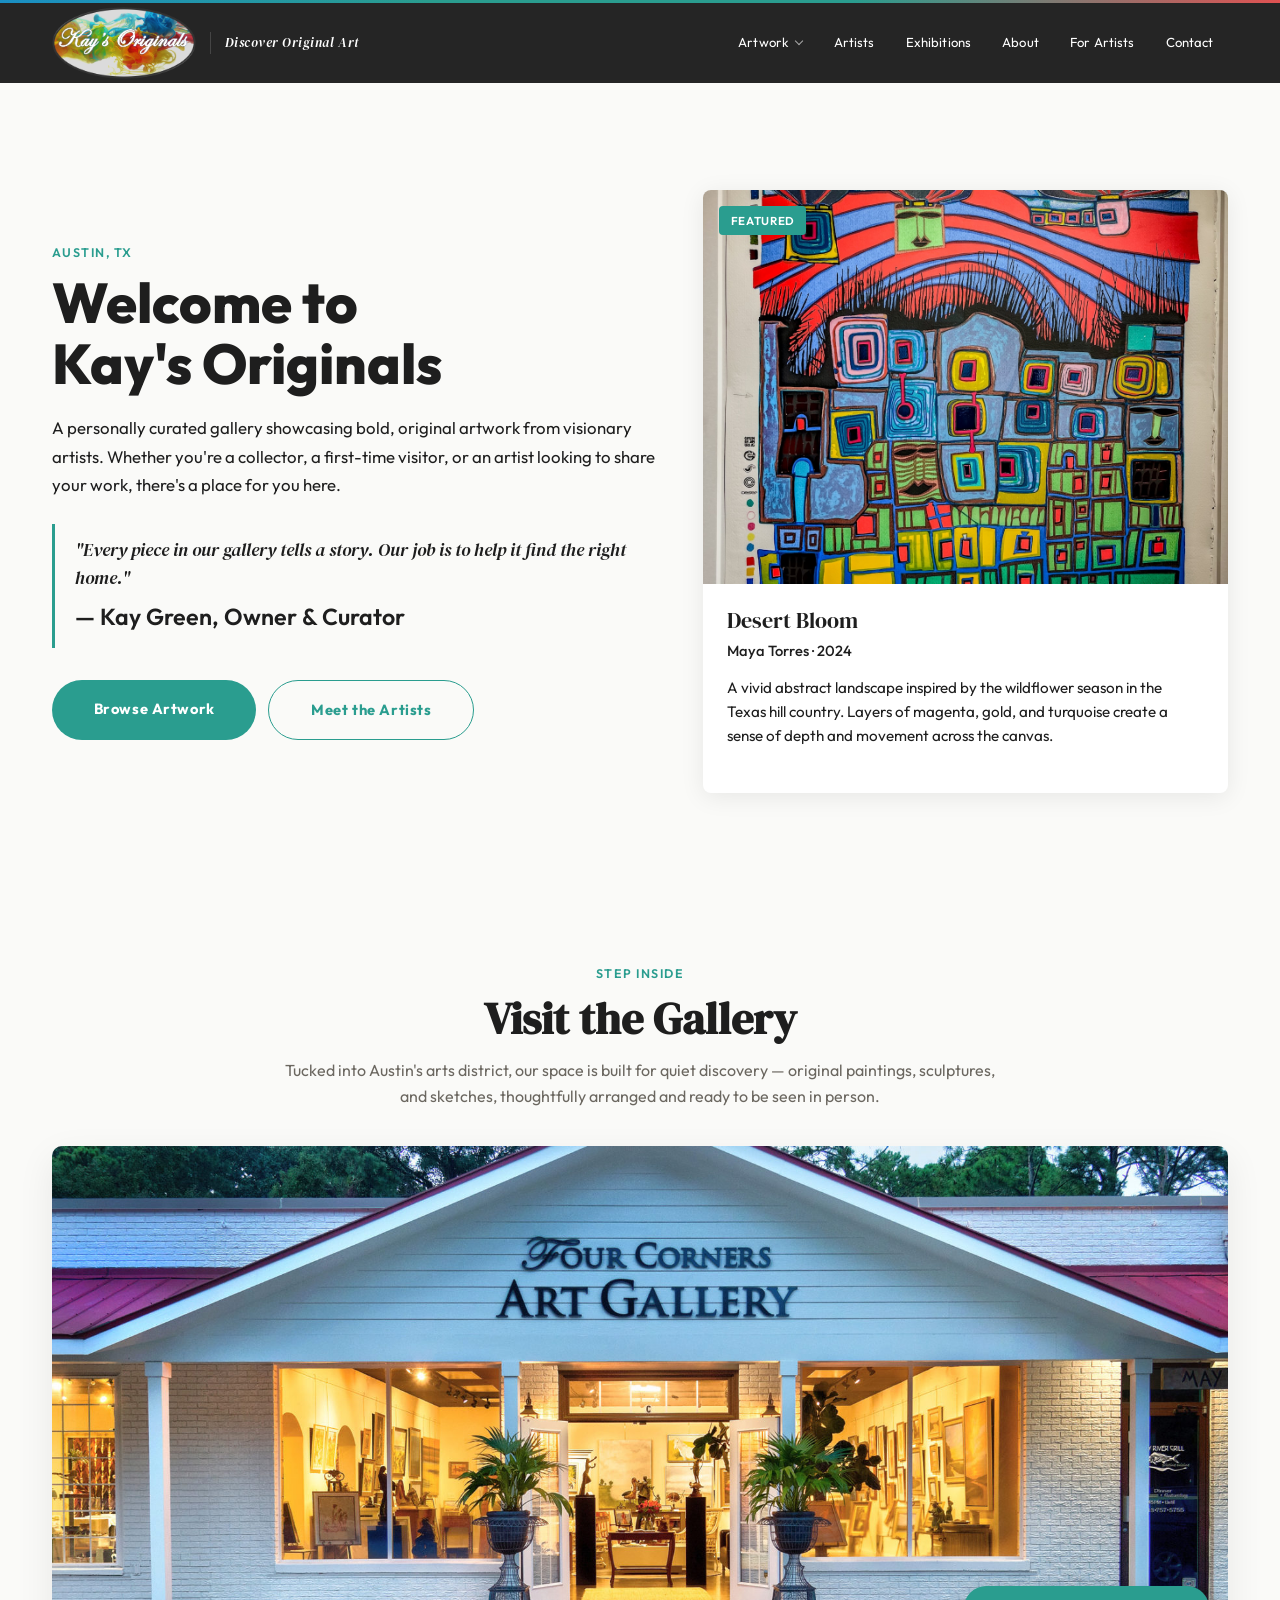
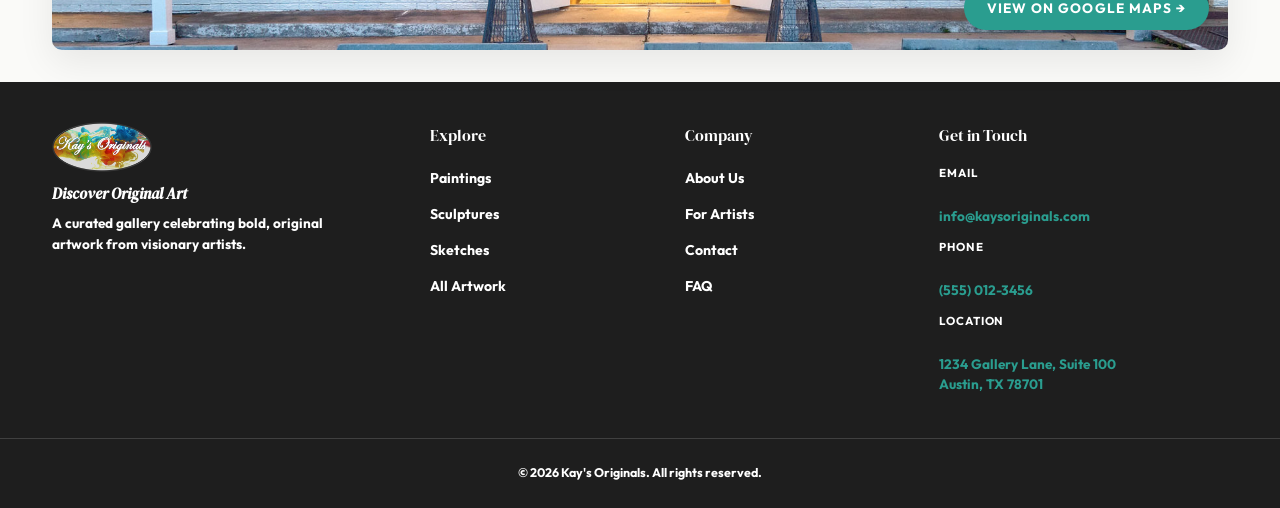
<file: index.html>
<!DOCTYPE html>
<!--
  ============================================================
  index.html — Kay's Originals homepage
  ------------------------------------------------------------
  The site's front door. Two main sections:
    1. Welcome — city label, headline, intro copy, Kay's quote,
       primary CTAs, and the featured artwork card (filled in by JS).
    2. Step Inside — invite-to-visit panel with the storefront photo.
  All pages share the same nav and footer, just the middle <main>
  changes. JavaScript runs from js/data.js + js/main.js at the bottom.
  ============================================================
-->
<html lang="en">
<head>
  <!-- Standard browser metadata: encoding + responsive viewport. -->
  <meta charset="UTF-8">
  <meta name="viewport" content="width=device-width, initial-scale=1.0">
  <title>Kay's Originals — Discover Original Art</title>
  <!-- Preconnect tells the browser to start the handshake with Google
       Fonts as early as possible so text renders faster. -->
  <link rel="preconnect" href="https://fonts.googleapis.com">
  <link rel="preconnect" href="https://fonts.gstatic.com" crossorigin>
  <!-- Brand fonts: DM Serif Display (headings) + Outfit (body). -->
  <link href="https://fonts.googleapis.com/css2?family=DM+Serif+Display:ital@0;1&family=Outfit:wght@300;400;500;600&display=swap" rel="stylesheet">
  <link rel="stylesheet" href="css/styles.css">
  <link rel="icon" href="images/favicon.png" type="image/png">

  <!-- SEO + social-share preview metadata. The og:* tags control how
       this page looks when pasted into iMessage, Slack, Facebook, etc. -->
  <meta name="description" content="Discover bold, original artwork from visionary artists at Kay's Originals gallery in Austin, TX.">
  <meta property="og:title" content="Kay's Originals — Original Art, Personally Curated">
  <meta property="og:description" content="Discover bold, original artwork from visionary artists at Kay's Originals gallery in Austin, TX.">
  <meta property="og:image" content="images/KaysOrigLogo.png">
  <meta property="og:type" content="website">
</head>

<!-- data-page is read by main.js to highlight the right nav link. -->
<body data-page="home">
  <!-- Accessibility: keyboard users tab here first to skip past the nav. -->
  <a href="#main-content" class="skip-link">Skip to main content</a>

  <!-- ===== COLOR BAR & NAV ===== -->
  <div class="color-bar"></div>
  <nav class="main-nav" id="mainNav">
    <div class="nav-inner">
      <a href="index.html" class="nav-brand">
        <img src="images/KaysOrigLogo.png" alt="Kay's Originals" class="nav-logo">
        <span class="nav-slogan">Discover Original Art</span>
      </a>
      <button class="hamburger" id="hamburger" aria-label="Open menu" aria-expanded="false">
        <span></span><span></span><span></span>
      </button>
      <ul class="nav-links" id="navLinks">
        <li class="has-dropdown">
          <a href="pages/gallery.html" class="dropdown-toggle nav-link" aria-haspopup="true" aria-expanded="false">Artwork</a>
          <ul class="dropdown" role="menu">
            <li><a href="pages/gallery.html" class="nav-link">All Artwork</a></li>
            <li><a href="pages/gallery.html?category=painting" class="nav-link">Paintings</a></li>
            <li><a href="pages/gallery.html?category=sculpture" class="nav-link">Sculptures</a></li>
            <li><a href="pages/gallery.html?category=sketch" class="nav-link">Sketches</a></li>
          </ul>
        </li>
        <li><a href="pages/artists.html" class="nav-link">Artists</a></li>
        <li><a href="pages/exhibitions.html" class="nav-link">Exhibitions</a></li>
        <li><a href="pages/about.html" class="nav-link">About</a></li>
        <li><a href="pages/consignment.html" class="nav-link">For Artists</a></li>
        <li><a href="pages/contact.html" class="nav-link">Contact</a></li>
      </ul>
    </div>
  </nav>

  <main id="main-content">
    <!-- ===== WELCOME (HERO) =====
         Big editorial intro. The featured-artwork card on the right
         is populated by main.js (it reads the artwork flagged
         featured: true in data.js). -->
    <section class="home-welcome">
      <div class="home-welcome-inner">
        <div class="home-welcome-text">
          <p class="home-label">Austin, TX</p>
          <h1>Welcome to<br>Kay's Originals</h1>
          <p class="home-intro">A personally curated gallery showcasing bold, original artwork from visionary artists. Whether you're a collector, a first-time visitor, or an artist looking to share your work, there's a place for you here.</p>
          <blockquote class="home-quote">
            <p>"Every piece in our gallery tells a story. Our job is to help it find the right home."</p>
            <cite>— Kay Green, Owner &amp; Curator</cite>
          </blockquote>
          <div class="home-quick-links">
            <a href="pages/gallery.html" class="btn btn-primary">Browse Artwork</a>
            <a href="pages/artists.html" class="btn btn-secondary">Meet the Artists</a>
          </div>
        </div>
        <div class="home-featured" id="homeFeaturedArtwork">
          <!-- Populated by JS: single featured artwork -->
        </div>
      </div>
    </section>

    <!-- ===== STEP INSIDE ===== -->
    <section class="home-interior">
      <div class="section-inner">
        <div class="home-interior-head">
          <p class="home-label">Step Inside</p>
          <h2>Visit the Gallery</h2>
          <p class="home-interior-sub">Tucked into Austin's arts district, our space is built for quiet discovery — original paintings, sculptures, and sketches, thoughtfully arranged and ready to be seen in person.</p>
        </div>
        <a href="https://maps.google.com/?q=1234+Gallery+Lane+Suite+100+Austin+TX+78701" target="_blank" rel="noopener" class="home-interior-media">
          <img src="images/gallery-front.jpg" alt="Kay's Originals gallery storefront in Austin, Texas" loading="lazy">
          <span class="home-interior-cta">View on Google Maps &rarr;</span>
        </a>
      </div>
    </section>

  </main>

  <!-- ===== FOOTER ===== -->
  <footer class="site-footer">
    <div class="footer-inner">
      <div class="footer-brand">
        <img src="images/KaysOrigLogo.png" alt="Kay's Originals" class="footer-logo">
        <p class="footer-slogan">Discover Original Art</p>
        <p class="footer-tagline">A curated gallery celebrating bold, original artwork from visionary artists.</p>
      </div>
      <div class="footer-links">
        <h4>Explore</h4>
        <ul>
          <li><a href="pages/gallery.html?category=painting">Paintings</a></li>
          <li><a href="pages/gallery.html?category=sculpture">Sculptures</a></li>
          <li><a href="pages/gallery.html?category=sketch">Sketches</a></li>
          <li><a href="pages/gallery.html">All Artwork</a></li>
        </ul>
      </div>
      <div class="footer-links">
        <h4>Company</h4>
        <ul>
          <li><a href="pages/about.html">About Us</a></li>
          <li><a href="pages/consignment.html">For Artists</a></li>
          <li><a href="pages/contact.html">Contact</a></li>
          <li><a href="pages/faq.html">FAQ</a></li>
        </ul>
      </div>
      <div class="footer-contact">
        <h4>Get in Touch</h4>
        <p><strong>Email</strong><br><a href="mailto:info@kaysoriginals.com">info@kaysoriginals.com</a></p>
        <p><strong>Phone</strong><br><a href="tel:+15550123456">(555) 012-3456</a></p>
        <p><strong>Location</strong><br><a href="https://maps.google.com/?q=1234+Gallery+Lane+Suite+100+Austin+TX+78701" target="_blank" rel="noopener">1234 Gallery Lane, Suite 100<br>Austin, TX 78701</a></p>
      </div>
    </div>
    <div class="footer-bottom">
      <p>&copy; 2026 Kay's Originals. All rights reserved.</p>
    </div>
  </footer>

  <!-- PAGE_BASE / IMAGE_BASE tell main.js how to build links and image
       paths from this page's location. On index.html (project root),
       links to detail pages need a "pages/" prefix and images need no
       prefix. Pages inside pages/ flip these to '' and '../'. -->
  <script>window.PAGE_BASE = 'pages/'; window.IMAGE_BASE = '';</script>
  <script src="js/data.js"></script>
  <script src="js/main.js"></script>
</body>
</html>
</file>
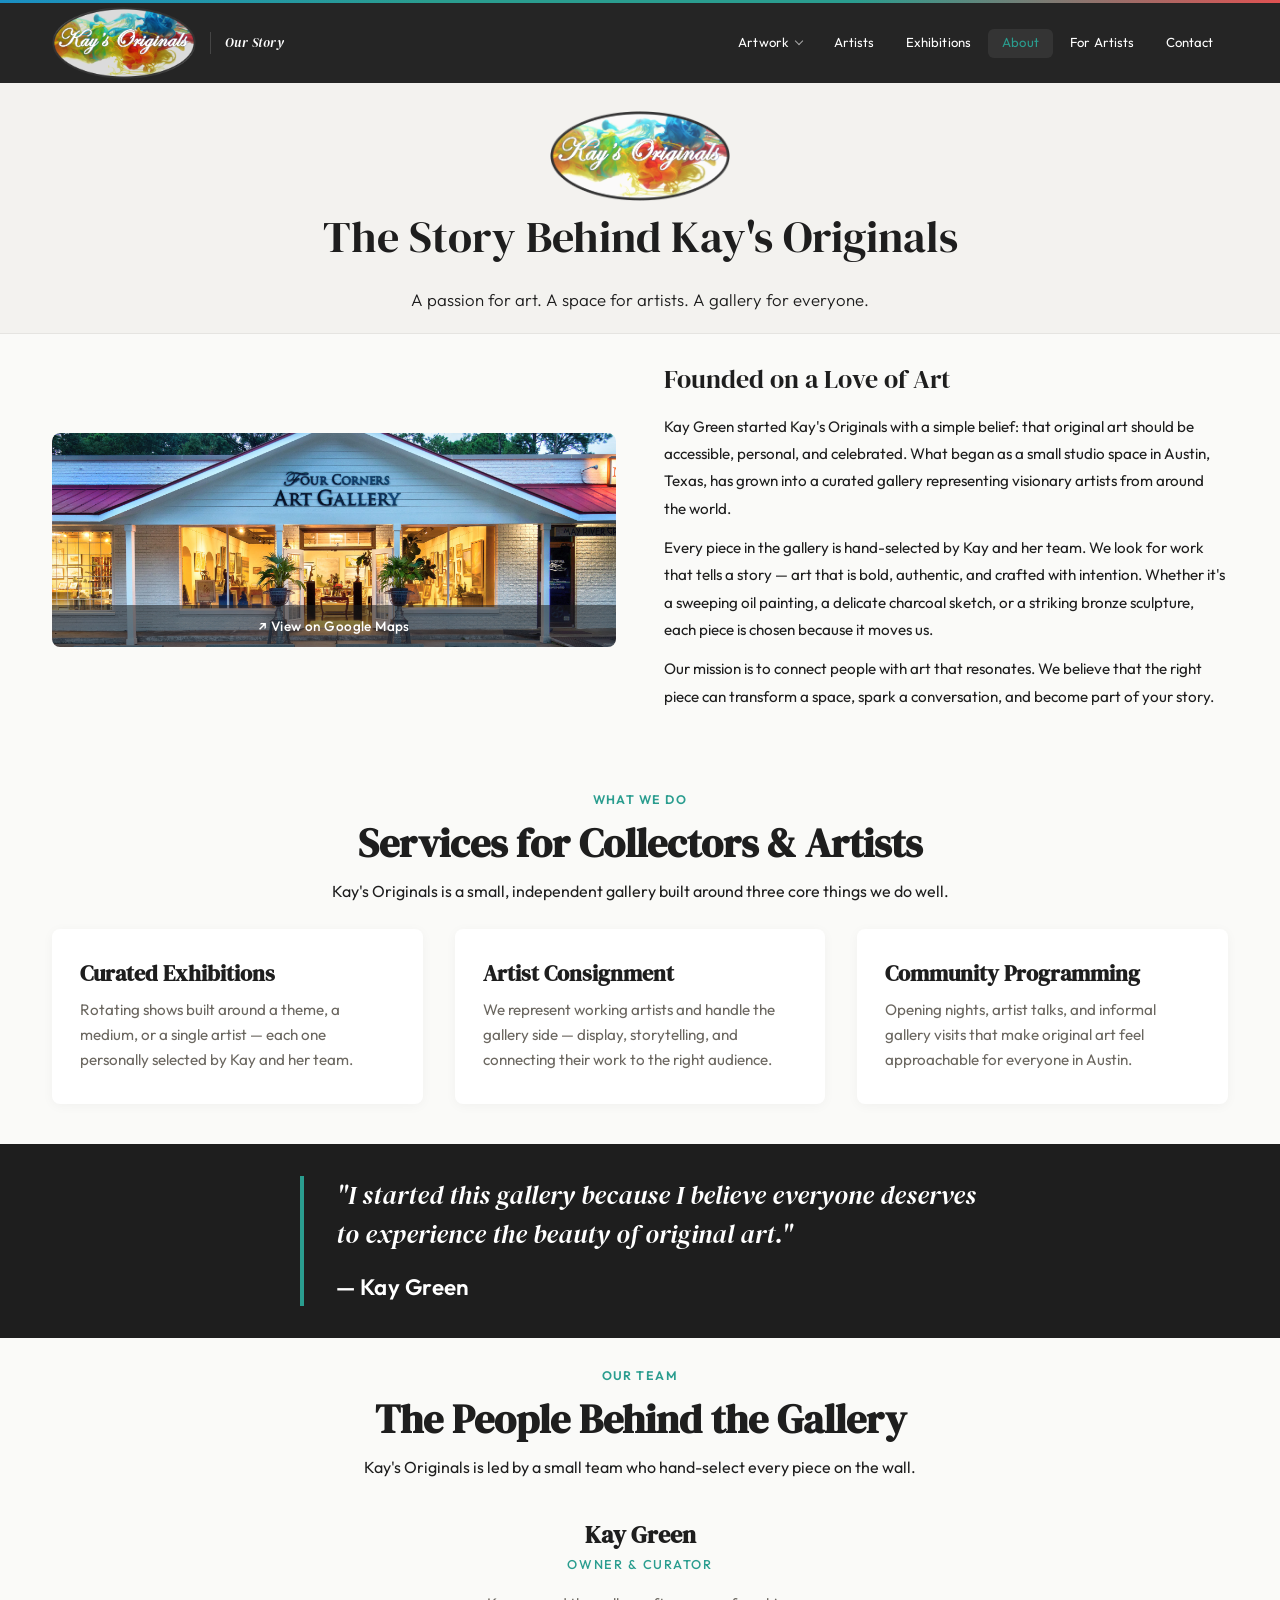
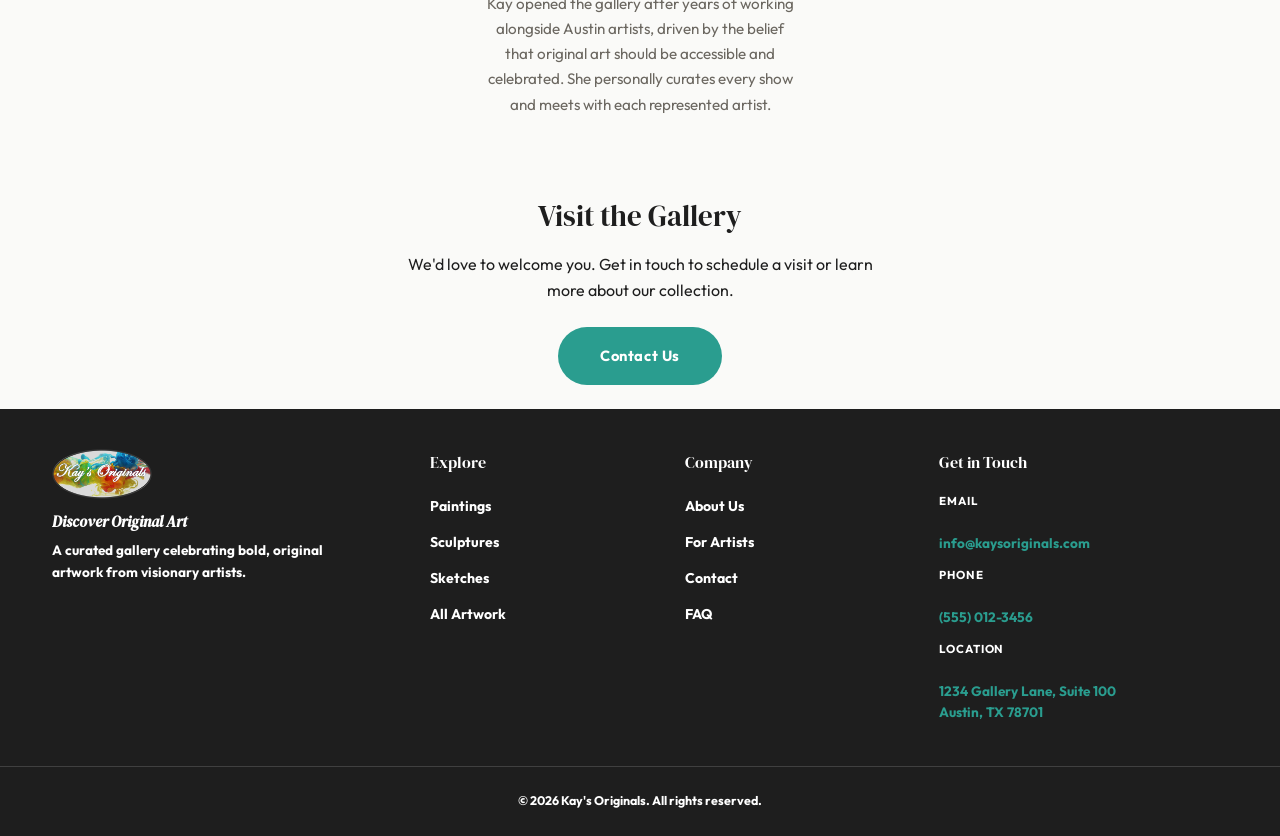
<file: pages/about.html>
<!DOCTYPE html>
<!--
  ============================================================
  pages/about.html — About the gallery
  ------------------------------------------------------------
  Static informational page. Tells visitors about Kay, the
  gallery's mission, what services we offer, and the leadership
  team. No JS-driven content — the markup below is the page.
  ============================================================
-->
<html lang="en">
<head>
  <meta charset="UTF-8">
  <meta name="viewport" content="width=device-width, initial-scale=1.0">
  <title>About — Kay's Originals</title>
  <link rel="preconnect" href="https://fonts.googleapis.com">
  <link rel="preconnect" href="https://fonts.gstatic.com" crossorigin>
  <link href="https://fonts.googleapis.com/css2?family=DM+Serif+Display:ital@0;1&family=Outfit:wght@300;400;500;600&display=swap" rel="stylesheet">
  <link rel="stylesheet" href="../css/styles.css">
  <link rel="icon" href="../images/favicon.png" type="image/png">
  <meta name="description" content="Learn about Kay's Originals gallery, owner & curator Kay Green, and our mission to connect people with original art in Austin, TX.">
  <meta property="og:title" content="About — Kay's Originals">
  <meta property="og:description" content="Learn about Kay's Originals gallery, owner & curator Kay Green, and our mission to connect people with original art in Austin, TX.">
  <meta property="og:image" content="../images/KaysOrigLogo.png">
  <meta property="og:type" content="website">
</head>
<body data-page="about">
  <a href="#main-content" class="skip-link">Skip to main content</a>

  <!-- ===== COLOR BAR & NAV ===== -->
  <div class="color-bar"></div>
  <nav class="main-nav" id="mainNav">
    <div class="nav-inner">
      <a href="../index.html" class="nav-brand">
        <img src="../images/KaysOrigLogo.png" alt="Kay's Originals" class="nav-logo">
        <span class="nav-slogan">Our Story</span>
      </a>
      <button class="hamburger" id="hamburger" aria-label="Open menu" aria-expanded="false">
        <span></span><span></span><span></span>
      </button>
      <ul class="nav-links" id="navLinks">
        <li class="has-dropdown">
          <a href="gallery.html" class="dropdown-toggle nav-link" aria-haspopup="true" aria-expanded="false">Artwork</a>
          <ul class="dropdown" role="menu">
            <li><a href="gallery.html" class="nav-link">All Artwork</a></li>
            <li><a href="gallery.html?category=painting" class="nav-link">Paintings</a></li>
            <li><a href="gallery.html?category=sculpture" class="nav-link">Sculptures</a></li>
            <li><a href="gallery.html?category=sketch" class="nav-link">Sketches</a></li>
          </ul>
        </li>
        <li><a href="artists.html" class="nav-link">Artists</a></li>
        <li><a href="exhibitions.html" class="nav-link">Exhibitions</a></li>
        <li><a href="about.html" class="nav-link">About</a></li>
        <li><a href="consignment.html" class="nav-link">For Artists</a></li>
        <li><a href="contact.html" class="nav-link">Contact</a></li>
      </ul>
    </div>
  </nav>

  <main id="main-content">
  <!-- ===== ABOUT HERO ===== -->
  <section class="about-hero">
    <div class="section-inner hero-center">
      <img src="../images/KaysOrigLogo.png" alt="Kay's Originals" class="hero-logo-img">
      <h1>The Story Behind Kay's Originals</h1>
      <p class="hero-subtitle">A passion for art. A space for artists. A gallery for everyone.</p>
    </div>
  </section>

  <!-- ===== ABOUT STORY ===== -->
  <section class="about-story">
    <div class="section-inner">
      <div class="about-two-col">
        <div class="about-image">
          <a href="https://maps.google.com/?q=Kay's+Originals+Austin+TX" target="_blank" rel="noopener" class="storefront-map-link">
            <img src="../images/gallery-front.jpg" alt="Kay's Originals gallery storefront">
            <span class="storefront-map-overlay">&#8599; View on Google Maps</span>
          </a>
        </div>
        <div class="about-text">
          <h2>Founded on a Love of Art</h2>
          <p>Kay Green started Kay's Originals with a simple belief: that original art should be accessible, personal, and celebrated. What began as a small studio space in Austin, Texas, has grown into a curated gallery representing visionary artists from around the world.</p>
          <p>Every piece in the gallery is hand-selected by Kay and her team. We look for work that tells a story — art that is bold, authentic, and crafted with intention. Whether it's a sweeping oil painting, a delicate charcoal sketch, or a striking bronze sculpture, each piece is chosen because it moves us.</p>
          <p>Our mission is to connect people with art that resonates. We believe that the right piece can transform a space, spark a conversation, and become part of your story.</p>
        </div>
      </div>
    </div>
  </section>

  <!-- ===== SERVICES ===== -->
  <section class="about-services">
    <div class="section-inner">
      <div class="about-services-head">
        <p class="home-label">What We Do</p>
        <h2>Services for Collectors &amp; Artists</h2>
        <p>Kay's Originals is a small, independent gallery built around three core things we do well.</p>
      </div>
      <div class="services-grid">
        <div class="service-item">
          <h3>Curated Exhibitions</h3>
          <p>Rotating shows built around a theme, a medium, or a single artist — each one personally selected by Kay and her team.</p>
        </div>
        <div class="service-item">
          <h3>Artist Consignment</h3>
          <p>We represent working artists and handle the gallery side — display, storytelling, and connecting their work to the right audience.</p>
        </div>
        <div class="service-item">
          <h3>Community Programming</h3>
          <p>Opening nights, artist talks, and informal gallery visits that make original art feel approachable for everyone in Austin.</p>
        </div>
      </div>
    </div>
  </section>

  <!-- ===== QUOTE ===== -->
  <section class="quote-section">
    <div class="section-inner">
      <blockquote class="founder-quote">
        <p>"I started this gallery because I believe everyone deserves to experience the beauty of original art."</p>
        <cite>— Kay Green</cite>
      </blockquote>
    </div>
  </section>

  <!-- ===== TEAM / LEADERSHIP ===== -->
  <section class="about-team">
    <div class="section-inner">
      <div class="about-team-head">
        <p class="home-label">Our Team</p>
        <h2>The People Behind the Gallery</h2>
        <p>Kay's Originals is led by a small team who hand-select every piece on the wall.</p>
      </div>
      <div class="team-grid">
        <div class="team-member">
          <h3>Kay Green</h3>
          <span class="team-role">Owner &amp; Curator</span>
          <p>Kay opened the gallery after years of working alongside Austin artists, driven by the belief that original art should be accessible and celebrated. She personally curates every show and meets with each represented artist.</p>
        </div>
      </div>
    </div>
  </section>

  <!-- ===== CTA ===== -->
  <section class="about-cta">
    <div class="section-inner hero-center">
      <h2>Visit the Gallery</h2>
      <p>We'd love to welcome you. Get in touch to schedule a visit or learn more about our collection.</p>
      <a href="contact.html" class="btn btn-primary">Contact Us</a>
    </div>
  </section>

  </main>

  <!-- ===== FOOTER ===== -->
  <footer class="site-footer">
    <div class="footer-inner">
      <div class="footer-brand">
        <img src="../images/KaysOrigLogo.png" alt="Kay's Originals" class="footer-logo">
        <p class="footer-slogan">Discover Original Art</p>
        <p class="footer-tagline">A curated gallery celebrating bold, original artwork from visionary artists.</p>
      </div>
      <div class="footer-links">
        <h4>Explore</h4>
        <ul>
          <li><a href="gallery.html?category=painting">Paintings</a></li>
          <li><a href="gallery.html?category=sculpture">Sculptures</a></li>
          <li><a href="gallery.html?category=sketch">Sketches</a></li>
          <li><a href="gallery.html">All Artwork</a></li>
        </ul>
      </div>
      <div class="footer-links">
        <h4>Company</h4>
        <ul>
          <li><a href="about.html">About Us</a></li>
          <li><a href="consignment.html">For Artists</a></li>
          <li><a href="contact.html">Contact</a></li>
          <li><a href="faq.html">FAQ</a></li>
        </ul>
      </div>
      <div class="footer-contact">
        <h4>Get in Touch</h4>
        <p><strong>Email</strong><br><a href="mailto:info@kaysoriginals.com">info@kaysoriginals.com</a></p>
        <p><strong>Phone</strong><br><a href="tel:+15550123456">(555) 012-3456</a></p>
        <p><strong>Location</strong><br><a href="https://maps.google.com/?q=1234+Gallery+Lane+Suite+100+Austin+TX+78701" target="_blank" rel="noopener">1234 Gallery Lane, Suite 100<br>Austin, TX 78701</a></p>
      </div>
    </div>
    <div class="footer-bottom">
      <p>&copy; 2026 Kay's Originals. All rights reserved.</p>
    </div>
  </footer>

  <script>window.PAGE_BASE = '';</script>
  <script>window.IMAGE_BASE = '../';</script>
  <script src="../js/data.js"></script>
  <script src="../js/main.js"></script>
</body>
</html>
</file>
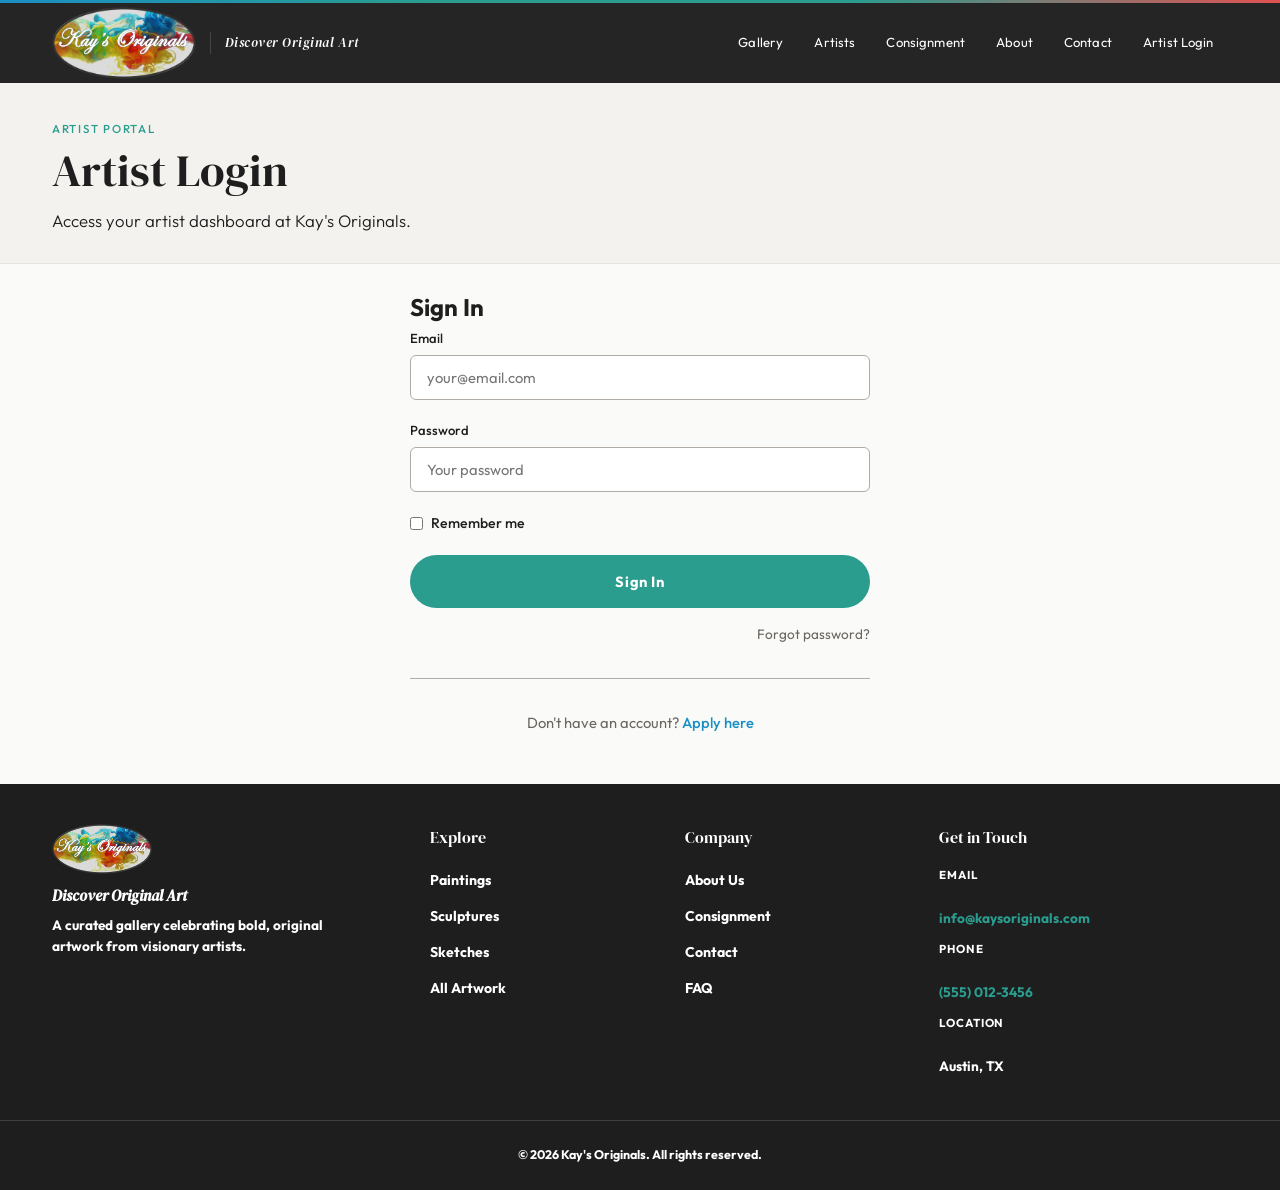
<file: pages/artist-login.html>
<!DOCTYPE html>
<html lang="en">
<head>
  <meta charset="UTF-8">
  <meta name="viewport" content="width=device-width, initial-scale=1.0">
  <title>Artist Login — Kay's Originals</title>
  <link rel="preconnect" href="https://fonts.googleapis.com">
  <link rel="preconnect" href="https://fonts.gstatic.com" crossorigin>
  <link href="https://fonts.googleapis.com/css2?family=DM+Serif+Display:ital@0;1&family=Outfit:wght@300;400;500;600&display=swap" rel="stylesheet">
  <link rel="stylesheet" href="../css/styles.css">
  <link rel="icon" href="../images/favicon.png" type="image/png">
  <meta name="description" content="Sign in to your artist dashboard at Kay's Originals gallery.">
  <meta property="og:title" content="Artist Login — Kay's Originals">
  <meta property="og:description" content="Sign in to your artist dashboard at Kay's Originals gallery.">
  <meta property="og:image" content="../images/KaysOrigLogo.png">
  <meta property="og:type" content="website">
</head>
<body data-page="artist-login">
  <a href="#main-content" class="skip-link">Skip to main content</a>

  <!-- ===== COLOR BAR & NAV ===== -->
  <div class="color-bar"></div>
  <nav class="main-nav" id="mainNav">
    <div class="nav-inner">
      <a href="../index.html" class="nav-brand">
        <img src="../images/KaysOrigLogo.png" alt="Kay's Originals" class="nav-logo">
        <span class="nav-slogan">Discover Original Art</span>
      </a>
      <button class="hamburger" id="hamburger" aria-label="Open menu" aria-expanded="false">
        <span></span><span></span><span></span>
      </button>
      <ul class="nav-links" id="navLinks">
        <li><a href="gallery.html" class="nav-link">Gallery</a></li>
        <li><a href="artists.html" class="nav-link">Artists</a></li>
        <li><a href="consignment.html" class="nav-link">Consignment</a></li>
        <li><a href="about.html" class="nav-link">About</a></li>
        <li><a href="contact.html" class="nav-link">Contact</a></li>
        <li><a href="artist-login.html" class="nav-link nav-link-login">Artist Login</a></li>
      </ul>
    </div>
  </nav>

  <main id="main-content">

  <!-- ===== PAGE HEADER ===== -->
  <section class="page-hero">
    <div class="section-inner">
      <span class="page-label">Artist Portal</span>
      <h1>Artist Login</h1>
      <p class="hero-subtitle">Access your artist dashboard at Kay's Originals.</p>
    </div>
  </section>

  <!-- ===== LOGIN FORM ===== -->
  <section class="page-content">
    <div class="section-inner">
      <div style="max-width: 460px; margin: 0 auto;">

        <div class="contact-form">
          <h2>Sign In</h2>
          <form id="artistLoginForm">

            <div class="form-group">
              <label for="loginEmail">Email</label>
              <input type="email" id="loginEmail" name="email" required placeholder="your@email.com">
            </div>

            <div class="form-group">
              <label for="loginPassword">Password</label>
              <input type="password" id="loginPassword" name="password" required placeholder="Your password">
            </div>

            <div class="form-group" style="display: flex; align-items: center; gap: 0.5rem;">
              <input type="checkbox" id="loginRemember" name="remember" style="width: auto;">
              <label for="loginRemember" style="margin-bottom: 0; font-size: 0.88rem;">Remember me</label>
            </div>

            <button type="submit" class="btn btn-primary" style="width: 100%;">Sign In</button>

            <div id="loginSuccess" class="form-success" style="display:none;">
              <p>Signed in successfully. Redirecting to your dashboard...</p>
            </div>

          </form>

          <p style="text-align: right; margin-top: 0.75rem;">
            <a href="#" style="font-size: 0.85rem; color: var(--text-secondary);">Forgot password?</a>
          </p>

          <hr style="border: none; border-top: 1px solid var(--mid-gray); margin: 2rem 0;">

          <p style="text-align: center; font-size: 0.92rem; color: var(--text-secondary);">
            Don't have an account? <a href="artist-signup.html" style="color: var(--blue); font-weight: 500;">Apply here</a>
          </p>
        </div>

      </div>
    </div>
  </section>

  </main>

  <!-- ===== FOOTER ===== -->
  <footer class="site-footer">
    <div class="footer-inner">
      <div class="footer-brand">
        <img src="../images/KaysOrigLogo.png" alt="Kay's Originals" class="footer-logo">
        <p class="footer-slogan">Discover Original Art</p>
        <p class="footer-tagline">A curated gallery celebrating bold, original artwork from visionary artists.</p>
      </div>
      <div class="footer-links">
        <h4>Explore</h4>
        <ul>
          <li><a href="gallery.html?category=painting">Paintings</a></li>
          <li><a href="gallery.html?category=sculpture">Sculptures</a></li>
          <li><a href="gallery.html?category=sketch">Sketches</a></li>
          <li><a href="gallery.html">All Artwork</a></li>
        </ul>
      </div>
      <div class="footer-links">
        <h4>Company</h4>
        <ul>
          <li><a href="about.html">About Us</a></li>
          <li><a href="consignment.html">Consignment</a></li>
          <li><a href="contact.html">Contact</a></li>
          <li><a href="faq.html">FAQ</a></li>
        </ul>
      </div>
      <div class="footer-contact">
        <h4>Get in Touch</h4>
        <p><strong>Email</strong><br><a href="mailto:info@kaysoriginals.com">info@kaysoriginals.com</a></p>
        <p><strong>Phone</strong><br><a href="tel:+15550123456">(555) 012-3456</a></p>
        <p><strong>Location</strong><br>Austin, TX</p>
      </div>
    </div>
    <div class="footer-bottom">
      <p>&copy; 2026 Kay's Originals. All rights reserved.</p>
    </div>
  </footer>

  <script>window.PAGE_BASE = '';</script>
  <script src="../js/data.js"></script>
  <script src="../js/main.js"></script>
</body>
</html>
</file>
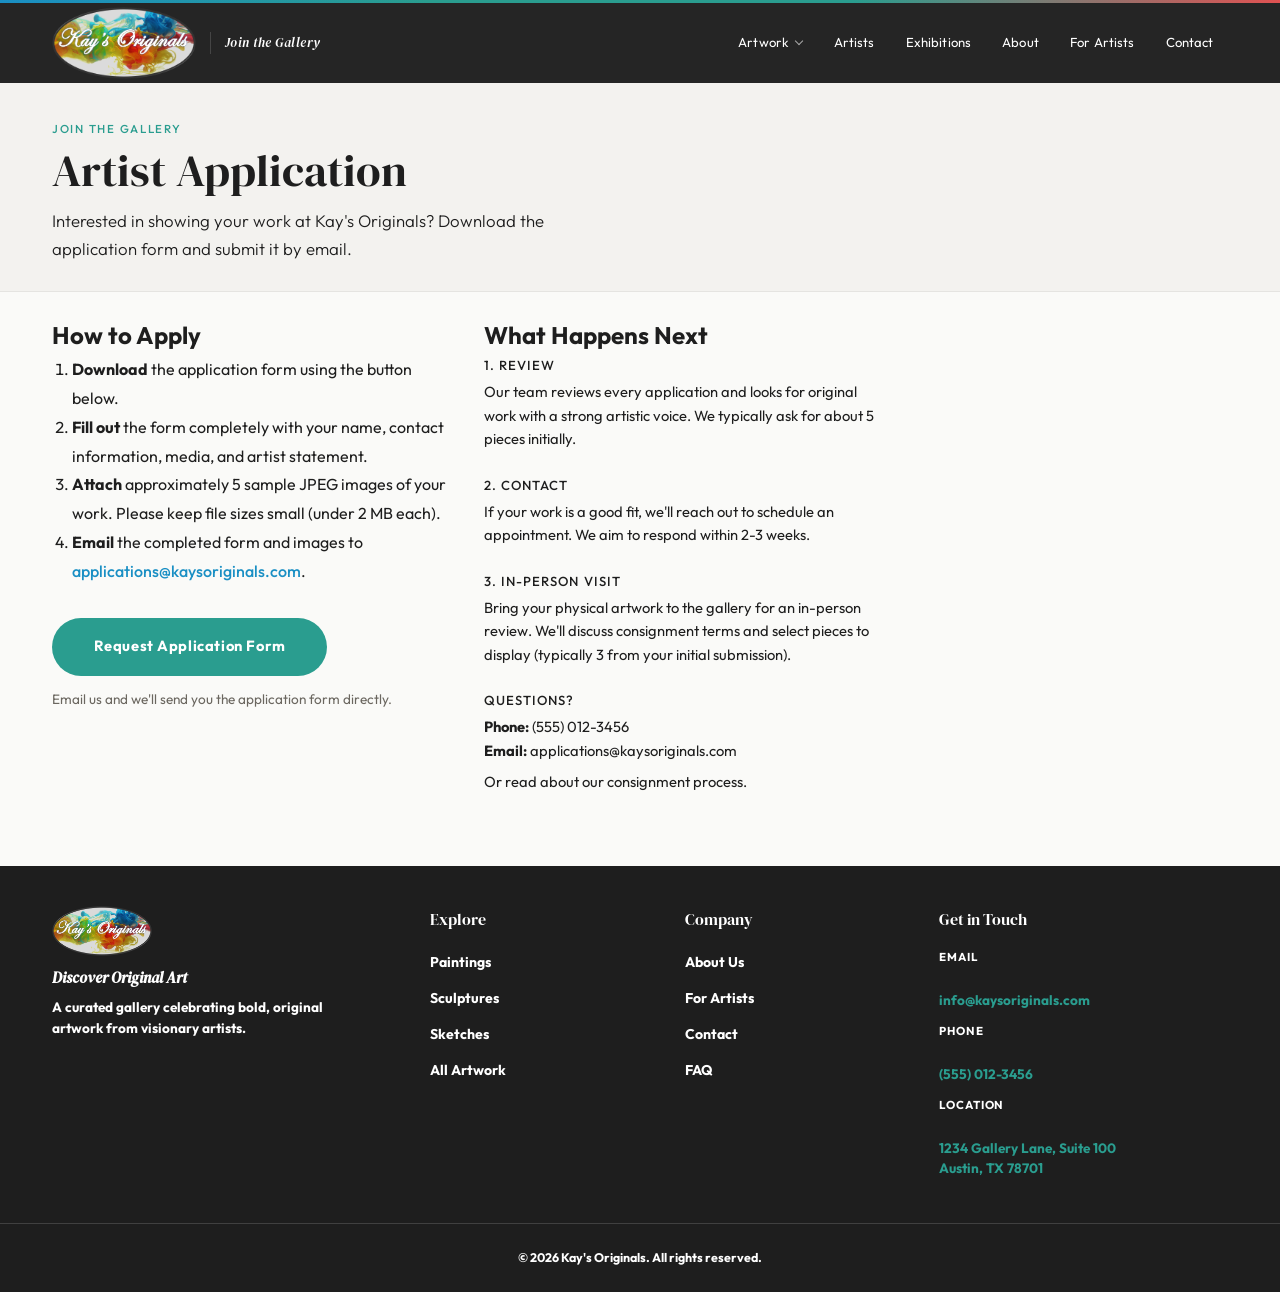
<file: pages/artist-signup.html>
<!DOCTYPE html>
<!--
  ============================================================
  pages/artist-signup.html — Artist application form
  ------------------------------------------------------------
  Long-form artist application reachable from the consignment /
  For Artists page. Static form (no JS validation today).
  Note: this page currently has a slightly different/legacy nav
  treatment — flagged in docs/known-issues.md for alignment.
  ============================================================
-->
<html lang="en">
<head>
  <meta charset="UTF-8">
  <meta name="viewport" content="width=device-width, initial-scale=1.0">
  <title>Artist Application — Kay's Originals</title>
  <link rel="preconnect" href="https://fonts.googleapis.com">
  <link rel="preconnect" href="https://fonts.gstatic.com" crossorigin>
  <link href="https://fonts.googleapis.com/css2?family=DM+Serif+Display:ital@0;1&family=Outfit:wght@300;400;500;600&display=swap" rel="stylesheet">
  <link rel="stylesheet" href="../css/styles.css">
  <link rel="icon" href="../images/favicon.png" type="image/png">
  <meta name="description" content="Apply to show your artwork at Kay's Originals gallery in Austin, TX. Submit your artist profile and portfolio for review.">
  <meta property="og:title" content="Artist Sign Up — Kay's Originals">
  <meta property="og:description" content="Apply to show your artwork at Kay's Originals gallery in Austin, TX.">
  <meta property="og:image" content="../images/KaysOrigLogo.png">
  <meta property="og:type" content="website">
</head>
<body data-page="artist-signup">
  <a href="#main-content" class="skip-link">Skip to main content</a>

  <!-- ===== COLOR BAR & NAV ===== -->
  <div class="color-bar"></div>
  <nav class="main-nav" id="mainNav">
    <div class="nav-inner">
      <a href="../index.html" class="nav-brand">
        <img src="../images/KaysOrigLogo.png" alt="Kay's Originals" class="nav-logo">
        <span class="nav-slogan">Join the Gallery</span>
      </a>
      <button class="hamburger" id="hamburger" aria-label="Open menu" aria-expanded="false">
        <span></span><span></span><span></span>
      </button>
      <ul class="nav-links" id="navLinks">
        <li class="has-dropdown">
          <a href="gallery.html" class="dropdown-toggle nav-link" aria-haspopup="true" aria-expanded="false">Artwork</a>
          <ul class="dropdown" role="menu">
            <li><a href="gallery.html" class="nav-link">All Artwork</a></li>
            <li><a href="gallery.html?category=painting" class="nav-link">Paintings</a></li>
            <li><a href="gallery.html?category=sculpture" class="nav-link">Sculptures</a></li>
            <li><a href="gallery.html?category=sketch" class="nav-link">Sketches</a></li>
          </ul>
        </li>
        <li><a href="artists.html" class="nav-link">Artists</a></li>
        <li><a href="exhibitions.html" class="nav-link">Exhibitions</a></li>
        <li><a href="about.html" class="nav-link">About</a></li>
        <li><a href="consignment.html" class="nav-link">For Artists</a></li>
        <li><a href="contact.html" class="nav-link">Contact</a></li>
      </ul>
    </div>
  </nav>

  <main id="main-content">

  <!-- ===== PAGE HEADER ===== -->
  <section class="page-hero">
    <div class="section-inner">
      <span class="page-label">Join the Gallery</span>
      <h1>Artist Application</h1>
      <p class="hero-subtitle">Interested in showing your work at Kay's Originals? Download the application form and submit it by email.</p>
    </div>
  </section>

  <!-- ===== APPLICATION INFO ===== -->
  <section class="page-content">
    <div class="section-inner">
      <div class="contact-layout">

        <div class="contact-form">
          <h2>How to Apply</h2>
          <ol class="tight-list">
            <li><strong>Download</strong> the application form using the button below.</li>
            <li><strong>Fill out</strong> the form completely with your name, contact information, media, and artist statement.</li>
            <li><strong>Attach</strong> approximately 5 sample JPEG images of your work. Please keep file sizes small (under 2 MB each).</li>
            <li><strong>Email</strong> the completed form and images to <a href="mailto:applications@kaysoriginals.com" class="email-link">applications@kaysoriginals.com</a>.</li>
          </ol>
          <a href="mailto:applications@kaysoriginals.com?subject=Artist Application Request" class="btn btn-primary">Request Application Form</a>
          <p class="helper-text">Email us and we'll send you the application form directly.</p>
        </div>

        <div class="contact-info">
          <h2>What Happens Next</h2>
          <div class="info-block">
            <h4>1. Review</h4>
            <p>Our team reviews every application and looks for original work with a strong artistic voice. We typically ask for about 5 pieces initially.</p>
          </div>
          <div class="info-block">
            <h4>2. Contact</h4>
            <p>If your work is a good fit, we'll reach out to schedule an appointment. We aim to respond within 2-3 weeks.</p>
          </div>
          <div class="info-block">
            <h4>3. In-Person Visit</h4>
            <p>Bring your physical artwork to the gallery for an in-person review. We'll discuss consignment terms and select pieces to display (typically 3 from your initial submission).</p>
          </div>
          <div class="info-block">
            <h4>Questions?</h4>
            <p><strong>Phone:</strong> <a href="tel:+15550123456">(555) 012-3456</a><br>
               <strong>Email:</strong> <a href="mailto:applications@kaysoriginals.com">applications@kaysoriginals.com</a></p>
            <p class="helper-text-sm">Or read about our <a href="consignment.html">consignment process</a>.</p>
          </div>
        </div>

      </div>
    </div>
  </section>

  </main>

  <!-- ===== FOOTER ===== -->
  <footer class="site-footer">
    <div class="footer-inner">
      <div class="footer-brand">
        <img src="../images/KaysOrigLogo.png" alt="Kay's Originals" class="footer-logo">
        <p class="footer-slogan">Discover Original Art</p>
        <p class="footer-tagline">A curated gallery celebrating bold, original artwork from visionary artists.</p>
      </div>
      <div class="footer-links">
        <h4>Explore</h4>
        <ul>
          <li><a href="gallery.html?category=painting">Paintings</a></li>
          <li><a href="gallery.html?category=sculpture">Sculptures</a></li>
          <li><a href="gallery.html?category=sketch">Sketches</a></li>
          <li><a href="gallery.html">All Artwork</a></li>
        </ul>
      </div>
      <div class="footer-links">
        <h4>Company</h4>
        <ul>
          <li><a href="about.html">About Us</a></li>
          <li><a href="consignment.html">For Artists</a></li>
          <li><a href="contact.html">Contact</a></li>
          <li><a href="faq.html">FAQ</a></li>
        </ul>
      </div>
      <div class="footer-contact">
        <h4>Get in Touch</h4>
        <p><strong>Email</strong><br><a href="mailto:info@kaysoriginals.com">info@kaysoriginals.com</a></p>
        <p><strong>Phone</strong><br><a href="tel:+15550123456">(555) 012-3456</a></p>
        <p><strong>Location</strong><br><a href="https://maps.google.com/?q=1234+Gallery+Lane+Suite+100+Austin+TX+78701" target="_blank" rel="noopener">1234 Gallery Lane, Suite 100<br>Austin, TX 78701</a></p>
      </div>
    </div>
    <div class="footer-bottom">
      <p>&copy; 2026 Kay's Originals. All rights reserved.</p>
    </div>
  </footer>

  <script>window.PAGE_BASE = '';</script>
  <script>window.IMAGE_BASE = '../';</script>
  <script src="../js/data.js"></script>
  <script src="../js/main.js"></script>
</body>
</html>
</file>
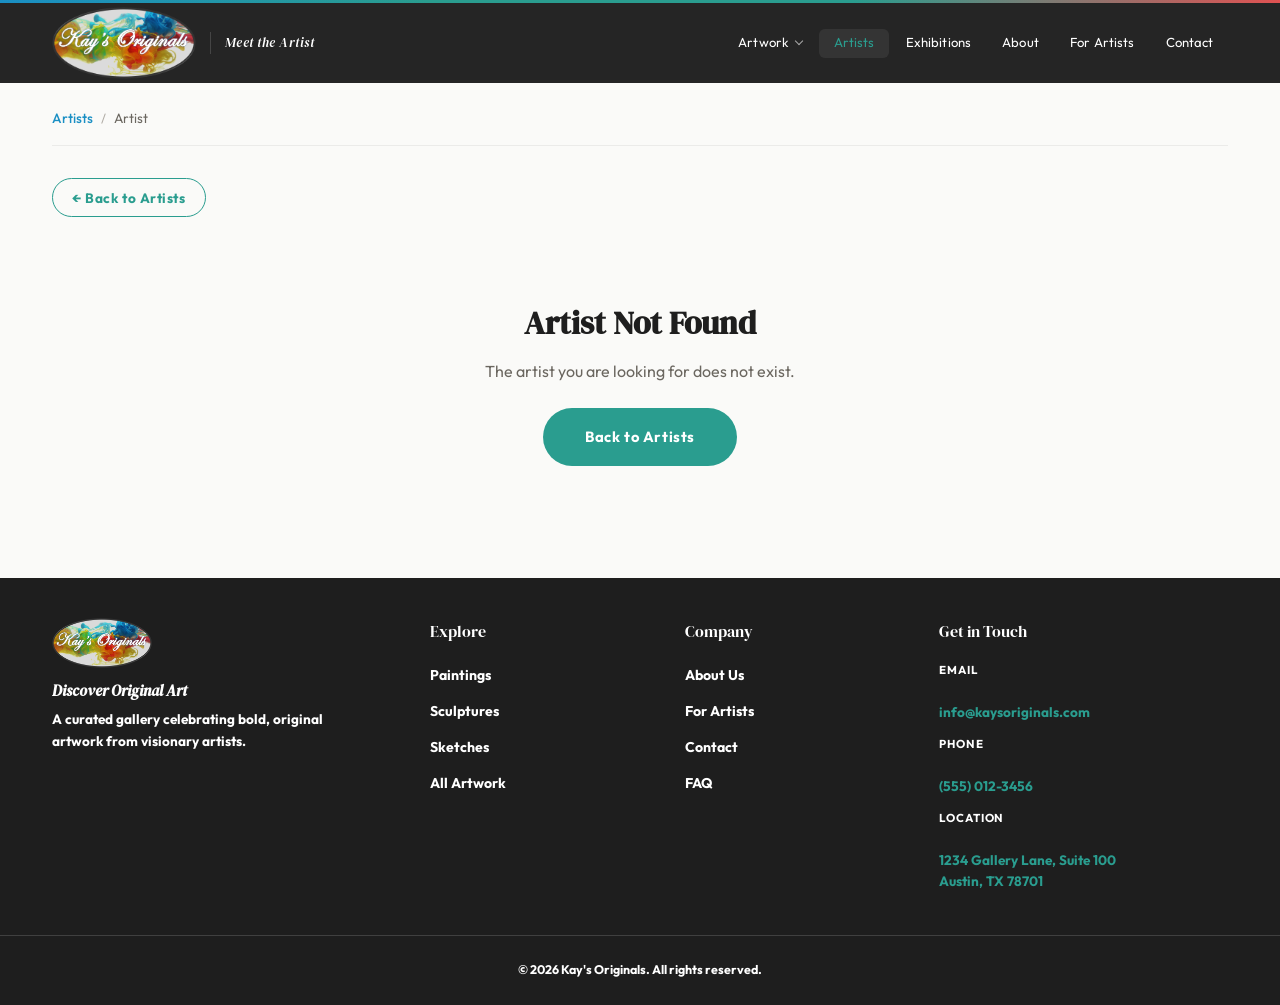
<file: pages/artist.html>
<!DOCTYPE html>
<!--
  ============================================================
  pages/artist.html — Single artist profile (dynamic)
  ------------------------------------------------------------
  Shown via URL like artist.html?id=monet. main.js reads the id,
  looks up the matching artist in KaysData, and fills in the hero
  banner (photo or monogram + bio), the "Works in Gallery" grid,
  and any exhibitions the artist is part of. If the id is missing
  or invalid, a "Not Found" message is shown instead.
  ============================================================
-->
<html lang="en">
<head>
  <meta charset="UTF-8">
  <meta name="viewport" content="width=device-width, initial-scale=1.0">
  <title>Artist — Kay's Originals</title>
  <link rel="preconnect" href="https://fonts.googleapis.com">
  <link rel="preconnect" href="https://fonts.gstatic.com" crossorigin>
  <link href="https://fonts.googleapis.com/css2?family=DM+Serif+Display:ital@0;1&family=Outfit:wght@300;400;500;600&display=swap" rel="stylesheet">
  <link rel="stylesheet" href="../css/styles.css">
  <link rel="icon" href="../images/favicon.png" type="image/png">
  <meta name="description" content="Learn about this artist at Kay's Originals gallery.">
  <meta property="og:title" content="Artist — Kay's Originals">
  <meta property="og:description" content="Learn about this artist at Kay's Originals gallery.">
  <meta property="og:image" content="../images/KaysOrigLogo.png">
  <meta property="og:type" content="website">
</head>
<body data-page="artists">
  <a href="#main-content" class="skip-link">Skip to main content</a>

  <!-- ===== COLOR BAR & NAV ===== -->
  <div class="color-bar"></div>
  <nav class="main-nav" id="mainNav">
    <div class="nav-inner">
      <a href="../index.html" class="nav-brand">
        <img src="../images/KaysOrigLogo.png" alt="Kay's Originals" class="nav-logo">
        <span class="nav-slogan">Meet the Artist</span>
      </a>
      <button class="hamburger" id="hamburger" aria-label="Open menu" aria-expanded="false">
        <span></span><span></span><span></span>
      </button>
      <ul class="nav-links" id="navLinks">
        <li class="has-dropdown">
          <a href="gallery.html" class="dropdown-toggle nav-link" aria-haspopup="true" aria-expanded="false">Artwork</a>
          <ul class="dropdown" role="menu">
            <li><a href="gallery.html" class="nav-link">All Artwork</a></li>
            <li><a href="gallery.html?category=painting" class="nav-link">Paintings</a></li>
            <li><a href="gallery.html?category=sculpture" class="nav-link">Sculptures</a></li>
            <li><a href="gallery.html?category=sketch" class="nav-link">Sketches</a></li>
          </ul>
        </li>
        <li><a href="artists.html" class="nav-link">Artists</a></li>
        <li><a href="exhibitions.html" class="nav-link">Exhibitions</a></li>
        <li><a href="about.html" class="nav-link">About</a></li>
        <li><a href="consignment.html" class="nav-link">For Artists</a></li>
        <li><a href="contact.html" class="nav-link">Contact</a></li>
      </ul>
    </div>
  </nav>

  <main id="main-content">
  <!-- ===== BREADCRUMBS & DETAIL ===== -->
  <section class="page-content">
    <div class="section-inner">
      <nav class="breadcrumbs" aria-label="Breadcrumb">
        <a href="artists.html" class="breadcrumb-link">Artists</a>
        <span class="breadcrumb-sep" aria-hidden="true">/</span>
        <span class="breadcrumb-current" id="breadcrumbTitle">Artist</span>
      </nav>
      <a href="javascript:history.back()" class="btn btn-secondary back-btn">&larr; Back to Artists</a>
      <div id="artistDetail"></div>
    </div>
  </section>
  </main>

  <!-- ===== FOOTER ===== -->
  <footer class="site-footer">
    <div class="footer-inner">
      <div class="footer-brand">
        <img src="../images/KaysOrigLogo.png" alt="Kay's Originals" class="footer-logo">
        <p class="footer-slogan">Discover Original Art</p>
        <p class="footer-tagline">A curated gallery celebrating bold, original artwork from visionary artists.</p>
      </div>
      <div class="footer-links">
        <h4>Explore</h4>
        <ul>
          <li><a href="gallery.html?category=painting">Paintings</a></li>
          <li><a href="gallery.html?category=sculpture">Sculptures</a></li>
          <li><a href="gallery.html?category=sketch">Sketches</a></li>
          <li><a href="gallery.html">All Artwork</a></li>
        </ul>
      </div>
      <div class="footer-links">
        <h4>Company</h4>
        <ul>
          <li><a href="about.html">About Us</a></li>
          <li><a href="consignment.html">For Artists</a></li>
          <li><a href="contact.html">Contact</a></li>
          <li><a href="faq.html">FAQ</a></li>
        </ul>
      </div>
      <div class="footer-contact">
        <h4>Get in Touch</h4>
        <p><strong>Email</strong><br><a href="mailto:info@kaysoriginals.com">info@kaysoriginals.com</a></p>
        <p><strong>Phone</strong><br><a href="tel:+15550123456">(555) 012-3456</a></p>
        <p><strong>Location</strong><br><a href="https://maps.google.com/?q=1234+Gallery+Lane+Suite+100+Austin+TX+78701" target="_blank" rel="noopener">1234 Gallery Lane, Suite 100<br>Austin, TX 78701</a></p>
      </div>
    </div>
    <div class="footer-bottom">
      <p>&copy; 2026 Kay's Originals. All rights reserved.</p>
    </div>
  </footer>

  <script>window.PAGE_BASE = ''; window.IMAGE_BASE = '../';</script>
  <script src="../js/data.js"></script>
  <script src="../js/main.js"></script>
</body>
</html>
</file>
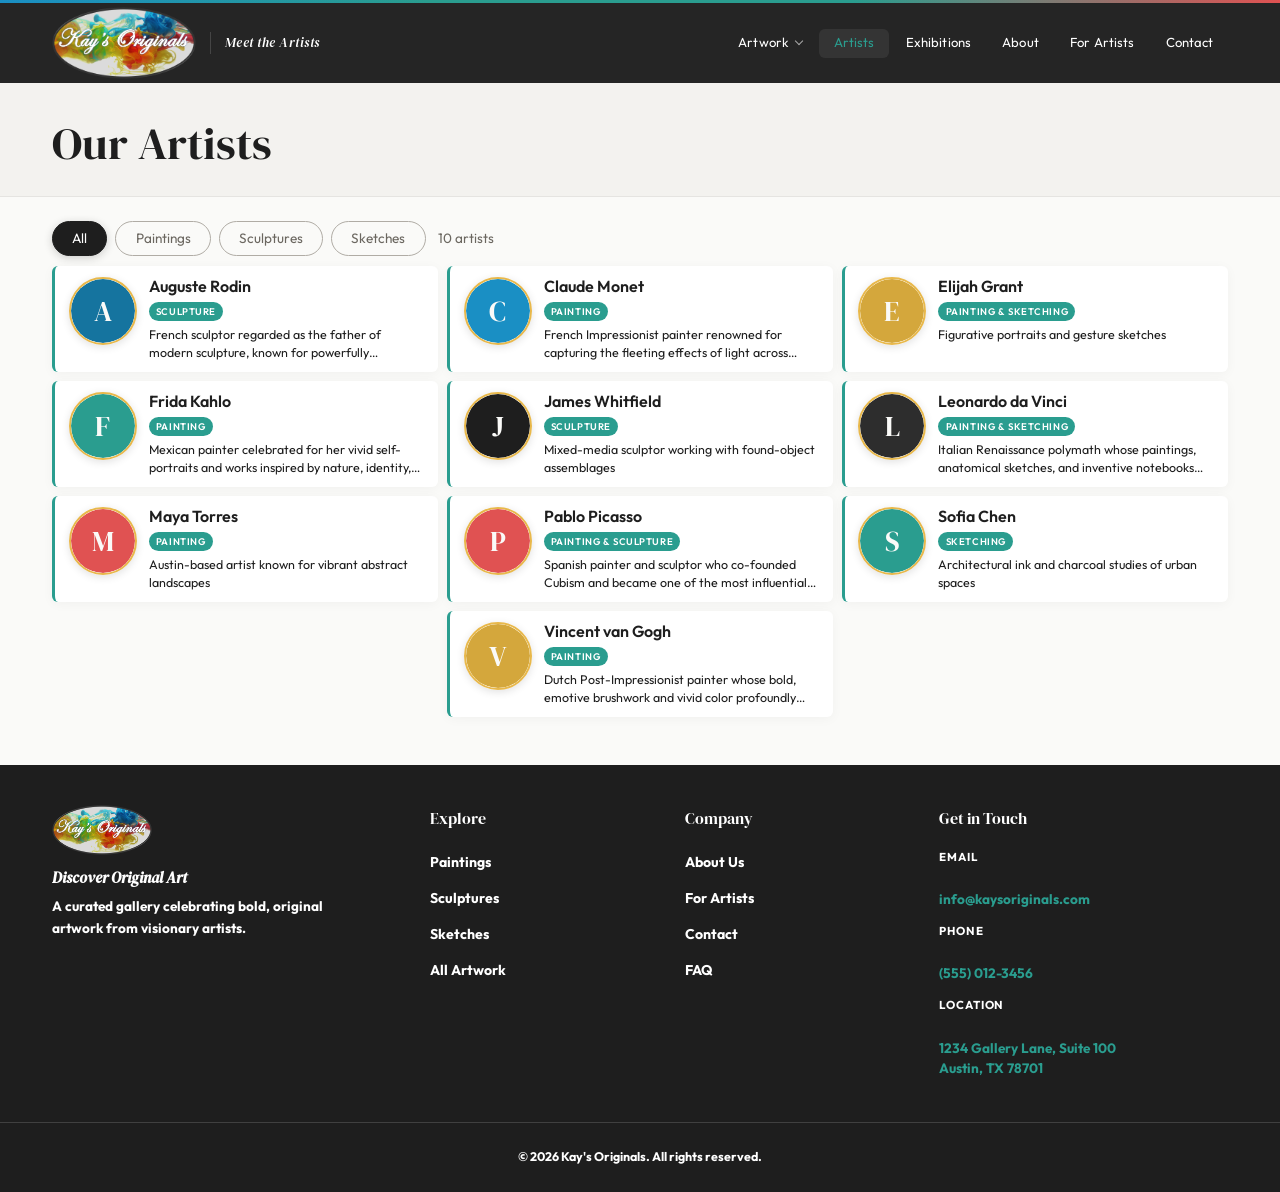
<file: pages/artists.html>
<!DOCTYPE html>
<!--
  ============================================================
  pages/artists.html — Browse all artists
  ------------------------------------------------------------
  Listing of every artist in the gallery. The grid (#allArtistsGrid)
  is empty in the HTML — main.js fills it from KaysData.artists.
  Optional pill row at the top filters by media (Painting / Sculpture /
  Sketching). Clicking a card goes to artist.html?id=<slug>.
  ============================================================
-->
<html lang="en">
<head>
  <meta charset="UTF-8">
  <meta name="viewport" content="width=device-width, initial-scale=1.0">
  <title>Artists — Kay's Originals</title>
  <link rel="preconnect" href="https://fonts.googleapis.com">
  <link rel="preconnect" href="https://fonts.gstatic.com" crossorigin>
  <link href="https://fonts.googleapis.com/css2?family=DM+Serif+Display:ital@0;1&family=Outfit:wght@300;400;500;600&display=swap" rel="stylesheet">
  <link rel="stylesheet" href="../css/styles.css">
  <link rel="icon" href="../images/favicon.png" type="image/png">
  <meta name="description" content="Meet the talented artists represented by Kay's Originals gallery.">
  <meta property="og:title" content="Artists — Kay's Originals">
  <meta property="og:description" content="Meet the talented artists represented by Kay's Originals gallery.">
  <meta property="og:image" content="../images/KaysOrigLogo.png">
  <meta property="og:type" content="website">
</head>
<body data-page="artists">
  <a href="#main-content" class="skip-link">Skip to main content</a>

  <!-- ===== COLOR BAR & NAV ===== -->
  <div class="color-bar"></div>
  <nav class="main-nav" id="mainNav">
    <div class="nav-inner">
      <a href="../index.html" class="nav-brand">
        <img src="../images/KaysOrigLogo.png" alt="Kay's Originals" class="nav-logo">
        <span class="nav-slogan">Meet the Artists</span>
      </a>
      <button class="hamburger" id="hamburger" aria-label="Open menu" aria-expanded="false">
        <span></span><span></span><span></span>
      </button>
      <ul class="nav-links" id="navLinks">
        <li class="has-dropdown">
          <a href="gallery.html" class="dropdown-toggle nav-link" aria-haspopup="true" aria-expanded="false">Artwork</a>
          <ul class="dropdown" role="menu">
            <li><a href="gallery.html" class="nav-link">All Artwork</a></li>
            <li><a href="gallery.html?category=painting" class="nav-link">Paintings</a></li>
            <li><a href="gallery.html?category=sculpture" class="nav-link">Sculptures</a></li>
            <li><a href="gallery.html?category=sketch" class="nav-link">Sketches</a></li>
          </ul>
        </li>
        <li><a href="artists.html" class="nav-link">Artists</a></li>
        <li><a href="exhibitions.html" class="nav-link">Exhibitions</a></li>
        <li><a href="about.html" class="nav-link">About</a></li>
        <li><a href="consignment.html" class="nav-link">For Artists</a></li>
        <li><a href="contact.html" class="nav-link">Contact</a></li>
      </ul>
    </div>
  </nav>

  <main id="main-content">
  <!-- ===== PAGE HEADER ===== -->
  <section class="page-hero">
    <div class="section-inner">
      <h1>Our Artists</h1>
    </div>
  </section>

  <!-- ===== ARTIST SEARCH + GRID ===== -->
  <section class="page-content">
    <div class="section-inner">
      <div class="artist-filter-row">
        <div class="filter-pills-row">
          <button class="filter-pill active" data-media="all">All</button>
          <button class="filter-pill" data-media="painting">Paintings</button>
          <button class="filter-pill" data-media="sculpture">Sculptures</button>
          <button class="filter-pill" data-media="sketch">Sketches</button>
        </div>
        <span id="artistResultsCount" class="results-count"></span>
      </div>
      <div id="allArtistsGrid" class="artist-grid"></div>
      <div id="artistsEmpty" class="empty-state" style="display:none;">
        <p>No artists match your search.</p>
      </div>
    </div>
  </section>
  </main>

  <!-- ===== FOOTER ===== -->
  <footer class="site-footer">
    <div class="footer-inner">
      <div class="footer-brand">
        <img src="../images/KaysOrigLogo.png" alt="Kay's Originals" class="footer-logo">
        <p class="footer-slogan">Discover Original Art</p>
        <p class="footer-tagline">A curated gallery celebrating bold, original artwork from visionary artists.</p>
      </div>
      <div class="footer-links">
        <h4>Explore</h4>
        <ul>
          <li><a href="gallery.html?category=painting">Paintings</a></li>
          <li><a href="gallery.html?category=sculpture">Sculptures</a></li>
          <li><a href="gallery.html?category=sketch">Sketches</a></li>
          <li><a href="gallery.html">All Artwork</a></li>
        </ul>
      </div>
      <div class="footer-links">
        <h4>Company</h4>
        <ul>
          <li><a href="about.html">About Us</a></li>
          <li><a href="consignment.html">For Artists</a></li>
          <li><a href="contact.html">Contact</a></li>
          <li><a href="faq.html">FAQ</a></li>
        </ul>
      </div>
      <div class="footer-contact">
        <h4>Get in Touch</h4>
        <p><strong>Email</strong><br><a href="mailto:info@kaysoriginals.com">info@kaysoriginals.com</a></p>
        <p><strong>Phone</strong><br><a href="tel:+15550123456">(555) 012-3456</a></p>
        <p><strong>Location</strong><br><a href="https://maps.google.com/?q=1234+Gallery+Lane+Suite+100+Austin+TX+78701" target="_blank" rel="noopener">1234 Gallery Lane, Suite 100<br>Austin, TX 78701</a></p>
      </div>
    </div>
    <div class="footer-bottom">
      <p>&copy; 2026 Kay's Originals. All rights reserved.</p>
    </div>
  </footer>

  <script>window.PAGE_BASE = ''; window.IMAGE_BASE = '../';</script>
  <script src="../js/data.js"></script>
  <script src="../js/main.js"></script>
</body>
</html>
</file>
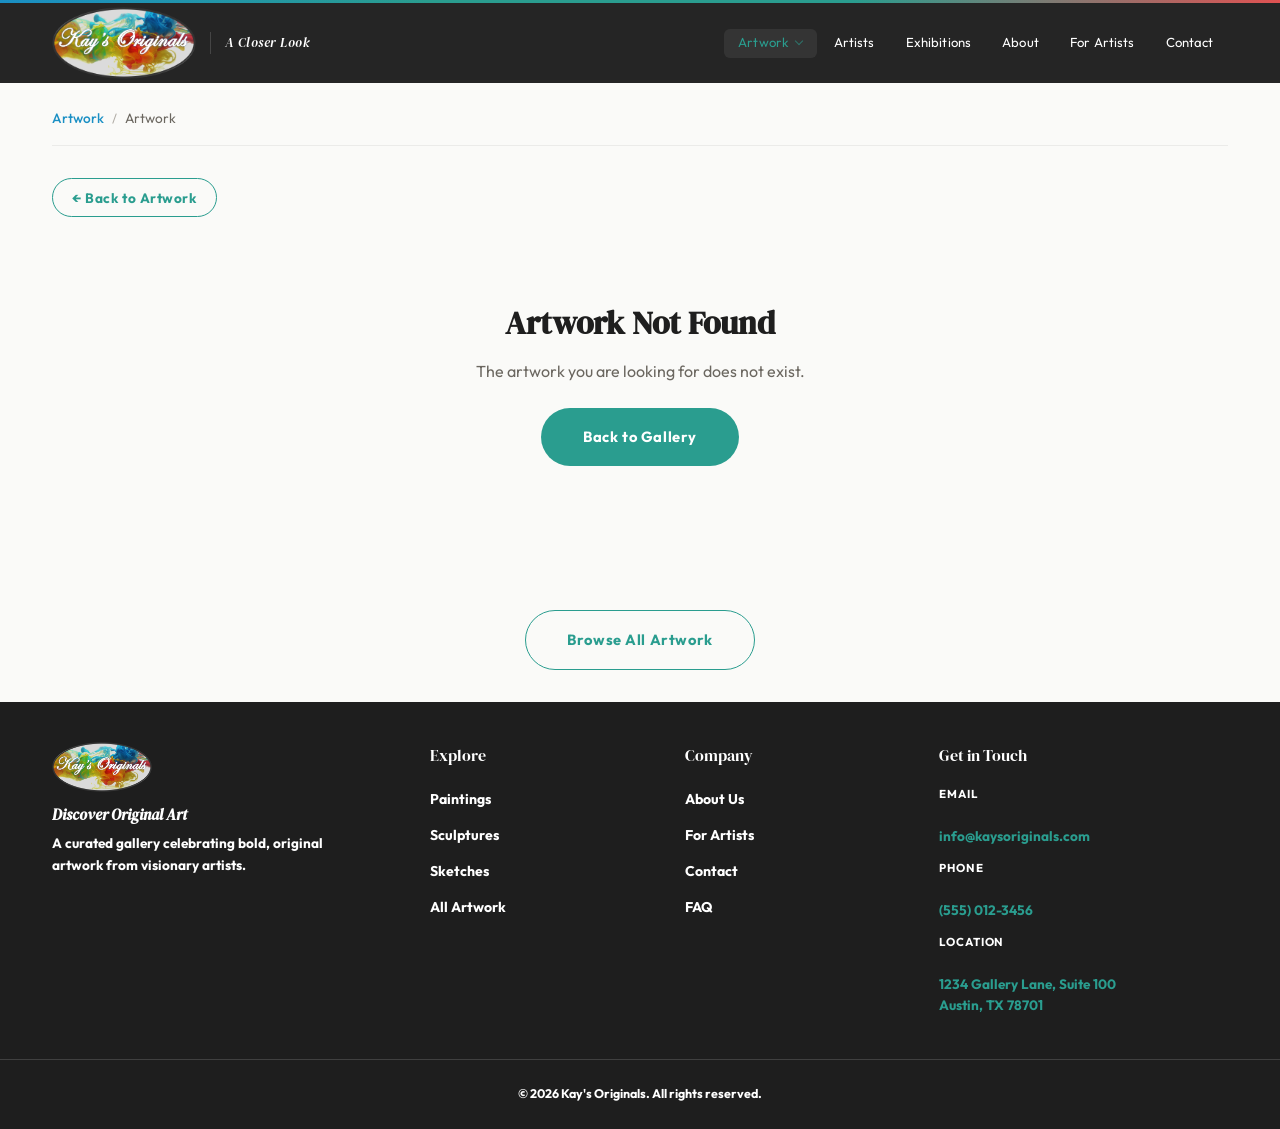
<file: pages/artwork.html>
<!DOCTYPE html>
<!--
  ============================================================
  pages/artwork.html — Single artwork detail (dynamic)
  ------------------------------------------------------------
  Shown via URL like artwork.html?id=desert-bloom. main.js reads
  the id, looks up the matching piece in KaysData, and fills in
  the large image, title, artist link, year/medium/dimensions,
  description, price (or Permanent Collection label), exhibition
  cross-links, and "More by this artist" grid. Clicking the main
  image opens the lightbox zoom view.
  ============================================================
-->
<html lang="en">
<head>
  <meta charset="UTF-8">
  <meta name="viewport" content="width=device-width, initial-scale=1.0">
  <title>Artwork — Kay's Originals</title>
  <link rel="preconnect" href="https://fonts.googleapis.com">
  <link rel="preconnect" href="https://fonts.gstatic.com" crossorigin>
  <link href="https://fonts.googleapis.com/css2?family=DM+Serif+Display:ital@0;1&family=Outfit:wght@300;400;500;600&display=swap" rel="stylesheet">
  <link rel="stylesheet" href="../css/styles.css">
  <link rel="icon" href="../images/favicon.png" type="image/png">
  <meta name="description" content="View artwork details at Kay's Originals gallery.">
  <meta property="og:title" content="Artwork — Kay's Originals">
  <meta property="og:description" content="View artwork details at Kay's Originals gallery.">
  <meta property="og:image" content="../images/KaysOrigLogo.png">
  <meta property="og:type" content="website">
</head>
<body data-page="gallery">
  <a href="#main-content" class="skip-link">Skip to main content</a>

  <!-- ===== COLOR BAR & NAV ===== -->
  <div class="color-bar"></div>
  <nav class="main-nav" id="mainNav">
    <div class="nav-inner">
      <a href="../index.html" class="nav-brand">
        <img src="../images/KaysOrigLogo.png" alt="Kay's Originals" class="nav-logo">
        <span class="nav-slogan">A Closer Look</span>
      </a>
      <button class="hamburger" id="hamburger" aria-label="Open menu" aria-expanded="false">
        <span></span><span></span><span></span>
      </button>
      <ul class="nav-links" id="navLinks">
        <li class="has-dropdown">
          <a href="gallery.html" class="dropdown-toggle nav-link" aria-haspopup="true" aria-expanded="false">Artwork</a>
          <ul class="dropdown" role="menu">
            <li><a href="gallery.html" class="nav-link">All Artwork</a></li>
            <li><a href="gallery.html?category=painting" class="nav-link">Paintings</a></li>
            <li><a href="gallery.html?category=sculpture" class="nav-link">Sculptures</a></li>
            <li><a href="gallery.html?category=sketch" class="nav-link">Sketches</a></li>
          </ul>
        </li>
        <li><a href="artists.html" class="nav-link">Artists</a></li>
        <li><a href="exhibitions.html" class="nav-link">Exhibitions</a></li>
        <li><a href="about.html" class="nav-link">About</a></li>
        <li><a href="consignment.html" class="nav-link">For Artists</a></li>
        <li><a href="contact.html" class="nav-link">Contact</a></li>
      </ul>
    </div>
  </nav>

  <main id="main-content">
  <!-- ===== BREADCRUMBS & DETAIL ===== -->
  <section class="page-content">
    <div class="section-inner">
      <nav class="breadcrumbs" aria-label="Breadcrumb">
        <a href="gallery.html" class="breadcrumb-link">Artwork</a>
        <span class="breadcrumb-sep" aria-hidden="true">/</span>
        <span class="breadcrumb-current" id="breadcrumbTitle">Artwork</span>
      </nav>
      <a href="javascript:history.back()" class="btn btn-secondary back-btn">&larr; Back to Artwork</a>
      <div id="artworkDetail"></div>
    </div>
  </section>
  <section id="moreByArtist" class="more-by-artist" style="display:none;">
    <div class="section-inner">
      <h2 id="moreByArtistHeading"></h2>
      <div id="moreByArtistGrid" class="artwork-grid"></div>
    </div>
  </section>
  <div class="section-inner cta-row-padded">
    <a href="gallery.html" class="btn btn-secondary">Browse All Artwork</a>
  </div>
  </main>

  <!-- ===== FOOTER ===== -->
  <footer class="site-footer">
    <div class="footer-inner">
      <div class="footer-brand">
        <img src="../images/KaysOrigLogo.png" alt="Kay's Originals" class="footer-logo">
        <p class="footer-slogan">Discover Original Art</p>
        <p class="footer-tagline">A curated gallery celebrating bold, original artwork from visionary artists.</p>
      </div>
      <div class="footer-links">
        <h4>Explore</h4>
        <ul>
          <li><a href="gallery.html?category=painting">Paintings</a></li>
          <li><a href="gallery.html?category=sculpture">Sculptures</a></li>
          <li><a href="gallery.html?category=sketch">Sketches</a></li>
          <li><a href="gallery.html">All Artwork</a></li>
        </ul>
      </div>
      <div class="footer-links">
        <h4>Company</h4>
        <ul>
          <li><a href="about.html">About Us</a></li>
          <li><a href="consignment.html">For Artists</a></li>
          <li><a href="contact.html">Contact</a></li>
          <li><a href="faq.html">FAQ</a></li>
        </ul>
      </div>
      <div class="footer-contact">
        <h4>Get in Touch</h4>
        <p><strong>Email</strong><br><a href="mailto:info@kaysoriginals.com">info@kaysoriginals.com</a></p>
        <p><strong>Phone</strong><br><a href="tel:+15550123456">(555) 012-3456</a></p>
        <p><strong>Location</strong><br><a href="https://maps.google.com/?q=1234+Gallery+Lane+Suite+100+Austin+TX+78701" target="_blank" rel="noopener">1234 Gallery Lane, Suite 100<br>Austin, TX 78701</a></p>
      </div>
    </div>
    <div class="footer-bottom">
      <p>&copy; 2026 Kay's Originals. All rights reserved.</p>
    </div>
  </footer>

  <script>window.PAGE_BASE = ''; window.IMAGE_BASE = '../';</script>
  <script src="../js/data.js"></script>
  <script src="../js/main.js"></script>
</body>
</html>
</file>
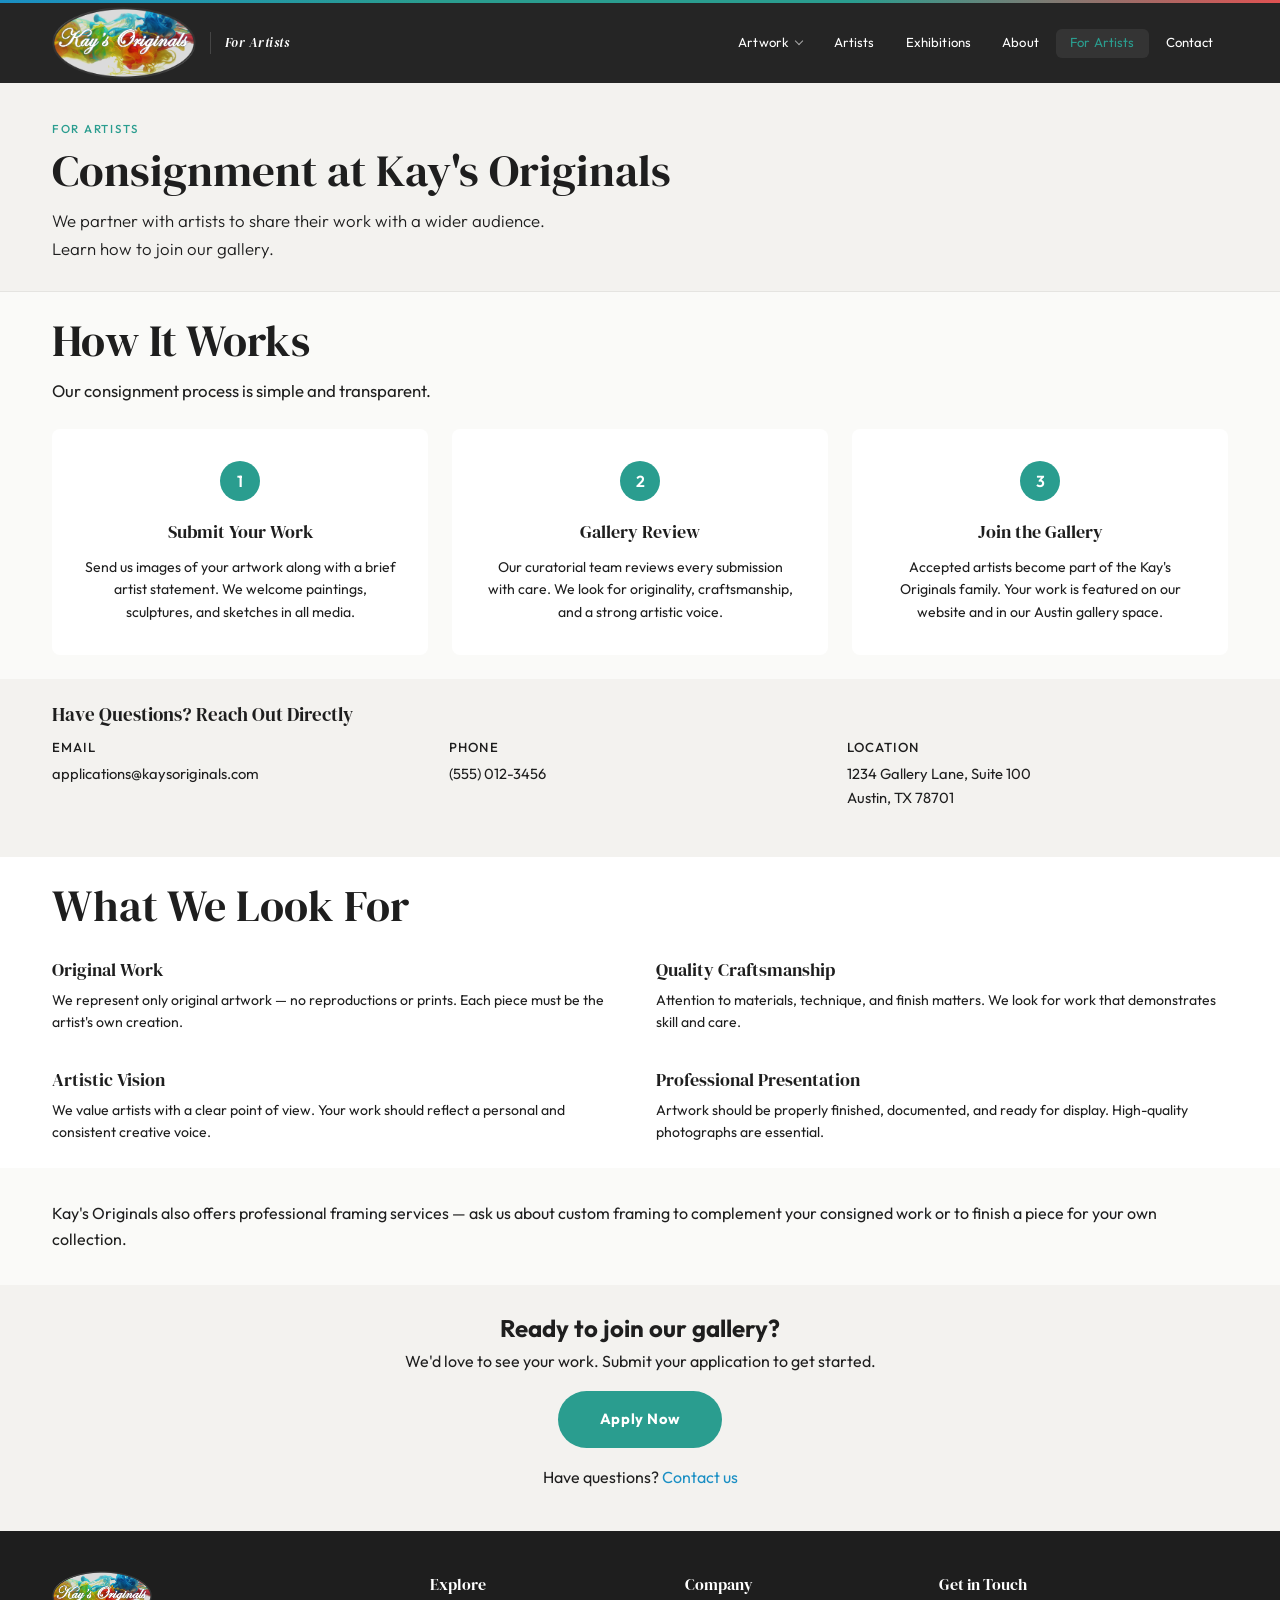
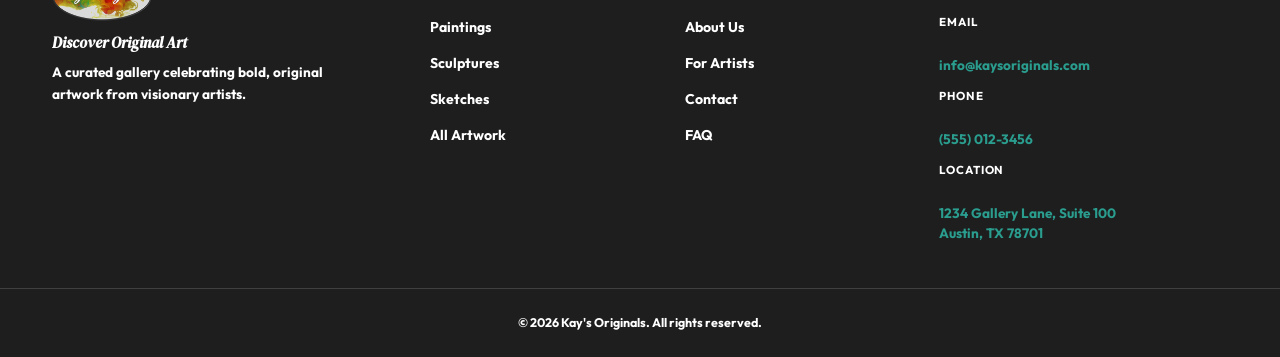
<file: pages/consignment.html>
<!DOCTYPE html>
<!--
  ============================================================
  pages/consignment.html — For Artists
  ------------------------------------------------------------
  Static informational page aimed at artists who want to consign
  work with the gallery. Explains how consignment works, the
  terms, and links to the artist signup form / contact page.
  ============================================================
-->
<html lang="en">
<head>
  <meta charset="UTF-8">
  <meta name="viewport" content="width=device-width, initial-scale=1.0">
  <title>For Artists — Kay's Originals</title>
  <link rel="preconnect" href="https://fonts.googleapis.com">
  <link rel="preconnect" href="https://fonts.gstatic.com" crossorigin>
  <link href="https://fonts.googleapis.com/css2?family=DM+Serif+Display:ital@0;1&family=Outfit:wght@300;400;500;600&display=swap" rel="stylesheet">
  <link rel="stylesheet" href="../css/styles.css">
  <link rel="icon" href="../images/favicon.png" type="image/png">
  <meta name="description" content="Learn how to consign your artwork at Kay's Originals gallery in Austin, TX. Join our community of visionary artists.">
  <meta property="og:title" content="Consignment — Kay's Originals">
  <meta property="og:description" content="Learn how to consign your artwork at Kay's Originals gallery in Austin, TX. Join our community of visionary artists.">
  <meta property="og:image" content="../images/KaysOrigLogo.png">
  <meta property="og:type" content="website">
</head>
<body data-page="consignment">
  <a href="#main-content" class="skip-link">Skip to main content</a>

  <!-- ===== COLOR BAR & NAV ===== -->
  <div class="color-bar"></div>
  <nav class="main-nav" id="mainNav">
    <div class="nav-inner">
      <a href="../index.html" class="nav-brand">
        <img src="../images/KaysOrigLogo.png" alt="Kay's Originals" class="nav-logo">
        <span class="nav-slogan">For Artists</span>
      </a>
      <button class="hamburger" id="hamburger" aria-label="Open menu" aria-expanded="false">
        <span></span><span></span><span></span>
      </button>
      <ul class="nav-links" id="navLinks">
        <li class="has-dropdown">
          <a href="gallery.html" class="dropdown-toggle nav-link" aria-haspopup="true" aria-expanded="false">Artwork</a>
          <ul class="dropdown" role="menu">
            <li><a href="gallery.html" class="nav-link">All Artwork</a></li>
            <li><a href="gallery.html?category=painting" class="nav-link">Paintings</a></li>
            <li><a href="gallery.html?category=sculpture" class="nav-link">Sculptures</a></li>
            <li><a href="gallery.html?category=sketch" class="nav-link">Sketches</a></li>
          </ul>
        </li>
        <li><a href="artists.html" class="nav-link">Artists</a></li>
        <li><a href="exhibitions.html" class="nav-link">Exhibitions</a></li>
        <li><a href="about.html" class="nav-link">About</a></li>
        <li><a href="consignment.html" class="nav-link">For Artists</a></li>
        <li><a href="contact.html" class="nav-link">Contact</a></li>
      </ul>
    </div>
  </nav>

  <main id="main-content">
  <!-- ===== CONSIGNMENT HERO ===== -->
  <section class="page-hero">
    <div class="section-inner">
      <span class="page-label">For Artists</span>
      <h1>Consignment at Kay's Originals</h1>
      <p class="hero-subtitle">We partner with artists to share their work with a wider audience. Learn how to join our gallery.</p>
    </div>
  </section>

  <!-- ===== 3-STEP PROCESS ===== -->
  <section class="consignment-steps">
    <div class="section-inner">
      <div class="section-header">
        <h2 class="section-heading">How It Works</h2>
        <p class="section-subhead">Our consignment process is simple and transparent.</p>
      </div>
      <div class="steps-grid">

        <div class="step-card">
          <div class="step-number">1</div>
          <h3>Submit Your Work</h3>
          <p>Send us images of your artwork along with a brief artist statement. We welcome paintings, sculptures, and sketches in all media.</p>
        </div>

        <div class="step-card">
          <div class="step-number">2</div>
          <h3>Gallery Review</h3>
          <p>Our curatorial team reviews every submission with care. We look for originality, craftsmanship, and a strong artistic voice.</p>
        </div>

        <div class="step-card">
          <div class="step-number">3</div>
          <h3>Join the Gallery</h3>
          <p>Accepted artists become part of the Kay's Originals family. Your work is featured on our website and in our Austin gallery space.</p>
        </div>

      </div>
    </div>
  </section>

  <!-- ===== CONTACT ===== -->
  <section class="consignment-contact">
    <div class="section-inner">
      <h2 class="section-heading">Have Questions? Reach Out Directly</h2>
      <div class="consignment-contact-grid">
        <div class="info-block">
          <h4>Email</h4>
          <p><a href="mailto:applications@kaysoriginals.com">applications@kaysoriginals.com</a></p>
        </div>
        <div class="info-block">
          <h4>Phone</h4>
          <p><a href="tel:+15550123456">(555) 012-3456</a></p>
        </div>
        <div class="info-block">
          <h4>Location</h4>
          <p>1234 Gallery Lane, Suite 100<br>Austin, TX 78701</p>
        </div>
      </div>
    </div>
  </section>

  <!-- ===== WHAT WE LOOK FOR ===== -->
  <section class="consignment-values">
    <div class="section-inner">
      <div class="section-header">
        <h2 class="section-heading">What We Look For</h2>
      </div>
      <div class="values-grid">

        <div class="value-card">
          <h3>Original Work</h3>
          <p>We represent only original artwork — no reproductions or prints. Each piece must be the artist's own creation.</p>
        </div>

        <div class="value-card">
          <h3>Quality Craftsmanship</h3>
          <p>Attention to materials, technique, and finish matters. We look for work that demonstrates skill and care.</p>
        </div>

        <div class="value-card">
          <h3>Artistic Vision</h3>
          <p>We value artists with a clear point of view. Your work should reflect a personal and consistent creative voice.</p>
        </div>

        <div class="value-card">
          <h3>Professional Presentation</h3>
          <p>Artwork should be properly finished, documented, and ready for display. High-quality photographs are essential.</p>
        </div>

      </div>
    </div>
  </section>

  <!-- ===== FRAMING SERVICES ===== -->
  <section class="consignment-framing">
    <div class="section-inner">
      <p>Kay's Originals also offers professional framing services — ask us about custom framing to complement your consigned work or to finish a piece for your own collection.</p>
    </div>
  </section>

  <!-- ===== CTA ===== -->
  <section class="consignment-cta">
    <div class="section-inner hero-center">
      <h2>Ready to join our gallery?</h2>
      <p>We'd love to see your work. Submit your application to get started.</p>
      <a href="artist-signup.html" class="btn btn-primary">Apply Now</a>
      <p class="cta-helper">
        Have questions? <a href="contact.html">Contact us</a>
      </p>
    </div>
  </section>

  </main>

  <!-- ===== FOOTER ===== -->
  <footer class="site-footer">
    <div class="footer-inner">
      <div class="footer-brand">
        <img src="../images/KaysOrigLogo.png" alt="Kay's Originals" class="footer-logo">
        <p class="footer-slogan">Discover Original Art</p>
        <p class="footer-tagline">A curated gallery celebrating bold, original artwork from visionary artists.</p>
      </div>
      <div class="footer-links">
        <h4>Explore</h4>
        <ul>
          <li><a href="gallery.html?category=painting">Paintings</a></li>
          <li><a href="gallery.html?category=sculpture">Sculptures</a></li>
          <li><a href="gallery.html?category=sketch">Sketches</a></li>
          <li><a href="gallery.html">All Artwork</a></li>
        </ul>
      </div>
      <div class="footer-links">
        <h4>Company</h4>
        <ul>
          <li><a href="about.html">About Us</a></li>
          <li><a href="consignment.html">For Artists</a></li>
          <li><a href="contact.html">Contact</a></li>
          <li><a href="faq.html">FAQ</a></li>
        </ul>
      </div>
      <div class="footer-contact">
        <h4>Get in Touch</h4>
        <p><strong>Email</strong><br><a href="mailto:info@kaysoriginals.com">info@kaysoriginals.com</a></p>
        <p><strong>Phone</strong><br><a href="tel:+15550123456">(555) 012-3456</a></p>
        <p><strong>Location</strong><br><a href="https://maps.google.com/?q=1234+Gallery+Lane+Suite+100+Austin+TX+78701" target="_blank" rel="noopener">1234 Gallery Lane, Suite 100<br>Austin, TX 78701</a></p>
      </div>
    </div>
    <div class="footer-bottom">
      <p>&copy; 2026 Kay's Originals. All rights reserved.</p>
    </div>
  </footer>

  <script>window.PAGE_BASE = '';</script>
  <script>window.IMAGE_BASE = '../';</script>
  <script src="../js/data.js"></script>
  <script src="../js/main.js"></script>
</body>
</html>
</file>
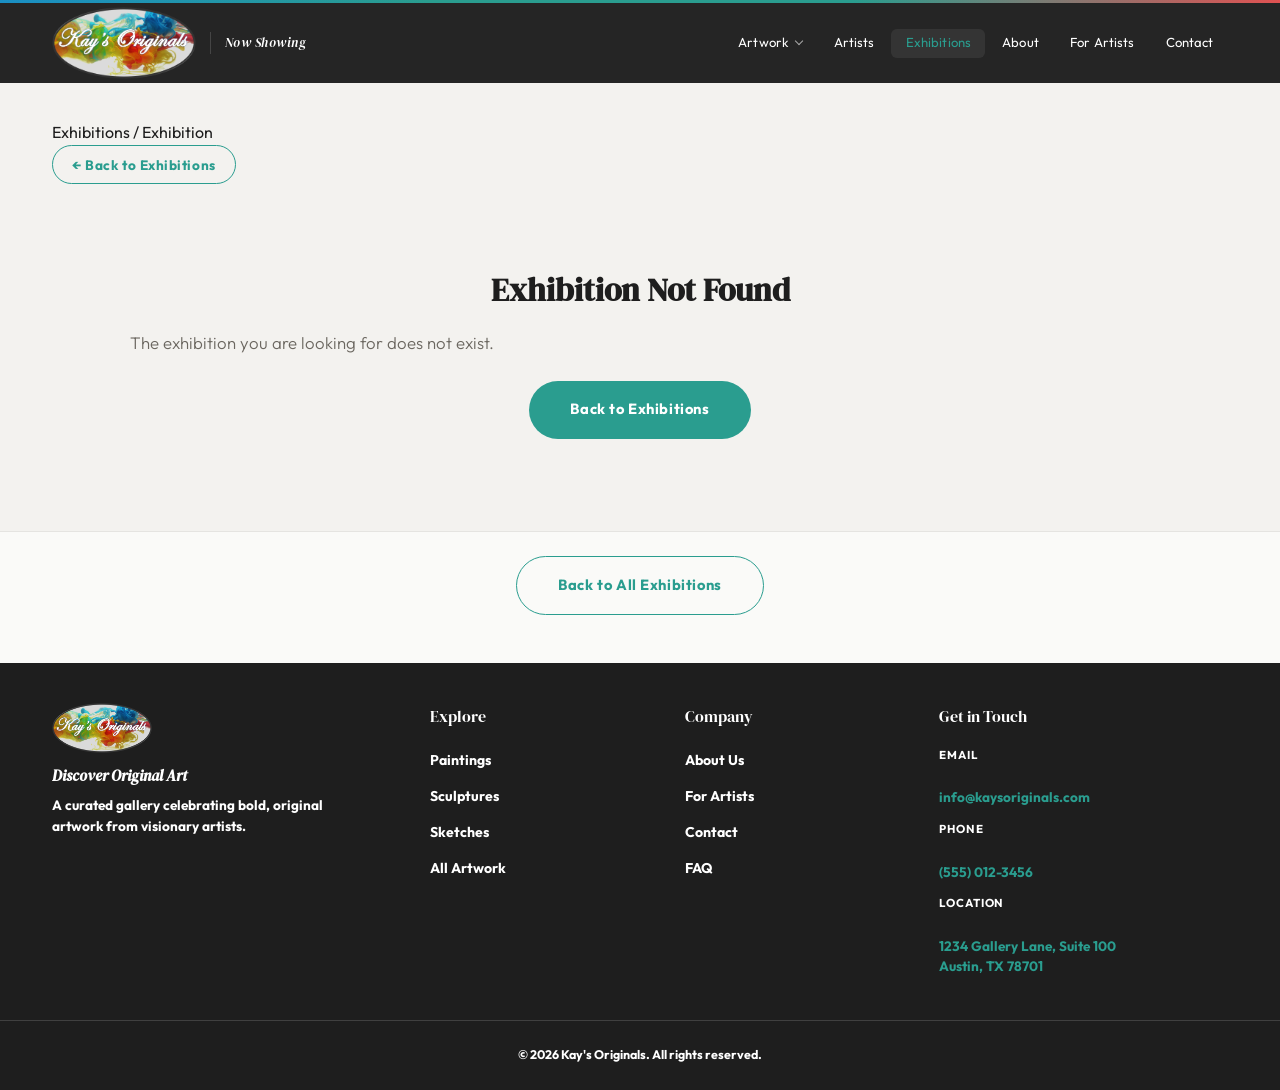
<file: pages/exhibition.html>
<!DOCTYPE html>
<!--
  ============================================================
  pages/exhibition.html — Single exhibition detail (dynamic)
  ------------------------------------------------------------
  Shown via URL like exhibition.html?id=spring-showcase-2026.
  main.js reads the id, looks up the show in KaysData, and renders
  the hero (title, dates, description, disclaimer), the artwork
  grid, and the artist grid for the show.
  ============================================================
-->
<html lang="en">
<head>
  <meta charset="UTF-8">
  <meta name="viewport" content="width=device-width, initial-scale=1.0">
  <title>Exhibition — Kay's Originals</title>
  <link rel="preconnect" href="https://fonts.googleapis.com">
  <link rel="preconnect" href="https://fonts.gstatic.com" crossorigin>
  <link href="https://fonts.googleapis.com/css2?family=DM+Serif+Display:ital@0;1&family=Outfit:wght@300;400;500;600&display=swap" rel="stylesheet">
  <link rel="stylesheet" href="../css/styles.css">
  <link rel="icon" href="../images/favicon.png" type="image/png">
  <meta name="description" content="Exhibition details at Kay's Originals gallery.">
  <meta property="og:title" content="Exhibition — Kay's Originals">
  <meta property="og:description" content="Exhibition details at Kay's Originals gallery.">
  <meta property="og:image" content="../images/KaysOrigLogo.png">
  <meta property="og:type" content="website">
</head>
<body data-page="exhibition">
  <a href="#main-content" class="skip-link">Skip to main content</a>

  <!-- ===== COLOR BAR & NAV ===== -->
  <div class="color-bar"></div>
  <nav class="main-nav" id="mainNav">
    <div class="nav-inner">
      <a href="../index.html" class="nav-brand">
        <img src="../images/KaysOrigLogo.png" alt="Kay's Originals" class="nav-logo">
        <span class="nav-slogan">Now Showing</span>
      </a>
      <button class="hamburger" id="hamburger" aria-label="Open menu" aria-expanded="false">
        <span></span><span></span><span></span>
      </button>
      <ul class="nav-links" id="navLinks">
        <li class="has-dropdown">
          <a href="gallery.html" class="dropdown-toggle nav-link" aria-haspopup="true" aria-expanded="false">Artwork</a>
          <ul class="dropdown" role="menu">
            <li><a href="gallery.html" class="nav-link">All Artwork</a></li>
            <li><a href="gallery.html?category=painting" class="nav-link">Paintings</a></li>
            <li><a href="gallery.html?category=sculpture" class="nav-link">Sculptures</a></li>
            <li><a href="gallery.html?category=sketch" class="nav-link">Sketches</a></li>
          </ul>
        </li>
        <li><a href="artists.html" class="nav-link">Artists</a></li>
        <li><a href="exhibitions.html" class="nav-link">Exhibitions</a></li>
        <li><a href="about.html" class="nav-link">About</a></li>
        <li><a href="consignment.html" class="nav-link">For Artists</a></li>
        <li><a href="contact.html" class="nav-link">Contact</a></li>
      </ul>
    </div>
  </nav>

  <main id="main-content">
  <!-- ===== BREADCRUMB ===== -->
  <section class="page-hero">
    <div class="section-inner">
      <nav class="breadcrumb" aria-label="Breadcrumb">
        <a href="exhibitions.html">Exhibitions</a>
        <span>/</span>
        <span id="breadcrumbTitle">Exhibition</span>
      </nav>
      <a href="exhibitions.html" class="btn btn-secondary back-btn">&larr; Back to Exhibitions</a>
      <div id="exhibitionDetail">
        <!-- Populated by JS -->
      </div>
    </div>
  </section>

  <!-- ===== EXHIBITION ARTWORK ===== -->
  <section class="page-content" id="exhibitionArtwork" style="display:none;">
    <div class="section-inner">
      <h2 class="section-heading subsection-heading">Featured Artwork</h2>
      <div id="exhibitionArtGrid" class="artwork-grid"></div>
    </div>
  </section>

  <!-- ===== EXHIBITION ARTISTS ===== -->
  <section class="page-content" id="exhibitionArtists" style="display:none;">
    <div class="section-inner">
      <h2 class="section-heading subsection-heading">Participating Artists</h2>
      <div id="exhibitionArtistGrid" class="artist-grid"></div>
    </div>
  </section>

  <section class="page-content">
    <div class="section-inner back-link-row">
      <a href="exhibitions.html" class="btn btn-secondary">Back to All Exhibitions</a>
    </div>
  </section>
  </main>

  <!-- ===== FOOTER ===== -->
  <footer class="site-footer">
    <div class="footer-inner">
      <div class="footer-brand">
        <img src="../images/KaysOrigLogo.png" alt="Kay's Originals" class="footer-logo">
        <p class="footer-slogan">Discover Original Art</p>
        <p class="footer-tagline">A curated gallery celebrating bold, original artwork from visionary artists.</p>
      </div>
      <div class="footer-links">
        <h4>Explore</h4>
        <ul>
          <li><a href="gallery.html?category=painting">Paintings</a></li>
          <li><a href="gallery.html?category=sculpture">Sculptures</a></li>
          <li><a href="gallery.html?category=sketch">Sketches</a></li>
          <li><a href="gallery.html">All Artwork</a></li>
        </ul>
      </div>
      <div class="footer-links">
        <h4>Company</h4>
        <ul>
          <li><a href="about.html">About Us</a></li>
          <li><a href="consignment.html">For Artists</a></li>
          <li><a href="contact.html">Contact</a></li>
          <li><a href="faq.html">FAQ</a></li>
        </ul>
      </div>
      <div class="footer-contact">
        <h4>Get in Touch</h4>
        <p><strong>Email</strong><br><a href="mailto:info@kaysoriginals.com">info@kaysoriginals.com</a></p>
        <p><strong>Phone</strong><br><a href="tel:+15550123456">(555) 012-3456</a></p>
        <p><strong>Location</strong><br><a href="https://maps.google.com/?q=1234+Gallery+Lane+Suite+100+Austin+TX+78701" target="_blank" rel="noopener">1234 Gallery Lane, Suite 100<br>Austin, TX 78701</a></p>
      </div>
    </div>
    <div class="footer-bottom">
      <p>&copy; 2026 Kay's Originals. All rights reserved.</p>
    </div>
  </footer>

  <script>window.PAGE_BASE = ''; window.IMAGE_BASE = '../';</script>
  <script src="../js/data.js"></script>
  <script src="../js/main.js"></script>
</body>
</html>
</file>
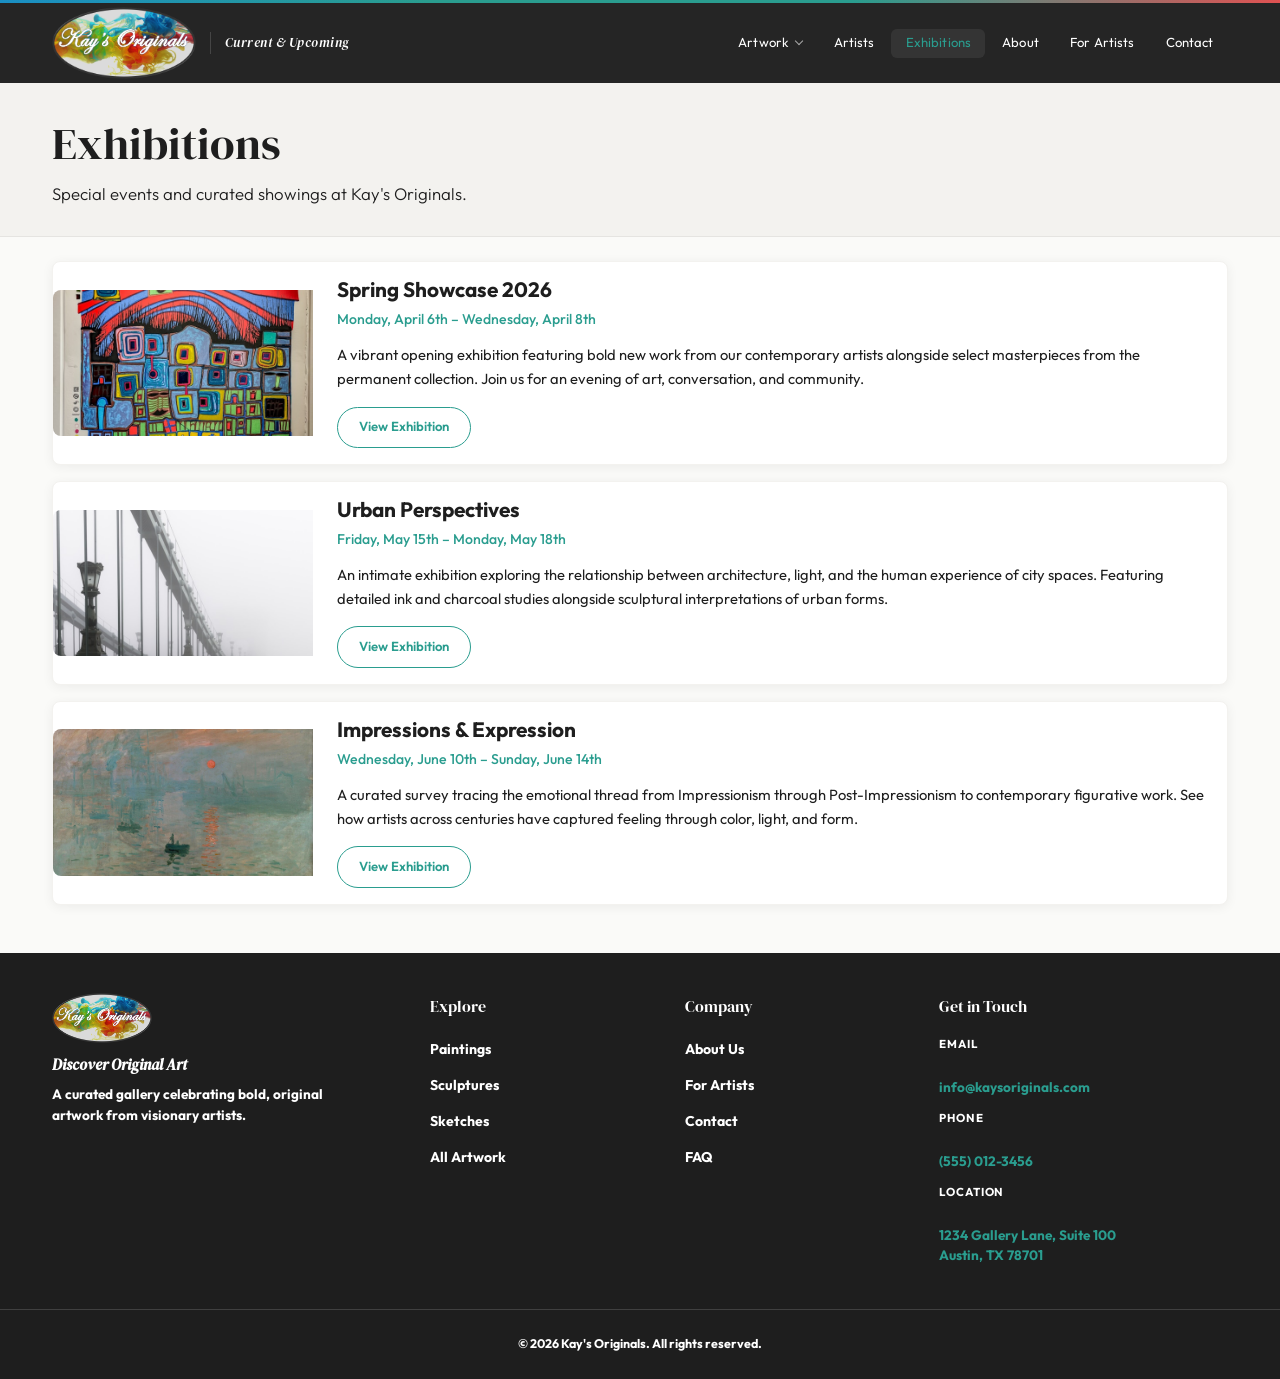
<file: pages/exhibitions.html>
<!DOCTYPE html>
<!--
  ============================================================
  pages/exhibitions.html — Listing of all exhibitions
  ------------------------------------------------------------
  Index page for the gallery's exhibitions. The cards container
  (#exhibitionsList) is empty in the HTML — main.js fills it from
  KaysData.exhibitions. Each card links to exhibition.html?id=<slug>
  for the full detail view.
  ============================================================
-->
<html lang="en">
<head>
  <meta charset="UTF-8">
  <meta name="viewport" content="width=device-width, initial-scale=1.0">
  <title>Exhibitions — Kay's Originals</title>
  <link rel="preconnect" href="https://fonts.googleapis.com">
  <link rel="preconnect" href="https://fonts.gstatic.com" crossorigin>
  <link href="https://fonts.googleapis.com/css2?family=DM+Serif+Display:ital@0;1&family=Outfit:wght@300;400;500;600&display=swap" rel="stylesheet">
  <link rel="stylesheet" href="../css/styles.css">
  <link rel="icon" href="../images/favicon.png" type="image/png">
  <meta name="description" content="Upcoming and past exhibitions at Kay's Originals gallery in Austin, TX.">
  <meta property="og:title" content="Exhibitions — Kay's Originals">
  <meta property="og:description" content="Upcoming and past exhibitions at Kay's Originals gallery in Austin, TX.">
  <meta property="og:image" content="../images/KaysOrigLogo.png">
  <meta property="og:type" content="website">
</head>
<body data-page="exhibitions">
  <a href="#main-content" class="skip-link">Skip to main content</a>

  <!-- ===== COLOR BAR & NAV ===== -->
  <div class="color-bar"></div>
  <nav class="main-nav" id="mainNav">
    <div class="nav-inner">
      <a href="../index.html" class="nav-brand">
        <img src="../images/KaysOrigLogo.png" alt="Kay's Originals" class="nav-logo">
        <span class="nav-slogan">Current &amp; Upcoming</span>
      </a>
      <button class="hamburger" id="hamburger" aria-label="Open menu" aria-expanded="false">
        <span></span><span></span><span></span>
      </button>
      <ul class="nav-links" id="navLinks">
        <li class="has-dropdown">
          <a href="gallery.html" class="dropdown-toggle nav-link" aria-haspopup="true" aria-expanded="false">Artwork</a>
          <ul class="dropdown" role="menu">
            <li><a href="gallery.html" class="nav-link">All Artwork</a></li>
            <li><a href="gallery.html?category=painting" class="nav-link">Paintings</a></li>
            <li><a href="gallery.html?category=sculpture" class="nav-link">Sculptures</a></li>
            <li><a href="gallery.html?category=sketch" class="nav-link">Sketches</a></li>
          </ul>
        </li>
        <li><a href="artists.html" class="nav-link">Artists</a></li>
        <li><a href="exhibitions.html" class="nav-link">Exhibitions</a></li>
        <li><a href="about.html" class="nav-link">About</a></li>
        <li><a href="consignment.html" class="nav-link">For Artists</a></li>
        <li><a href="contact.html" class="nav-link">Contact</a></li>
      </ul>
    </div>
  </nav>

  <main id="main-content">
  <!-- ===== PAGE HEADER ===== -->
  <section class="page-hero">
    <div class="section-inner">
      <h1>Exhibitions</h1>
      <p class="hero-subtitle">Special events and curated showings at Kay's Originals.</p>
    </div>
  </section>

  <!-- ===== EXHIBITIONS LIST ===== -->
  <section class="page-content">
    <div class="section-inner">
      <div id="exhibitionsList" class="exhibitions-grid"></div>
      <div id="exhibitionsEmpty" class="empty-state" style="display:none;">
        <p>No exhibitions are currently scheduled. Check back soon.</p>
      </div>
    </div>
  </section>
  </main>

  <!-- ===== FOOTER ===== -->
  <footer class="site-footer">
    <div class="footer-inner">
      <div class="footer-brand">
        <img src="../images/KaysOrigLogo.png" alt="Kay's Originals" class="footer-logo">
        <p class="footer-slogan">Discover Original Art</p>
        <p class="footer-tagline">A curated gallery celebrating bold, original artwork from visionary artists.</p>
      </div>
      <div class="footer-links">
        <h4>Explore</h4>
        <ul>
          <li><a href="gallery.html?category=painting">Paintings</a></li>
          <li><a href="gallery.html?category=sculpture">Sculptures</a></li>
          <li><a href="gallery.html?category=sketch">Sketches</a></li>
          <li><a href="gallery.html">All Artwork</a></li>
        </ul>
      </div>
      <div class="footer-links">
        <h4>Company</h4>
        <ul>
          <li><a href="about.html">About Us</a></li>
          <li><a href="consignment.html">For Artists</a></li>
          <li><a href="contact.html">Contact</a></li>
          <li><a href="faq.html">FAQ</a></li>
        </ul>
      </div>
      <div class="footer-contact">
        <h4>Get in Touch</h4>
        <p><strong>Email</strong><br><a href="mailto:info@kaysoriginals.com">info@kaysoriginals.com</a></p>
        <p><strong>Phone</strong><br><a href="tel:+15550123456">(555) 012-3456</a></p>
        <p><strong>Location</strong><br><a href="https://maps.google.com/?q=1234+Gallery+Lane+Suite+100+Austin+TX+78701" target="_blank" rel="noopener">1234 Gallery Lane, Suite 100<br>Austin, TX 78701</a></p>
      </div>
    </div>
    <div class="footer-bottom">
      <p>&copy; 2026 Kay's Originals. All rights reserved.</p>
    </div>
  </footer>

  <script>window.PAGE_BASE = ''; window.IMAGE_BASE = '../';</script>
  <script src="../js/data.js"></script>
  <script src="../js/main.js"></script>
</body>
</html>
</file>
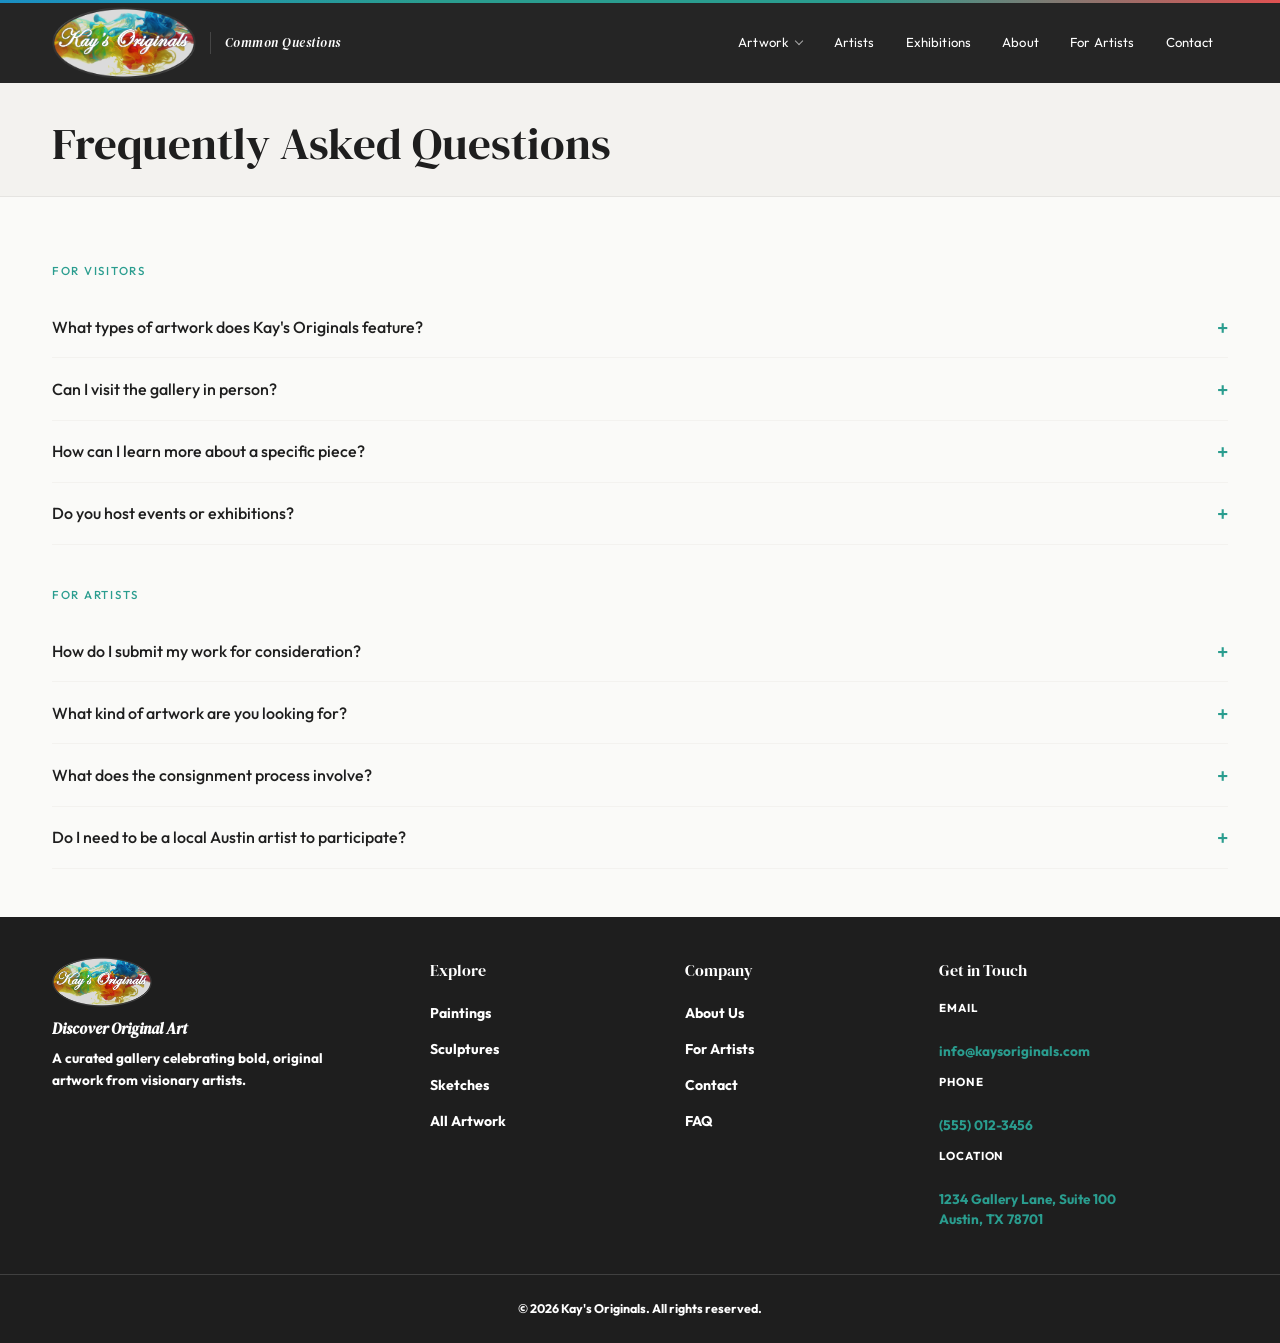
<file: pages/faq.html>
<!DOCTYPE html>
<!--
  ============================================================
  pages/faq.html — Frequently Asked Questions
  ------------------------------------------------------------
  Accordion-style list of question/answer pairs. Each .faq-question
  button has aria-controls pointing at its answer; main.js handles
  the click to expand/collapse, flipping aria-expanded so screen
  readers announce the state correctly.
  ============================================================
-->
<html lang="en">
<head>
  <meta charset="UTF-8">
  <meta name="viewport" content="width=device-width, initial-scale=1.0">
  <title>FAQ — Kay's Originals</title>
  <link rel="preconnect" href="https://fonts.googleapis.com">
  <link rel="preconnect" href="https://fonts.gstatic.com" crossorigin>
  <link href="https://fonts.googleapis.com/css2?family=DM+Serif+Display:ital@0;1&family=Outfit:wght@300;400;500;600&display=swap" rel="stylesheet">
  <link rel="stylesheet" href="../css/styles.css">
  <link rel="icon" href="../images/favicon.png" type="image/png">
  <meta name="description" content="Answers to common questions about visiting Kay's Originals gallery and consigning your artwork in Austin, TX.">
  <meta property="og:title" content="FAQ — Kay's Originals">
  <meta property="og:description" content="Answers to common questions about visiting Kay's Originals gallery and consigning your artwork in Austin, TX.">
  <meta property="og:image" content="../images/KaysOrigLogo.png">
  <meta property="og:type" content="website">
</head>
<body data-page="faq">
  <a href="#main-content" class="skip-link">Skip to main content</a>

  <!-- ===== COLOR BAR & NAV ===== -->
  <div class="color-bar"></div>
  <nav class="main-nav" id="mainNav">
    <div class="nav-inner">
      <a href="../index.html" class="nav-brand">
        <img src="../images/KaysOrigLogo.png" alt="Kay's Originals" class="nav-logo">
        <span class="nav-slogan">Common Questions</span>
      </a>
      <button class="hamburger" id="hamburger" aria-label="Open menu" aria-expanded="false">
        <span></span><span></span><span></span>
      </button>
      <ul class="nav-links" id="navLinks">
        <li class="has-dropdown">
          <a href="gallery.html" class="dropdown-toggle nav-link" aria-haspopup="true" aria-expanded="false">Artwork</a>
          <ul class="dropdown" role="menu">
            <li><a href="gallery.html" class="nav-link">All Artwork</a></li>
            <li><a href="gallery.html?category=painting" class="nav-link">Paintings</a></li>
            <li><a href="gallery.html?category=sculpture" class="nav-link">Sculptures</a></li>
            <li><a href="gallery.html?category=sketch" class="nav-link">Sketches</a></li>
          </ul>
        </li>
        <li><a href="artists.html" class="nav-link">Artists</a></li>
        <li><a href="exhibitions.html" class="nav-link">Exhibitions</a></li>
        <li><a href="about.html" class="nav-link">About</a></li>
        <li><a href="consignment.html" class="nav-link">For Artists</a></li>
        <li><a href="contact.html" class="nav-link">Contact</a></li>
      </ul>
    </div>
  </nav>

  <main id="main-content">
  <!-- ===== PAGE HEADER ===== -->
  <section class="page-hero">
    <div class="section-inner">
      <h1>Frequently Asked Questions</h1>
    </div>
  </section>

  <!-- ===== FAQ CONTENT ===== -->
  <section class="page-content faq-content">
    <div class="section-inner">

      <h2 class="faq-section-heading">For Visitors</h2>

      <div class="faq-item">
        <button class="faq-question" aria-expanded="false" aria-controls="faq-answer-1">
          What types of artwork does Kay's Originals feature?
        </button>
        <div class="faq-answer" hidden id="faq-answer-1">
          <p>We feature a diverse collection of original artwork including oil and watercolor paintings, bronze and marble sculptures, and charcoal, graphite, and ink sketches. Every piece in our gallery is an original work — we do not carry reproductions or prints.</p>
        </div>
      </div>

      <div class="faq-item">
        <button class="faq-question" aria-expanded="false" aria-controls="faq-answer-2">
          Can I visit the gallery in person?
        </button>
        <div class="faq-answer" hidden id="faq-answer-2">
          <p>Yes, we welcome visitors to our Austin, Texas gallery. Our hours are Tuesday through Saturday from 10am to 6pm, and Sunday from 12pm to 5pm. We are closed on Mondays. No appointment is necessary, but feel free to contact us if you'd like a guided tour.</p>
        </div>
      </div>

      <div class="faq-item">
        <button class="faq-question" aria-expanded="false" aria-controls="faq-answer-3">
          How can I learn more about a specific piece?
        </button>
        <div class="faq-answer" hidden id="faq-answer-3">
          <p>Each artwork on our website has a dedicated detail page with information about the piece, its medium, dimensions, and the artist who created it. If you have additional questions, you can reach out to us through our contact form and we'll be happy to help.</p>
        </div>
      </div>

      <div class="faq-item">
        <button class="faq-question" aria-expanded="false" aria-controls="faq-answer-4">
          Do you host events or exhibitions?
        </button>
        <div class="faq-answer" hidden id="faq-answer-4">
          <p>We periodically host artist receptions, exhibition openings, and community events at our gallery. Follow us on social media or check back on our website for announcements about upcoming events.</p>
        </div>
      </div>

      <h2 class="faq-section-heading">For Artists</h2>

      <div class="faq-item">
        <button class="faq-question" aria-expanded="false" aria-controls="faq-answer-5">
          How do I submit my work for consideration?
        </button>
        <div class="faq-answer" hidden id="faq-answer-5">
          <p>Visit our <a href="artist-signup.html">Artist Sign Up</a> page to submit your work and artist statement. Our curatorial team reviews every submission and will respond within two to three weeks.</p>
        </div>
      </div>

      <div class="faq-item">
        <button class="faq-question" aria-expanded="false" aria-controls="faq-answer-6">
          What kind of artwork are you looking for?
        </button>
        <div class="faq-answer" hidden id="faq-answer-6">
          <p>We look for original artwork that demonstrates strong craftsmanship, a unique artistic voice, and professional presentation. We accept paintings, sculptures, and sketches in a variety of media. Visit our consignment page for more details on our criteria.</p>
        </div>
      </div>

      <div class="faq-item">
        <button class="faq-question" aria-expanded="false" aria-controls="faq-answer-7">
          What does the consignment process involve?
        </button>
        <div class="faq-answer" hidden id="faq-answer-7">
          <p>Our consignment process has three steps: you submit your work, our team reviews it, and if accepted, your artwork is featured in our gallery and on our website. We handle all aspects of presentation and display. Visit our consignment page for a full overview.</p>
        </div>
      </div>

      <div class="faq-item">
        <button class="faq-question" aria-expanded="false" aria-controls="faq-answer-8">
          Do I need to be a local Austin artist to participate?
        </button>
        <div class="faq-answer" hidden id="faq-answer-8">
          <p>Not at all. While we are based in Austin, Texas, we represent artists from across the country and internationally. We work with artists to coordinate the logistics of displaying and managing their work in our gallery.</p>
        </div>
      </div>

    </div>
  </section>

  </main>

  <!-- ===== FOOTER ===== -->
  <footer class="site-footer">
    <div class="footer-inner">
      <div class="footer-brand">
        <img src="../images/KaysOrigLogo.png" alt="Kay's Originals" class="footer-logo">
        <p class="footer-slogan">Discover Original Art</p>
        <p class="footer-tagline">A curated gallery celebrating bold, original artwork from visionary artists.</p>
      </div>
      <div class="footer-links">
        <h4>Explore</h4>
        <ul>
          <li><a href="gallery.html?category=painting">Paintings</a></li>
          <li><a href="gallery.html?category=sculpture">Sculptures</a></li>
          <li><a href="gallery.html?category=sketch">Sketches</a></li>
          <li><a href="gallery.html">All Artwork</a></li>
        </ul>
      </div>
      <div class="footer-links">
        <h4>Company</h4>
        <ul>
          <li><a href="about.html">About Us</a></li>
          <li><a href="consignment.html">For Artists</a></li>
          <li><a href="contact.html">Contact</a></li>
          <li><a href="faq.html">FAQ</a></li>
        </ul>
      </div>
      <div class="footer-contact">
        <h4>Get in Touch</h4>
        <p><strong>Email</strong><br><a href="mailto:info@kaysoriginals.com">info@kaysoriginals.com</a></p>
        <p><strong>Phone</strong><br><a href="tel:+15550123456">(555) 012-3456</a></p>
        <p><strong>Location</strong><br><a href="https://maps.google.com/?q=1234+Gallery+Lane+Suite+100+Austin+TX+78701" target="_blank" rel="noopener">1234 Gallery Lane, Suite 100<br>Austin, TX 78701</a></p>
      </div>
    </div>
    <div class="footer-bottom">
      <p>&copy; 2026 Kay's Originals. All rights reserved.</p>
    </div>
  </footer>

  <script>window.PAGE_BASE = '';</script>
  <script>window.IMAGE_BASE = '../';</script>
  <script src="../js/data.js"></script>
  <script src="../js/main.js"></script>
</body>
</html>
</file>
<file: css/styles.css>
/* =============================================
   Kay's Originals — Main Stylesheet
   ---------------------------------------------
   Single stylesheet for the whole site. Organized in major sections
   (Reset, Nav, Hero, Cards, Gallery, Pages, Footer, Responsive,
   etc.) — search for the "===" banners to jump between them.

   Two key conventions to know about:

     1. Color palette + fonts live in `:root` below as CSS custom
        properties (a.k.a. CSS variables). NEVER hardcode a color or
        font in the rest of the file — use var(--charcoal), var(--gold),
        var(--font-heading), etc. so changes stay in one place.

     2. Animations only transition `transform` and `opacity` (not
        `all`), since those are GPU-accelerated and don't trigger
        layout. Keeps the site feeling smooth on lower-end laptops.

   Editorial gallery aesthetic — bold serif headings, clean sans-serif
   body, generous whitespace, gold frame accents on artwork cards.
   ============================================= */

/* --- Reset & Base ---
   Strip every browser's built-in margins/paddings so we start from
   the same baseline. `box-sizing: border-box` makes width/padding
   math intuitive (a 300px element STAYS 300px even with padding).
   The :root block below defines all the colors, fonts, and z-index
   tiers used throughout the rest of this file. */
*,
*::before,
*::after {
  margin: 0;
  padding: 0;
  box-sizing: border-box;
}

/* The brand palette. Every color used anywhere on the site comes
   from this list — that way Kay (or a future team) can change a hue
   in one place and have it ripple everywhere automatically.
   No yellow per Kay's preferences; no brown/beige per the brief. */
:root {
  --charcoal: #1e1e1e;        /* Primary text, dark nav */
  --charcoal-light: #2d2d2d;  /* Slightly lifted dark surface */
  --blue: #1a8fc4;            /* Primary accent (links, primary buttons) */
  --blue-dark: #15749f;       /* Hover state for blue */
  --coral: #e05252;           /* Warm secondary accent */
  --teal: #2a9d8f;            /* Cool secondary accent */
  --gold: #e8b84b;            /* Frame accents, featured badge */
  --gold-muted: #d4a73c;      /* Darker gold for hover/contrast */
  --white: #ffffff;
  --off-white: #fafaf8;       /* Page background — softer than pure white */
  --light-gray: #f3f2ef;      /* Section dividers, card backgrounds */
  --mid-gray: #b0aca5;        /* Subtle borders */
  --text-secondary: #6b6760;  /* De-emphasized text (captions, meta) */

  /* Typography. var(--font-heading) on h1-h4, var(--font-body) on the rest. */
  --font-heading: 'DM Serif Display', Georgia, serif;
  --font-body: 'Outfit', system-ui, sans-serif;

  --nav-height: 80px;        /* Used to offset content under the sticky nav */
  --section-gap: 3rem;        /* Default vertical breathing room between sections */
  --color-bar-height: 3px;    /* Thin gradient strip above the nav */

  /* z-index scale — higher = on top. Centralized so the layering
     stays predictable and we don't end up with rogue z-index: 9999. */
  --z-nav: 1000;
  --z-nav-backdrop: 998;
  --z-hamburger: 1001;
  --z-modal: 2000;
  --z-lightbox: 3000;
  --z-skip: 10000;
}

html {
  scroll-behavior: smooth;
  overflow-x: hidden;
}

body {
  font-family: var(--font-body);
  color: var(--charcoal);
  background: var(--off-white);
  line-height: 1.65;
  -webkit-font-smoothing: antialiased;
  -moz-osx-font-smoothing: grayscale;
  overflow-x: hidden;
}

img {
  max-width: 100%;
  display: block;
}

a {
  text-decoration: none;
  color: inherit;
}

ul {
  list-style: none;
}

/* --- Scroll reveal ---
   Elements with class="reveal" start invisible and slightly shifted
   down. JS adds the `.visible` class when they scroll into view,
   triggering the smooth fade-up. Stagger rules below add 80ms delays
   between sibling cards so a row reveals as a wave, not all at once. */
.reveal {
  opacity: 0;
  transform: translateY(32px);
  transition: opacity 0.7s cubic-bezier(0.22, 1, 0.36, 1),
              transform 0.7s cubic-bezier(0.22, 1, 0.36, 1);
}

.reveal.visible {
  opacity: 1;
  transform: translateY(0);
}

/* stagger children */
.artwork-grid .reveal:nth-child(2) { transition-delay: 0.08s; }
.artwork-grid .reveal:nth-child(3) { transition-delay: 0.16s; }
.artwork-grid .reveal:nth-child(4) { transition-delay: 0.24s; }
.artwork-grid .reveal:nth-child(5) { transition-delay: 0.32s; }
.artwork-grid .reveal:nth-child(6) { transition-delay: 0.4s; }

/* --- Utility ---
   Generic helpers used across sections. `.section-inner` is the page
   width container — applied to most top-level sections so their
   content lines up to the same 1240px max width with consistent gutters. */
.section-inner {
  max-width: 1240px;
  margin: 0 auto;
  padding: 0 2rem;
}

.section-header {
  margin-bottom: 1.5rem;
}

.section-heading {
  font-family: var(--font-heading);
  font-weight: 400;
  font-size: 2.75rem;
  line-height: 1.15;
  margin-bottom: 0.75rem;
  color: var(--charcoal);
}

.section-subhead {
  font-size: 1.05rem;
  font-weight: 400;
  color: var(--charcoal);
  max-width: 480px;
  line-height: 1.6;
}

.section-cta {
  text-align: center;
  margin-top: 1.5rem;
}

/* --- Buttons ---
   Two main button styles:
     .btn-primary    — solid blue, the main call-to-action
     .btn-secondary  — outlined, lower-emphasis
   Both share the .btn base styles for consistent padding, font, and
   subtle hover lift. Disabled state lives further down. */
.btn {
  display: inline-block;
  padding: 1.05rem 2.6rem;
  border-radius: 100px;
  font-family: var(--font-body);
  font-weight: 700;
  font-size: 0.92rem;
  letter-spacing: 0.04em;
  transition: transform 0.3s cubic-bezier(0.22, 1, 0.36, 1),
              box-shadow 0.3s cubic-bezier(0.22, 1, 0.36, 1),
              background 0.3s cubic-bezier(0.22, 1, 0.36, 1),
              color 0.3s cubic-bezier(0.22, 1, 0.36, 1),
              border-color 0.3s cubic-bezier(0.22, 1, 0.36, 1);
  cursor: pointer;
  border: none;
  position: relative;
}

.btn-primary {
  background: var(--teal);
  color: var(--white);
}

.btn-primary:hover {
  background: var(--blue);
  transform: translateY(-3px);
  box-shadow: 0 12px 32px rgba(42, 157, 143, 0.35);
}

.btn-secondary {
  background: transparent;
  color: var(--teal);
  border: 1.5px solid var(--teal);
}

.btn-secondary:hover {
  background: var(--teal);
  color: var(--white);
  border-color: var(--teal);
  transform: translateY(-3px);
  box-shadow: 0 12px 32px rgba(42, 157, 143, 0.25);
}

.btn-hero {
  background: var(--white);
  color: var(--charcoal);
  font-weight: 500;
  margin-top: 1.5rem;
}

.btn-hero:hover {
  background: var(--teal);
  color: var(--white);
  transform: translateY(-2px);
  box-shadow: 0 8px 24px rgba(42, 157, 143, 0.3);
}

/* --- Focus-visible accessibility ---
   Keyboard users (tab navigation) need a clear focus outline so they
   can see where they are. `:focus-visible` is the modern selector
   that ONLY shows the outline for keyboard focus, not mouse clicks
   — so the page doesn't get a distracting ring on every click. */
a:focus-visible,
button:focus-visible,
input:focus-visible,
select:focus-visible,
textarea:focus-visible {
  outline: 2px solid var(--blue);
  outline-offset: 2px;
}

.btn:focus-visible {
  outline: 2px solid var(--teal);
  outline-offset: 3px;
  box-shadow: 0 0 0 4px rgba(42, 157, 143, 0.2);
}

.nav-link:focus-visible,
.dropdown-toggle:focus-visible {
  outline: 2px solid var(--teal);
  outline-offset: 2px;
}

.filter-pill:focus-visible {
  outline: 2px solid var(--blue);
  outline-offset: 2px;
}

.artwork-card:focus-within,
.artist-card:focus-within {
  outline: 2px solid var(--blue);
  outline-offset: 2px;
}

/* =============================================
   1. STICKY NAVIGATION
   ---------------------------------------------
   The dark bar that stays pinned to the top of the viewport on every
   page. Includes the logo + slogan on the left, the link list on the
   right, and the hamburger button (which only shows on mobile).
   The "Artwork" item is a dropdown — sub-styles further down.
   ============================================= */
.main-nav {
  position: sticky;
  top: 0;
  z-index: var(--z-nav);
  background: rgba(30, 30, 30, 0.97);
  height: var(--nav-height);
  backdrop-filter: blur(16px);
  -webkit-backdrop-filter: blur(16px);
}

.nav-inner {
  max-width: 1240px;
  margin: 0 auto;
  padding: 0 2rem;
  display: flex;
  align-items: center;
  justify-content: space-between;
  height: 100%;
}

.nav-brand {
  display: flex;
  align-items: center;
  gap: 0.85rem;
}

.nav-logo {
  height: calc(var(--nav-height) - 8px);
  width: auto;
}

.nav-slogan {
  font-family: var(--font-heading);
  font-style: italic;
  font-size: 0.82rem;
  color: var(--white);
  letter-spacing: 0.04em;
  border-left: 1px solid rgba(255, 255, 255, 0.15);
  padding-left: 0.85rem;
}

/* Nav links */
.nav-links {
  display: flex;
  align-items: center;
  gap: 0.15rem;
  flex-wrap: nowrap;
}

.nav-link,
.dropdown-toggle {
  -webkit-appearance: none;
  appearance: none;
  background: transparent;
  border: none;
  cursor: pointer;
  color: var(--white);
  font-size: 0.82rem;
  font-weight: 400;
  font-family: var(--font-body);
  padding: 0.4rem 0.9rem;
  border-radius: 6px;
  transition: color 0.25s, background 0.25s;
  letter-spacing: 0.01em;
  line-height: 1.2;
  white-space: nowrap;
  display: inline-flex;
  align-items: center;
}

.nav-links > li > .nav-link:hover,
.nav-links > li > .nav-link.active,
.dropdown-toggle:hover {
  color: var(--white);
  background: rgba(255, 255, 255, 0.07);
}

/* Dropdown children must never inherit the top-level "active" teal treatment */
.dropdown .nav-link.active {
  color: var(--teal);
  background: rgba(42, 157, 143, 0.12);
}


/* Dropdown */
.has-dropdown {
  position: relative;
}

.dropdown-toggle::after {
  content: '';
  display: inline-block;
  width: 6px;
  height: 6px;
  border-right: 1.5px solid currentColor;
  border-bottom: 1.5px solid currentColor;
  transform: translateY(-2px) rotate(45deg);
  margin-left: 0.45rem;
  opacity: 0.6;
  transition: transform 0.25s;
  flex-shrink: 0;
}

.has-dropdown:hover .dropdown-toggle::after,
.has-dropdown.open .dropdown-toggle::after {
  transform: translateY(1px) rotate(-135deg);
}

.dropdown {
  position: absolute;
  top: 100%;
  left: 0;
  margin-top: 0.65rem;
  min-width: 200px;
  background: var(--charcoal-light);
  border-radius: 10px;
  box-shadow: 0 16px 48px rgba(0, 0, 0, 0.4);
  opacity: 0;
  visibility: hidden;
  transform: translateY(-6px);
  transition: opacity 0.3s, transform 0.3s, visibility 0.3s;
  padding: 0.6rem 0;
  border: 1px solid rgba(255, 255, 255, 0.06);
}

/* Invisible hover bridge — lets the cursor cross the visual gap between
   the toggle and the panel without closing the dropdown. */
.dropdown::before {
  content: '';
  position: absolute;
  top: -0.85rem;
  left: 0;
  right: 0;
  height: 0.85rem;
}

.has-dropdown:hover .dropdown,
.has-dropdown:focus-within .dropdown,
.has-dropdown.open .dropdown {
  opacity: 1;
  visibility: visible;
  transform: translateY(0);
}

.dropdown li a {
  display: block;
  padding: 0.65rem 1.4rem;
  color: rgba(255, 255, 255, 0.7);
  font-size: 0.88rem;
  font-weight: 400;
  transition: transform 0.2s;
}

.dropdown li a:hover {
  background: rgba(255, 255, 255, 0.05);
  color: var(--teal);
  transform: translateX(0.3rem);
}

/* Hamburger */
.hamburger {
  display: none;
  flex-direction: column;
  justify-content: center;
  gap: 6px;
  background: none;
  border: none;
  cursor: pointer;
  padding: 0.5rem;
  z-index: var(--z-hamburger);
}

.hamburger span {
  display: block;
  width: 22px;
  height: 1.5px;
  background: var(--white);
  border-radius: 4px;
  transition: transform 0.35s cubic-bezier(0.22, 1, 0.36, 1), opacity 0.25s;
  transform-origin: center;
}

.hamburger.active span:nth-child(1) {
  transform: translateY(7.5px) rotate(45deg);
}

.hamburger.active span:nth-child(2) {
  opacity: 0;
}

.hamburger.active span:nth-child(3) {
  transform: translateY(-7.5px) rotate(-45deg);
}

/* =============================================
   2. HERO CAROUSEL
   ---------------------------------------------
   Slideshow at the top of pages that use it (legacy — current
   homepage uses the welcome layout instead). Crossfades between
   images every 10 seconds. Kept around in case we restore the
   slideshow look in the future.
   ============================================= */
.hero-carousel {
  position: relative;
  width: 100%;
  height: 85vh;
  min-height: 500px;
  max-height: 800px;
  overflow: hidden;
  background: var(--charcoal);
}

.carousel-track {
  position: relative;
  width: 100%;
  height: 100%;
}

.carousel-slide {
  position: absolute;
  inset: 0;
  opacity: 0;
  transition: opacity 1.2s ease;
}

.carousel-slide.active {
  opacity: 1;
}

.slide-img {
  width: 100%;
  height: 100%;
  object-fit: cover;
}

.slide-overlay {
  position: absolute;
  inset: 0;
  background: linear-gradient(
    135deg,
    rgba(0, 0, 0, 0.6) 0%,
    rgba(0, 0, 0, 0.2) 50%,
    rgba(0, 0, 0, 0.4) 100%
  );
}

.slide-content {
  position: absolute;
  bottom: 0;
  left: 0;
  padding: 4rem 5rem;
  color: var(--white);
  max-width: 640px;
}

.slide-label {
  display: inline-block;
  font-size: 0.72rem;
  font-weight: 500;
  text-transform: uppercase;
  letter-spacing: 0.18em;
  background: rgba(255, 255, 255, 0.12);
  backdrop-filter: blur(8px);
  padding: 0.35rem 1.1rem;
  border-radius: 100px;
  margin-bottom: 1.25rem;
  border: 1px solid rgba(255, 255, 255, 0.15);
}

.slide-content h2 {
  font-family: var(--font-heading);
  font-size: 3.5rem;
  font-weight: 400;
  line-height: 1.1;
  margin-bottom: 1rem;
}

.slide-content p {
  font-size: 1.05rem;
  font-weight: 300;
  opacity: 0.85;
  line-height: 1.6;
  max-width: 480px;
}

/* Carousel controls */
.carousel-btn {
  position: absolute;
  top: 50%;
  transform: translateY(-50%);
  background: rgba(255, 255, 255, 0.08);
  backdrop-filter: blur(8px);
  color: var(--white);
  border: 1px solid rgba(255, 255, 255, 0.15);
  width: 50px;
  height: 50px;
  border-radius: 50%;
  cursor: pointer;
  transition: background 0.3s, border-color 0.3s;
  display: flex;
  align-items: center;
  justify-content: center;
}

.carousel-btn:hover {
  background: rgba(255, 255, 255, 0.18);
  border-color: rgba(255, 255, 255, 0.3);
}

.carousel-prev { left: 2rem; }
.carousel-next { right: 2rem; }

.carousel-dots {
  position: absolute;
  bottom: 2.5rem;
  right: 5rem;
  display: flex;
  gap: 0.5rem;
  align-items: center;
}

.dot {
  width: 8px;
  height: 8px;
  border-radius: 50%;
  border: none;
  background: rgba(255, 255, 255, 0.3);
  cursor: pointer;
  transition: opacity 0.35s;
  padding: 0;
}

.dot.active {
  background: var(--white);
  width: 28px;
  border-radius: 100px;
}

.dot:hover {
  background: rgba(255, 255, 255, 0.6);
}

.carousel-counter {
  position: absolute;
  bottom: 2.5rem;
  left: 5rem;
  font-size: 0.85rem;
  font-weight: 300;
  color: rgba(255, 255, 255, 0.5);
  letter-spacing: 0.1em;
  font-variant-numeric: tabular-nums;
}

.carousel-counter #slideNumber {
  color: var(--white);
  font-weight: 500;
}

/* =============================================
   3. FEATURED ARTWORK GRID
   ---------------------------------------------
   The reusable artwork-card layout — image on top, info on bottom,
   gold frame accent, hover lift. These styles power every grid of
   artwork on the site (gallery page, "More by this artist", the
   homepage strip, exhibition detail, etc.).
   ============================================= */
.featured-artwork {
  padding: var(--section-gap) 0;
}

.artwork-grid {
  display: grid;
  grid-template-columns: repeat(auto-fill, minmax(340px, 1fr));
  gap: 2.5rem;
}

/* Card */
.artwork-card {
  background: var(--white);
  border-radius: 8px;
  overflow: hidden;
  transition: transform 0.4s cubic-bezier(0.22, 1, 0.36, 1),
              box-shadow 0.4s cubic-bezier(0.22, 1, 0.36, 1);
  cursor: pointer;
  box-shadow: 0 2px 12px rgba(0, 0, 0, 0.04);
}

.artwork-card:hover {
  transform: translateY(-8px);
  box-shadow: 0 20px 48px rgba(0, 0, 0, 0.1);
}

.card-frame {
  position: relative;
  padding: 14px;
  background: var(--white);
  overflow: hidden;
}

.card-frame::before {
  content: '';
  position: absolute;
  inset: 8px;
  border: 1.5px solid var(--teal);
  pointer-events: none;
  z-index: 1;
  opacity: 0.75;
}

.card-image {
  position: relative;
  width: 100%;
  aspect-ratio: 1 / 1;
  overflow: hidden;
  display: block;
  background: var(--light-gray);
}

.card-image > img {
  width: 100%;
  height: 100%;
  object-fit: cover;
  display: block;
  transition: transform 0.6s cubic-bezier(0.22, 1, 0.36, 1);
}

.artwork-card:hover .card-image > img {
  transform: scale(1.04);
}

.card-overlay,
.overlay-content,
.overlay-title,
.overlay-artist {
  display: none;
}

.card-category-tag {
  position: absolute;
  top: 0.85rem;
  left: 0.85rem;
  z-index: 3;
  font-size: 0.65rem;
  font-weight: 700;
  text-transform: uppercase;
  letter-spacing: 0.1em;
  padding: 0.38rem 0.85rem;
  border-radius: 100px;
  color: var(--white);
  box-shadow: 0 2px 8px rgba(0, 0, 0, 0.18);
}

.card-category-tag.cat-painting { background: var(--teal); }
.card-category-tag.cat-sculpture { background: var(--gold-muted); }
.card-category-tag.cat-sketch { background: var(--charcoal); }

.card-info {
  padding: 1.2rem 1.3rem 1.4rem;
  position: relative;
  background: var(--white);
}

.card-info-row {
  display: flex;
  align-items: baseline;
  justify-content: space-between;
  gap: 0.75rem;
  margin-bottom: 0.4rem;
}

.card-info-row .card-title {
  flex: 1 1 auto;
  min-width: 0;
  white-space: nowrap;
  overflow: hidden;
  text-overflow: ellipsis;
  margin: 0;
  font-family: var(--font-body);
  font-size: 1.15rem;
  font-weight: 700;
  color: var(--charcoal);
}

.card-info-row .card-artist {
  flex-shrink: 0;
  white-space: nowrap;
  overflow: hidden;
  text-overflow: ellipsis;
  max-width: 50%;
  font-size: 0.82rem;
  font-weight: 500;
  color: var(--teal);
  text-align: right;
}

.card-dimensions {
  display: block;
  font-size: 0.78rem;
  color: var(--charcoal);
  opacity: 0.7;
  text-align: right;
  margin-top: 0.15rem;
}

.card-price {
  display: block;
  text-align: right;
  font-size: 0.95rem;
  font-weight: 700;
  color: var(--charcoal);
  margin-top: 0.15rem;
}

.media-tag {
  display: inline-block;
  font-size: 0.65rem;
  font-weight: 500;
  text-transform: uppercase;
  letter-spacing: 0.12em;
  padding: 0.25rem 0.7rem;
  border-radius: 100px;
  margin-bottom: 0.65rem;
}

.tag-painting {
  background: rgba(26, 143, 196, 0.1);
  color: var(--blue);
}

.tag-sculpture {
  background: rgba(212, 167, 60, 0.15);
  color: var(--gold-muted);
}

.tag-sketch {
  background: rgba(30, 30, 30, 0.08);
  color: var(--charcoal);
}

.card-title {
  font-family: var(--font-body);
  font-size: 1.2rem;
  font-weight: 700;
  margin-bottom: 0.3rem;
  line-height: 1.3;
}

.card-artist {
  font-size: 0.95rem;
  color: var(--charcoal);
  font-weight: 600;
}

.card-year {
  font-size: 0.78rem;
  color: var(--mid-gray);
  font-weight: 300;
  margin-top: 0.15rem;
}

/* =============================================
   4. BROWSE BY CATEGORY
   ---------------------------------------------
   The Paintings / Sculptures / Sketches showcase tiles on the
   homepage that link into pre-filtered gallery views.
   ============================================= */
.browse-category {
  padding: 5rem 0 var(--section-gap);
  background: var(--light-gray);
}

.category-grid {
  display: grid;
  grid-template-columns: repeat(3, 1fr);
  gap: 1.5rem;
}

.category-card {
  position: relative;
  display: flex;
  flex-direction: column;
  justify-content: flex-end;
  min-height: 380px;
  border-radius: 12px;
  overflow: hidden;
  color: var(--white);
  transition: transform 0.4s cubic-bezier(0.22, 1, 0.36, 1),
              box-shadow 0.4s;
}

.category-card:hover {
  transform: translateY(-6px);
  box-shadow: 0 20px 48px rgba(0, 0, 0, 0.18);
}

.category-img {
  position: absolute;
  inset: 0;
  width: 100%;
  height: 100%;
  object-fit: cover;
  transition: transform 0.6s cubic-bezier(0.22, 1, 0.36, 1);
}

.category-card:hover .category-img {
  transform: scale(1.06);
}

.category-overlay {
  position: absolute;
  inset: 0;
  background: linear-gradient(
    0deg,
    rgba(0, 0, 0, 0.7) 0%,
    rgba(0, 0, 0, 0.15) 55%,
    rgba(0, 0, 0, 0.05) 100%
  );
  transition: background 0.4s;
}

.category-card:hover .category-overlay {
  background: linear-gradient(
    0deg,
    rgba(0, 0, 0, 0.8) 0%,
    rgba(0, 0, 0, 0.25) 55%,
    rgba(0, 0, 0, 0.1) 100%
  );
}

.category-content {
  position: relative;
  z-index: 1;
  padding: 2rem;
}

.category-count {
  font-size: 0.72rem;
  font-weight: 500;
  text-transform: uppercase;
  letter-spacing: 0.15em;
  opacity: 0.6;
  display: block;
  margin-bottom: 0.5rem;
}

.category-card h3 {
  font-family: var(--font-heading);
  font-size: 2rem;
  font-weight: 400;
  margin-bottom: 0.4rem;
}

.category-card p {
  font-size: 0.88rem;
  opacity: 0.75;
  font-weight: 300;
  line-height: 1.5;
}

/* =============================================
   5. ARTIST SPOTLIGHT
   ---------------------------------------------
   Artist card layout used on the artists.html listing page and the
   "Featured Artists" sections of exhibitions. Includes the photo /
   monogram avatar styles and the per-artist accent colors picked
   off `data-monogram-id`.
   ============================================= */
.artist-spotlight {
  padding: var(--section-gap) 0;
}

.artist-grid {
  display: grid;
  grid-template-columns: repeat(3, 1fr);
  gap: 2.5rem;
}

.artist-card {
  background: var(--white);
  border-radius: 12px;
  overflow: hidden;
  border-top: 3px solid var(--teal);
  box-shadow: 0 2px 12px rgba(0, 0, 0, 0.04);
  transition: transform 0.4s cubic-bezier(0.22, 1, 0.36, 1),
              box-shadow 0.4s;
}

.artist-card:hover {
  transform: translateY(-8px);
  box-shadow: 0 20px 48px rgba(0, 0, 0, 0.1);
}

.artist-photo-wrap {
  position: relative;
  overflow: hidden;
}

.artist-photo {
  width: 70%;
  margin: 1.25rem auto 0;
  aspect-ratio: 1 / 1;
  object-fit: cover;
  border-radius: 50%;
  box-shadow: 0 8px 24px rgba(0, 0, 0, 0.18);
  border: 4px solid var(--gold);
  display: block;
  transition: transform 0.5s cubic-bezier(0.22, 1, 0.36, 1);
}

.artist-card:hover .artist-photo {
  transform: scale(1.05);
}

.artist-photo-wrap img {
  object-fit: cover;
  width: 100%;
  height: 100%;
  border-radius: 50%;
}

/* Monogram fallback when an artist has no photo (e.g. historical figures) */
.artist-monogram {
  display: flex;
  align-items: center;
  justify-content: center;
  background: var(--charcoal);
  color: var(--off-white);
  border-radius: 50%;
  font-family: var(--font-heading);
  font-weight: 400;
  letter-spacing: 0.02em;
  user-select: none;
  aspect-ratio: 1 / 1;
}

.artist-monogram span {
  display: inline-block;
  line-height: 1;
}

/* Default: show both letters with breathing room */
.artist-monogram .mono-1,
.artist-monogram .mono-2 {
  letter-spacing: 0;
}

/* Per-artist accent — keeps the row visually rhythmic without random colors */
.artist-monogram[data-monogram-id="picasso"]   { background: var(--coral); }
.artist-monogram[data-monogram-id="kahlo"]     { background: var(--teal); }
.artist-monogram[data-monogram-id="monet"]     { background: var(--blue); }
.artist-monogram[data-monogram-id="vangogh"]   { background: var(--gold-muted); }
.artist-monogram[data-monogram-id="davinci"]   { background: var(--charcoal-light); }
.artist-monogram[data-monogram-id="rodin"]     { background: var(--blue-dark); }
.artist-monogram[data-monogram-id="torres"]    { background: var(--coral); }
.artist-monogram[data-monogram-id="whitfield"] { background: var(--charcoal); }
.artist-monogram[data-monogram-id="chen"]      { background: var(--teal); }
.artist-monogram[data-monogram-id="grant"]     { background: var(--gold-muted); }

/* Sizes — match the artist-photo + profile-photo dimensions */
.artist-photo.artist-monogram {
  width: 70%;
  margin: 1.25rem auto 0;
  border: 4px solid var(--gold);
  box-shadow: 0 8px 24px rgba(0, 0, 0, 0.18);
  font-size: 2.4rem;
}

.profile-photo.artist-monogram {
  width: 120px;
  height: 120px;
  font-size: 2.2rem;
}

body[data-page="artists"] .artist-photo.artist-monogram {
  width: 100%;
  height: 100%;
  margin: 0;
  border: none;
  box-shadow: none;
  font-size: 1.75rem;
  display: flex;
  align-items: center;
  justify-content: center;
}

/* Small avatars (.artist-photo, used on the listing) — single letter is more legible than two cramped letters at 64px.
   Large avatars (.profile-photo, used on artist detail) keep both letters. */
.artist-photo.artist-monogram .mono-2 {
  display: none;
}

/* Two-letter spacing on the large profile-photo avatar */
.profile-photo.artist-monogram .mono-1 {
  margin-right: 0.04em;
}

.artist-info {
  padding: 1.75rem 1.5rem 2rem;
}

.artist-info h3 {
  font-family: var(--font-heading);
  font-size: 1.8rem;
  font-weight: 400;
  line-height: 1.15;
  margin-bottom: 0.25rem;
}

.artist-media {
  display: inline-block;
  font-size: 0.75rem;
  font-weight: 500;
  text-transform: uppercase;
  letter-spacing: 0.1em;
  color: var(--blue);
  margin-bottom: 0.75rem;
}

.artist-info p {
  font-size: 0.9rem;
  color: var(--charcoal);
  line-height: 1.6;
  font-weight: 400;
  margin-bottom: 1rem;
}

.artist-link {
  font-size: 0.85rem;
  font-weight: 700;
  color: var(--teal);
  transition: color 0.25s;
  display: inline-block;
}

.artist-link:hover {
  color: var(--blue);
}

/* =============================================
   COMPACT ARTIST CARDS (artists listing page)
   ---------------------------------------------
   Tighter version of the artist cards used specifically on
   artists.html, where we want more cards per row than the
   homepage spotlight allows.
   ============================================= */
body[data-page="artists"] .artist-filter-row {
  margin-bottom: 0.65rem;
}

body[data-page="artists"] .artist-grid {
  display: grid;
  grid-template-columns: repeat(3, 1fr);
  gap: 0.55rem;
}

@media (min-width: 1024px) {
  body[data-page="artists"] .artist-grid .artist-card:last-child:nth-child(3n+1) {
    grid-column: 2;
  }
}

body[data-page="artists"] .artist-card {
  border-radius: 6px;
  border-top: none;
  border-left: 3px solid var(--teal);
  overflow: hidden;
}

body[data-page="artists"] .artist-card:hover {
  transform: translateY(-3px);
  box-shadow: 0 6px 20px rgba(0, 0, 0, 0.1);
}

body[data-page="artists"] .artist-card-link {
  display: grid;
  grid-template-columns: 68px 1fr;
  align-items: start;
  gap: 0.75rem;
  padding: 0.7rem 0.85rem;
}

body[data-page="artists"] .artist-photo-wrap {
  width: 68px;
  height: 68px;
  border-radius: 50%;
  overflow: hidden;
  border: 2px solid var(--gold);
  margin: 0;
  box-shadow: 0 2px 8px rgba(0, 0, 0, 0.12);
}

body[data-page="artists"] .artist-photo {
  width: 100%;
  height: 100%;
  object-fit: cover;
  object-position: center 35%;
  border-radius: 50%;
  display: block;
  aspect-ratio: 1;
  margin: 0;
  border: none;
  box-shadow: none;
}

body[data-page="artists"] .artist-card:hover .artist-photo { transform: none; }

body[data-page="artists"] .artist-info {
  padding: 0;
  text-align: left;
  min-width: 0;
}

body[data-page="artists"] .artist-info h3 {
  font-family: var(--font-body);
  font-size: 1rem;
  font-weight: 600;
  color: var(--charcoal);
  margin-bottom: 0;
  line-height: 1.15;
}

body[data-page="artists"] .artist-media {
  display: inline-block;
  font-size: 0.6rem;
  font-weight: 600;
  text-transform: uppercase;
  letter-spacing: 0.06em;
  color: var(--white);
  background: var(--teal);
  padding: 0.12rem 0.45rem;
  border-radius: 999px;
  margin-bottom: 0.3rem;
}

body[data-page="artists"] .artist-info p {
  font-size: 0.78rem;
  line-height: 1.4;
  color: var(--charcoal);
  font-weight: 400;
  margin-bottom: 0;
  display: -webkit-box;
  -webkit-line-clamp: 2;
  -webkit-box-orient: vertical;
  overflow: hidden;
}

body[data-page="artists"] .artist-link { display: none; }

@media (max-width: 1023px) {
  body[data-page="artists"] .artist-grid {
    grid-template-columns: repeat(2, 1fr);
  }
}

@media (max-width: 640px) {
  body[data-page="artists"] .artist-grid {
    grid-template-columns: 1fr;
    gap: 0.6rem;
  }
  body[data-page="artists"] .artist-card-link {
    grid-template-columns: 64px 1fr;
    padding: 0.6rem 0.85rem;
    gap: 0.75rem;
  }
  body[data-page="artists"] .artist-photo-wrap {
    width: 64px;
    height: 64px;
  }
}

/* ===== BACK BUTTON ===== */
.back-btn {
  margin-bottom: 1rem;
  display: inline-block;
  font-size: 0.85rem;
  padding: 0.45rem 1.2rem;
}

/* ===== STOREFRONT MAP LINK ===== */
.storefront-map-link {
  display: block;
  position: relative;
  border-radius: 8px;
  overflow: hidden;
}

.storefront-map-link img {
  width: 100%;
  display: block;
  transition: transform 0.3s;
}

.storefront-map-link:hover img {
  transform: scale(1.02);
}

.storefront-map-overlay {
  position: absolute;
  bottom: 0;
  left: 0;
  right: 0;
  background: rgba(30, 30, 30, 0.55);
  color: var(--white);
  text-align: center;
  padding: 0.6rem;
  font-size: 0.85rem;
  font-weight: 500;
  letter-spacing: 0.03em;
  opacity: 1;
  transition: opacity 0.3s;
}

.storefront-map-link:hover .storefront-map-overlay {
  background: rgba(30, 30, 30, 0.75);
}

.artist-filter-row {
  display: flex;
  align-items: center;
  gap: 0.75rem;
  flex-wrap: wrap;
  margin-bottom: 1rem;
}

/* Responsive artist grid */
@media (max-width: 1023px) {
  body[data-page="artists"] .artist-grid {
    grid-template-columns: repeat(2, 1fr);
  }
  body[data-page="artists"] .artist-grid .artist-card:last-child {
    grid-column: auto;
    max-width: none;
    margin: 0;
  }
}

@media (max-width: 640px) {
  body[data-page="artists"] .artist-grid {
    grid-template-columns: 1fr;
  }
}

/* =============================================
   6. FOOTER
   ---------------------------------------------
   Dark footer at the bottom of every page. Three columns: brand
   block (logo + tagline), Explore links, Company links, and a
   Get-in-Touch contact column. Stacks vertically on mobile.
   ============================================= */
.site-footer {
  background: var(--charcoal);
  color: var(--white);
}

.footer-inner {
  max-width: 1240px;
  margin: 0 auto;
  padding: 2.5rem 2rem 2rem;
  display: grid;
  grid-template-columns: 1.6fr 1fr 1fr 1.4fr;
  gap: 3rem;
}

.footer-logo {
  height: 50px;
  width: auto;
  margin-bottom: 0.6rem;
}

.footer-slogan {
  font-family: var(--font-heading);
  font-style: italic;
  font-size: 0.95rem;
  color: var(--white);
  font-weight: 700;
  margin-bottom: 0.4rem;
}

.footer-tagline {
  font-size: 0.85rem;
  font-weight: 700;
  line-height: 1.6;
  color: var(--white);
  max-width: 280px;
}

.footer-links h4,
.footer-contact h4 {
  font-family: var(--font-heading);
  font-size: 1rem;
  font-weight: 400;
  color: var(--white);
  margin-bottom: 1rem;
}

.footer-links ul {
  display: flex;
  flex-direction: column;
  gap: 0.6rem;
}

.footer-links a {
  display: inline-block;
  font-size: 0.88rem;
  font-weight: 700;
  color: var(--white);
  transition: color 0.25s, transform 0.25s;
}

.footer-links a:hover {
  color: var(--teal);
  transform: translateX(4px);
}

.footer-contact p {
  font-size: 0.85rem;
  font-weight: 700;
  color: var(--white);
  margin-bottom: 0.75rem;
  line-height: 1.5;
}

.footer-contact strong {
  font-weight: 700;
  color: var(--white);
  font-size: 0.72rem;
  text-transform: uppercase;
  letter-spacing: 0.08em;
  display: block;
  margin-bottom: 0.25rem;
}

.footer-contact a {
  color: var(--teal);
  font-weight: 700;
  text-decoration: none;
  transition: opacity 0.25s;
}

.footer-contact a:hover {
  opacity: 0.75;
  text-decoration: underline;
}

.footer-bottom {
  text-align: center;
  padding: 1.5rem 2rem;
  border-top: 1px solid rgba(255, 255, 255, 0.15);
  font-size: 0.78rem;
  font-weight: 700;
  color: var(--white);
}

/* =============================================
   7. COLOR BAR
   ---------------------------------------------
   Thin gradient strip above the nav. Pulls together the four brand
   colors (blue → teal → coral) so the site feels like one piece.
   ============================================= */
.color-bar {
  height: var(--color-bar-height);
  background: linear-gradient(90deg, var(--blue), var(--teal), var(--teal), var(--coral));
}

/* =============================================
   8. HOMEPAGE WELCOME
   ---------------------------------------------
   The big editorial welcome section on index.html: city label,
   "Welcome to Kay's Originals" headline, intro copy, Kay's quote,
   and the two primary CTAs. The featured artwork card sits to the
   right on desktop and stacks under the text on mobile.
   The min-height calc keeps this section tall enough that it always
   fills the screen below the nav, no matter the viewport size.
   ============================================= */
.home-welcome {
  min-height: calc(100vh - var(--nav-height) - var(--color-bar-height));
  display: flex;
  align-items: center;
  background: var(--off-white);
}

.home-welcome-inner {
  display: grid;
  grid-template-columns: 1.15fr 1fr;
  gap: 3rem;
  align-items: center;
  max-width: 1240px;
  margin: 0 auto;
  padding: 2rem;
}

@media (max-width: 1023px) {
  .home-welcome {
    min-height: 0;
    padding: 2.5rem 0;
  }
  .home-welcome-inner {
    grid-template-columns: 1fr;
    gap: 2rem;
    padding: 0 1.5rem;
  }
  .home-welcome-text h1 {
    font-size: 2.8rem;
  }
  .home-featured-card {
    max-width: 520px;
    margin: 0 auto;
    width: 100%;
  }
}

.home-label {
  font-size: 0.78rem;
  font-weight: 600;
  text-transform: uppercase;
  letter-spacing: 0.12em;
  color: var(--teal);
  margin-bottom: 0.6rem;
}

.home-welcome-text h1 {
  font-family: var(--font-body);
  font-size: 3.5rem;
  font-weight: 800;
  line-height: 1.08;
  color: var(--charcoal);
  margin-bottom: 1.25rem;
}

.home-intro {
  font-size: 1.05rem;
  line-height: 1.7;
  color: var(--charcoal);
  margin-bottom: 1.5rem;
}

.home-quote {
  border-left: 3px solid var(--teal);
  padding: 0.75rem 0 0.75rem 1.25rem;
  margin-bottom: 2rem;
}

.home-quote p {
  font-family: var(--font-heading);
  font-style: italic;
  font-size: 1.15rem;
  line-height: 1.5;
  color: var(--charcoal);
  margin-bottom: 0.4rem;
}

.home-quote cite {
  font-size: 1.45rem;
  font-style: normal;
  color: var(--charcoal);
  font-weight: 600;
}

.home-quick-links {
  display: flex;
  gap: 0.75rem;
  flex-wrap: wrap;
  margin-bottom: 0;
}

.home-storefront {
  border-radius: 6px;
  overflow: hidden;
  box-shadow: 0 2px 16px rgba(0, 0, 0, 0.08);
}

.home-storefront-img {
  width: 100%;
  height: auto;
  display: block;
}

/* -- Featured artwork card (right column) -- */
.home-featured-card {
  position: relative;
  background: var(--white);
  border-radius: 8px;
  overflow: hidden;
  box-shadow: 0 4px 24px rgba(0, 0, 0, 0.08);
}

.home-featured-link {
  display: block;
  overflow: hidden;
}

.home-featured-img {
  width: 100%;
  display: block;
  aspect-ratio: 4 / 3;
  object-fit: cover;
  transition: transform 0.3s ease;
}

.home-featured-link:hover .home-featured-img {
  transform: scale(1.03);
}

.home-featured-info {
  padding: 1.5rem;
}

.home-featured-title {
  font-family: var(--font-heading);
  font-size: 1.4rem;
  font-weight: 400;
  line-height: 1.15;
  color: var(--charcoal);
  margin-bottom: 0.35rem;
}

.home-featured-title a {
  color: inherit;
  text-decoration: none;
  transition: color 0.2s;
}

.home-featured-title a:hover,
.home-featured-title a:focus-visible {
  color: var(--teal);
}

.home-featured-artist {
  font-size: 0.92rem;
  color: var(--charcoal);
  font-weight: 500;
  margin-bottom: 0.75rem;
}

.home-featured-desc {
  font-size: 0.95rem;
  line-height: 1.6;
  color: var(--charcoal);
  margin-bottom: 1.25rem;
  display: -webkit-box;
  -webkit-line-clamp: 3;
  -webkit-box-orient: vertical;
  overflow: hidden;
}

.badge-featured {
  display: inline-block;
  background: var(--teal);
  color: var(--white);
  font-family: var(--font-body);
  font-size: 0.72rem;
  font-weight: 600;
  text-transform: uppercase;
  letter-spacing: 0.06em;
  padding: 0.3rem 0.7rem;
  border-radius: 4px;
  z-index: 2;
}

/* Badge inside home featured card is absolutely positioned */
.home-featured-card .badge-featured {
  position: absolute;
  top: 1rem;
  left: 1rem;
}

.badge-sold {
  display: inline-block;
  background: var(--coral);
  color: var(--white);
  font-family: var(--font-body);
  font-size: 0.72rem;
  font-weight: 600;
  text-transform: uppercase;
  letter-spacing: 0.06em;
  padding: 0.3rem 0.7rem;
  border-radius: 4px;
}

.artwork-card--sold .card-image {
  filter: grayscale(20%);
}

/* ===== Home: Step Inside ===== */
.home-interior {
  padding: 4rem 0 2rem;
  background: var(--off-white);
}
.home-interior-head {
  max-width: 720px;
  margin: 0 auto 2.25rem;
  text-align: center;
}
.home-interior-head h2 {
  font-family: var(--font-heading);
  font-size: clamp(2rem, 4vw, 2.75rem);
  line-height: 1.15;
  margin: 0.4rem 0 0.75rem;
}
.home-interior-sub,
.home-strip-sub {
  font-family: var(--font-body);
  font-size: 1rem;
  line-height: 1.65;
  color: var(--text-secondary);
  margin: 0;
}
.home-interior-media {
  display: block;
  overflow: hidden;
  border-radius: 10px;
  box-shadow: 0 12px 36px rgba(0, 0, 0, 0.08);
  position: relative;
}
.home-interior-media img {
  width: 100%;
  height: auto;
  display: block;
  aspect-ratio: 21 / 9;
  object-fit: cover;
  transition: transform 0.6s cubic-bezier(0.22, 1, 0.36, 1);
}
.home-interior-media:hover img {
  transform: scale(1.02);
}

/* ===== Home: Featured Artwork Strip ===== */
.home-featured-strip {
  padding: 4rem 0 5rem;
}
.home-strip-head {
  max-width: 720px;
  margin: 0 auto 2.5rem;
  text-align: center;
}
.home-strip-head h2 {
  font-family: var(--font-heading);
  font-size: clamp(2rem, 4vw, 2.75rem);
  line-height: 1.15;
  margin: 0.4rem 0 0.75rem;
}
.home-strip-cta {
  text-align: center;
  margin-top: 2.75rem;
}

/* ===== About: Services + Leadership ===== */
.about-services {
  padding: 2.75rem 0 2.5rem;
  background: var(--off-white);
}
.about-services-head {
  max-width: 720px;
  margin: 0 auto 1.5rem;
  text-align: center;
}
.about-services-head h2 {
  font-family: var(--font-heading);
  font-size: clamp(2rem, 4vw, 2.5rem);
  line-height: 1.15;
  margin: 0.4rem 0 0.75rem;
}
.services-grid {
  display: grid;
  grid-template-columns: repeat(auto-fit, minmax(260px, 1fr));
  gap: 2rem;
}
.service-item {
  background: var(--white);
  padding: 2rem 1.75rem;
  border-radius: 8px;
  box-shadow: 0 2px 12px rgba(0, 0, 0, 0.04);
  transition: transform 0.35s cubic-bezier(0.22, 1, 0.36, 1),
              box-shadow 0.35s cubic-bezier(0.22, 1, 0.36, 1);
}
.service-item:hover {
  transform: translateY(-4px);
  box-shadow: 0 16px 32px rgba(0, 0, 0, 0.08);
}
.service-item h3 {
  font-family: var(--font-heading);
  font-size: 1.4rem;
  line-height: 1.2;
  margin: 0 0 0.6rem;
}
.service-item p {
  font-family: var(--font-body);
  font-size: 0.95rem;
  line-height: 1.65;
  color: var(--text-secondary);
  margin: 0;
}

.about-team {
  padding: 1.75rem 0 2.25rem;
}
.about-team-head {
  max-width: 720px;
  margin: 0 auto 1.5rem;
  text-align: center;
}
.about-team-head h2 {
  font-family: var(--font-heading);
  font-size: clamp(2rem, 4vw, 2.5rem);
  line-height: 1.15;
  margin: 0.4rem 0 0.75rem;
}
.team-grid {
  display: grid;
  grid-template-columns: repeat(auto-fit, minmax(260px, 360px));
  gap: 2.5rem;
  justify-content: center;
}
.team-member {
  text-align: center;
  padding: 1rem 1.5rem;
}
.team-member h3 {
  font-family: var(--font-heading);
  font-size: 1.5rem;
  line-height: 1.2;
  margin: 0 0 0.3rem;
}
.team-role {
  display: block;
  font-family: var(--font-body);
  font-size: 0.8rem;
  font-weight: 500;
  letter-spacing: 0.12em;
  text-transform: uppercase;
  color: var(--teal);
  margin-bottom: 1rem;
}
.team-member p {
  font-family: var(--font-body);
  font-size: 0.95rem;
  line-height: 1.65;
  color: var(--text-secondary);
  margin: 0;
}

@media (max-width: 640px) {
  .home-interior,
  .home-featured-strip,
  .about-services,
  .about-team {
    padding-left: 1rem;
    padding-right: 1rem;
  }
  .home-interior-media img {
    aspect-ratio: 4 / 3;
  }
}

.detail-sold {
  display: flex;
  align-items: center;
  gap: 0.5rem;
  margin-bottom: 1rem;
  font-size: 0.92rem;
  color: var(--text-secondary);
}

.detail-exhibitions {
  margin-top: 2rem;
  padding-top: 1.5rem;
  border-top: 1px solid var(--light-gray);
}

.detail-exhibitions h3 {
  font-family: var(--font-heading);
  font-size: 1.3rem;
  margin-bottom: 0.75rem;
}

.detail-exhibitions ul {
  list-style: none;
  padding: 0;
}

.detail-exhibitions li {
  margin-bottom: 0.4rem;
}

.detail-exhibitions a {
  color: var(--blue);
  font-weight: 500;
  transition: color 0.2s;
}

.detail-exhibitions a:hover {
  color: var(--blue-dark);
}

/* =============================================
   10. SHARED PAGE STYLES
   ---------------------------------------------
   Building blocks reused across most subpages: the small page hero
   (title + subtitle banner at the top of inner pages), section
   headings, breadcrumbs, exhibition cross-link lists, etc.
   ============================================= */
.page-hero {
  background: var(--light-gray);
  padding: 2.25rem 0 1.75rem;
  border-bottom: 1px solid rgba(0, 0, 0, 0.06);
}

.page-hero h1 {
  font-family: var(--font-heading);
  font-size: 2.8rem;
  font-weight: 400;
  color: var(--charcoal);
  line-height: 1.1;
}

.page-hero .hero-subtitle,
.page-hero p {
  font-size: 1.05rem;
  font-weight: 300;
  color: var(--charcoal);
  margin: 0.75rem 0 0 0;
  max-width: 520px;
  line-height: 1.65;
  text-shadow: none;
}

.page-label {
  font-size: 0.72rem;
  font-weight: 500;
  text-transform: uppercase;
  letter-spacing: 0.15em;
  color: var(--teal);
  margin-bottom: 0.5rem;
  display: block;
}

.page-content {
  padding: 1.5rem 0 var(--section-gap);
}

.back-link {
  display: inline-block;
  font-size: 0.88rem;
  color: var(--text-secondary);
  margin-bottom: 1.5rem;
  transition: color 0.25s;
}

.back-link:hover {
  color: var(--charcoal);
}

/* --- Breadcrumbs --- */
.breadcrumbs {
  display: flex;
  align-items: center;
  gap: 0.5rem;
  font-size: 0.85rem;
  margin-bottom: 2rem;
  padding-bottom: 1rem;
  border-bottom: 1px solid rgba(0, 0, 0, 0.06);
}

.breadcrumb-link {
  color: var(--blue);
  font-weight: 500;
  transition: color 0.25s;
}

.breadcrumb-link:hover {
  color: var(--blue-dark);
}

.breadcrumb-sep {
  color: var(--mid-gray);
  font-size: 0.8rem;
}

.breadcrumb-current {
  color: var(--text-secondary);
  font-weight: 400;
}

.card-link {
  color: inherit;
  text-decoration: none;
}

.artist-card-link {
  color: inherit;
  text-decoration: none;
}

.not-found {
  text-align: center;
  padding: 4rem 0;
}

.not-found h2 {
  font-family: var(--font-heading);
  font-size: 2rem;
  margin-bottom: 0.5rem;
}

.not-found p {
  color: var(--text-secondary);
  margin-bottom: 1.5rem;
}

.no-results {
  text-align: center;
  color: var(--text-secondary);
  padding: 3rem 0;
  grid-column: 1 / -1;
}

/* =============================================
   11. GALLERY PAGE
   ---------------------------------------------
   The browse-and-filter page (gallery.html). Filter pill bar across
   the top, artist + decade dropdowns, and the responsive artwork
   grid below. Also includes the modal popup that can open on a card click.
   ============================================= */
.gallery-filters {
  display: flex;
  align-items: center;
  gap: 0.5rem;
  flex-wrap: wrap;
  margin-bottom: 1.5rem;
}

.filter-pill {
  font-family: var(--font-body);
  font-size: 0.85rem;
  font-weight: 400;
  padding: 0.45rem 1.2rem;
  border-radius: 100px;
  border: 1px solid var(--mid-gray);
  background: transparent;
  color: var(--text-secondary);
  cursor: pointer;
  transition: border-color 0.25s, color 0.25s, background 0.25s;
}

.filter-pill:hover {
  border-color: var(--charcoal);
  color: var(--charcoal);
}

.filter-pill.active {
  background: var(--charcoal);
  color: var(--white);
  border-color: var(--charcoal);
  box-shadow: 0 2px 8px rgba(30, 30, 30, 0.2);
}

.filter-pills-row {
  display: flex;
  gap: 0.5rem;
  flex-wrap: wrap;
}

.filter-select {
  font-family: var(--font-body);
  font-size: 0.85rem;
  font-weight: 400;
  padding: 0.4rem 0.9rem;
  border-radius: 100px;
  border: 1px solid var(--mid-gray);
  background: transparent;
  color: var(--text-secondary);
  cursor: pointer;
}

.filter-select:focus {
  outline: 2px solid var(--teal);
  outline-offset: 2px;
}

.gallery-search-row {
  display: flex;
  align-items: center;
  gap: 1rem;
  margin-bottom: 1rem;
  padding-bottom: 1rem;
  border-bottom: 1px solid rgba(0, 0, 0, 0.06);
}

.gallery-search {
  flex: 1;
  font-family: var(--font-body);
  font-size: 0.92rem;
  padding: 0.75rem 1.2rem;
  border: 1px solid var(--mid-gray);
  border-radius: 8px;
  background: var(--white);
  outline: none;
  transition: border-color 0.25s;
}

.gallery-search:focus {
  border-color: var(--blue);
}

.results-count {
  font-size: 0.85rem;
  color: var(--text-secondary);
  white-space: nowrap;
}

/* =============================================
   12. ARTWORK DETAIL PAGE
   ---------------------------------------------
   The full-page view of a single artwork (artwork.html). Two-column
   layout with the large image on the left and title / artist / price /
   medium / dimensions / description on the right. Below that: the
   "Visit the gallery" card and the "More by this artist" grid.
   ============================================= */
.detail-layout {
  display: grid;
  grid-template-columns: minmax(0, 1.2fr) minmax(320px, 1fr);
  gap: 3rem;
  align-items: start;
}

.detail-image-wrap {
  display: flex;
  align-items: flex-start;
  justify-content: center;
  max-height: 70vh;
  overflow: hidden;
  border-radius: 8px;
}

.detail-image {
  max-width: 100%;
  max-height: 70vh;
  width: auto;
  height: auto;
  object-fit: contain;
  border-radius: 8px;
}

.detail-title {
  font-family: var(--font-body);
  font-size: 2.4rem;
  font-weight: 700;
  color: var(--charcoal);
  margin-bottom: 0.25rem;
}

.detail-artist-year {
  font-size: 1rem;
  color: var(--charcoal);
  font-weight: 500;
  margin-bottom: 1.25rem;
}

.detail-description {
  font-size: 0.95rem;
  color: var(--charcoal);
  line-height: 1.7;
  margin-bottom: 1.5rem;
}

.detail-specs {
  font-size: 0.88rem;
  color: var(--charcoal);
  line-height: 2;
}

.detail-specs strong {
  color: var(--charcoal);
}

.detail-info .btn-primary {
  margin-top: 1.5rem;
}

.detail-about-artist {
  margin-top: 2.5rem;
  padding-top: 2rem;
  border-top: 1px solid var(--light-gray);
}

.detail-about-artist h3 {
  font-family: var(--font-heading);
  font-size: 1.2rem;
  font-weight: 400;
  color: var(--charcoal);
  margin-bottom: 0.5rem;
}

.detail-about-artist p {
  font-size: 0.92rem;
  color: var(--charcoal);
  line-height: 1.6;
}

.detail-about-artist a {
  color: var(--teal);
  font-weight: 600;
}

/* "See in person" visit card on artwork detail */
.detail-visit {
  margin-top: 2.5rem;
  padding: 1.75rem 1.75rem 1.5rem;
  background: var(--light-gray);
  border-left: 3px solid var(--gold);
  border-radius: 6px;
}

.detail-visit h3 {
  font-family: var(--font-heading);
  font-size: 1.35rem;
  font-weight: 400;
  color: var(--charcoal);
  margin: 0 0 0.4rem;
  line-height: 1.2;
}

.detail-visit-lede {
  font-size: 0.95rem;
  color: var(--charcoal);
  line-height: 1.55;
  margin: 0 0 1rem;
}

.detail-visit-meta {
  display: grid;
  grid-template-columns: max-content 1fr;
  column-gap: 1rem;
  row-gap: 0.35rem;
  margin: 0 0 1.25rem;
  font-size: 0.9rem;
}

.detail-visit-meta dt {
  font-weight: 600;
  color: var(--charcoal);
  text-transform: uppercase;
  letter-spacing: 0.06em;
  font-size: 0.78rem;
  padding-top: 0.15rem;
}

.detail-visit-meta dd {
  margin: 0;
  color: var(--charcoal);
  line-height: 1.5;
}

.detail-visit-meta a {
  color: var(--blue);
  font-weight: 500;
}

@media (max-width: 640px) {
  .detail-visit {
    padding: 1.25rem 1.25rem 1.25rem;
  }
  .detail-visit-meta {
    grid-template-columns: 1fr;
    row-gap: 0.1rem;
  }
  .detail-visit-meta dt {
    margin-top: 0.5rem;
  }
}

/* =============================================
   13. ARTIST PROFILE PAGE
   ---------------------------------------------
   The full-page view of a single artist (artist.html). Hero banner
   with photo/monogram and bio on top, "Works in Gallery" grid, and
   any associated exhibitions below.
   ============================================= */
.profile-header {
  display: flex;
  gap: 1.5rem;
  margin-bottom: 1.5rem;
}

.profile-photo {
  width: 120px;
  height: 120px;
  border-radius: 50%;
  object-fit: cover;
  flex-shrink: 0;
}

.profile-info h1 {
  font-family: var(--font-heading);
  font-size: 2.2rem;
  font-weight: 400;
  margin-bottom: 0.15rem;
}

.profile-bio {
  font-size: 0.95rem;
  color: var(--charcoal);
  line-height: 1.7;
  margin-top: 0.75rem;
}

.profile-works {
  margin-top: 1rem;
}

/* =============================================
   14. ABOUT PAGE
   ---------------------------------------------
   Styles for about.html: founder quote, mission/values grid,
   leadership cards, and the "Services" section.
   ============================================= */
.about-hero {
  text-align: center;
  padding: 1.75rem 0 1.25rem;
  background: var(--light-gray);
  border-bottom: 1px solid rgba(0, 0, 0, 0.06);
}

.about-hero .hero-logo-img {
  height: 90px;
  margin: 0 auto;
}

.hero-center {
  text-align: center;
}

.about-hero h1 {
  font-family: var(--font-heading);
  font-size: 2.75rem;
  font-weight: 400;
  color: var(--charcoal);
}

.about-hero .hero-subtitle {
  color: var(--charcoal);
  text-shadow: none;
  margin-top: 0.75rem;
  font-size: 1.05rem;
  font-weight: 300;
  max-width: 520px;
  margin-left: auto;
  margin-right: auto;
  line-height: 1.65;
}

.about-story {
  padding: 1.5rem 0;
}

.about-two-col {
  display: grid;
  grid-template-columns: 1fr 1fr;
  gap: 3rem;
  align-items: center;
}

.about-image img {
  width: 100%;
  border-radius: 8px;
}

.about-text h2 {
  font-family: var(--font-heading);
  font-size: 1.6rem;
  font-weight: 400;
  margin-bottom: 0.75rem;
}

.about-text p {
  font-size: 0.95rem;
  color: var(--charcoal);
  line-height: 1.8;
  margin-bottom: 0.75rem;
}

.quote-section {
  background: var(--charcoal);
  padding: 2rem 0;
}

.founder-quote {
  max-width: 680px;
  margin: 0 auto;
  text-align: left;
  border: none;
  border-left: 4px solid var(--teal);
  padding: 0 0 0 2rem;
}

.founder-quote p {
  font-family: var(--font-heading);
  font-size: 1.65rem;
  font-weight: 400;
  font-style: italic;
  color: var(--white);
  line-height: 1.45;
  margin-bottom: 1rem;
}

.founder-quote cite {
  display: block;
  font-size: 1.4rem;
  font-style: normal;
  font-weight: 600;
  color: var(--white);
  letter-spacing: 0.02em;
}

.about-cta {
  text-align: center;
  padding: 1.5rem 0;
}

.about-cta h2 {
  font-family: var(--font-heading);
  font-size: 1.8rem;
  font-weight: 400;
  margin-bottom: 0.75rem;
}

.about-cta p {
  font-size: 1rem;
  color: var(--charcoal);
  margin-bottom: 1.5rem;
  max-width: 480px;
  margin-left: auto;
  margin-right: auto;
  line-height: 1.6;
}

/* =============================================
   15. CONSIGNMENT PAGE
   ---------------------------------------------
   Styles for consignment.html ("For Artists"): the explainer
   sections, terms, and call-to-action for artists who want to
   show work at the gallery.
   ============================================= */
.consignment-hero {
  text-align: center;
  padding: 1.75rem 0 1rem;
  background: var(--light-gray);
}

.consignment-hero .section-label {
  font-size: 0.72rem;
  font-weight: 500;
  text-transform: uppercase;
  letter-spacing: 0.15em;
  color: var(--teal);
  margin-bottom: 0.5rem;
  display: block;
}

.consignment-steps {
  padding: 1.5rem 0;
}

.steps-grid {
  display: grid;
  grid-template-columns: repeat(3, 1fr);
  gap: 1.5rem;
}

.step-card {
  background: var(--white);
  border-radius: 8px;
  padding: 2rem;
  text-align: center;
}

.step-number {
  width: 40px;
  height: 40px;
  border-radius: 50%;
  background: var(--teal);
  color: var(--white);
  display: inline-flex;
  align-items: center;
  justify-content: center;
  font-size: 1rem;
  font-weight: 600;
  margin-bottom: 1rem;
}

.step-card h3 {
  font-family: var(--font-heading);
  font-size: 1.15rem;
  font-weight: 400;
  margin-bottom: 0.5rem;
}

.step-card p {
  font-size: 0.88rem;
  color: var(--charcoal);
  line-height: 1.6;
}

.consignment-values {
  padding: 1.5rem 0;
  background: var(--white);
}

.values-grid {
  display: grid;
  grid-template-columns: 1fr 1fr;
  gap: 2rem;
}

.value-card h3 {
  font-family: var(--font-heading);
  font-size: 1.1rem;
  font-weight: 400;
  margin-bottom: 0.25rem;
}

.value-card p {
  font-size: 0.88rem;
  color: var(--charcoal);
  line-height: 1.6;
}

.consignment-cta {
  text-align: center;
  padding: 1.5rem 0;
  background: var(--light-gray);
}

.consignment-cta p {
  font-size: 1rem;
  color: var(--charcoal);
  margin-bottom: 1rem;
}

/* =============================================
   16. CONTACT PAGE
   ---------------------------------------------
   Styles for contact.html: the two contact forms (Customer /
   Artist), the gallery info card with hours and address, and the
   tabs that switch between the two form modes.
   ============================================= */
.contact-layout {
  display: grid;
  grid-template-columns: 1.1fr 1.1fr 0.85fr;
  gap: 1.75rem;
  align-items: start;
}

.contact-form-card.contact-info-card {
  background: var(--charcoal);
  color: var(--white);
  border-color: var(--charcoal);
}

.contact-form-card.contact-info-card h2 {
  color: var(--white);
  font-weight: 700;
}

.contact-form-card.contact-info-card .card-subtitle,
.contact-form-card.contact-info-card p {
  color: var(--white);
  opacity: 1;
}

.contact-info-list {
  margin-top: 1.25rem;
  display: flex;
  flex-direction: column;
  gap: 1.25rem;
}

.contact-info-list .address-item h4 {
  font-size: 0.68rem;
  font-weight: 700;
  text-transform: uppercase;
  letter-spacing: 0.14em;
  color: var(--gold);
  margin: 0 0 0.35rem;
}

.contact-info-list .address-item p {
  font-size: 0.92rem;
  line-height: 1.55;
  color: var(--white);
  margin: 0;
}

.contact-info-list .address-item a {
  color: var(--white);
  text-decoration: none;
  font-weight: 600;
}

.contact-info-list .address-item a:hover {
  color: var(--gold);
}

.contact-form-card {
  background: var(--light-gray);
  padding: 2.5rem;
  border-radius: 16px;
  border: 1px solid var(--mid-gray);
}

/* Info card gets a gold top accent; must come after contact-form-card to win specificity */
.contact-form-card.contact-info-card {
  border-top: 3px solid var(--gold);
}

.contact-address-section {
  background: var(--light-gray);
  padding: 3.5rem 0;
  border-top: 1px solid rgba(30, 30, 30, 0.08);
}

.address-heading {
  font-family: var(--font-heading);
  font-size: 2rem;
  font-weight: 400;
  color: var(--charcoal);
  text-align: center;
  margin: 0 0 2rem;
}

.contact-address-block {
  display: grid;
  grid-template-columns: repeat(4, 1fr);
  gap: 2rem;
  max-width: 1100px;
  margin: 0 auto;
}

.contact-address-block .address-item {
  text-align: center;
  padding: 0 0.5rem;
}

.contact-address-block .address-item h4 {
  font-size: 0.72rem;
  font-weight: 700;
  text-transform: uppercase;
  letter-spacing: 0.14em;
  color: var(--teal);
  margin: 0 0 0.65rem;
}

.contact-address-block .address-item p {
  font-size: 0.95rem;
  line-height: 1.6;
  color: var(--charcoal);
  margin: 0;
}

.contact-address-block .address-item a {
  color: var(--charcoal);
  text-decoration: none;
  font-weight: 500;
}

.contact-address-block .address-item a:hover {
  color: var(--teal);
}

@media (max-width: 1023px) {
  .contact-address-block {
    grid-template-columns: repeat(2, 1fr);
    gap: 2.5rem 1.5rem;
  }
}

@media (max-width: 640px) {
  .contact-address-block {
    grid-template-columns: 1fr;
  }
}

.form-group {
  margin-bottom: 1.25rem;
}

.radio-group {
  display: flex;
  flex-direction: column;
  gap: 0.5rem;
  margin-top: 0.35rem;
}

.radio-label {
  display: flex;
  align-items: center;
  gap: 0.5rem;
  font-size: 0.92rem;
  font-weight: 400;
  color: var(--charcoal);
  cursor: pointer;
}

.radio-label input[type="radio"] {
  width: auto;
  margin: 0;
}

.form-group label {
  display: block;
  font-size: 0.82rem;
  font-weight: 500;
  margin-bottom: 0.35rem;
  color: var(--charcoal);
}

.form-group input,
.form-group textarea,
.form-group select {
  width: 100%;
  padding: 0.75rem 1rem;
  border: 1px solid var(--mid-gray);
  border-radius: 6px;
  font-family: var(--font-body);
  font-size: 0.92rem;
  background: var(--white);
  color: var(--charcoal);
  outline: none;
  transition: border-color 0.25s;
}

.form-group input:focus,
.form-group textarea:focus,
.form-group select:focus {
  border-color: var(--blue);
}

.form-group textarea {
  min-height: 96px;
  resize: vertical;
  line-height: 1.5;
}

body[data-page="contact"] .form-group textarea {
  min-height: 88px;
}

body[data-page="contact"] .form-group {
  margin-bottom: 0.85rem;
}

body[data-page="contact"] .form-group input,
body[data-page="contact"] .form-group textarea,
body[data-page="contact"] .form-group select {
  padding: 0.55rem 0.85rem;
  font-size: 0.9rem;
}

body[data-page="contact"] .contact-form-card {
  padding: 1.75rem 1.85rem 1.85rem;
}

body[data-page="contact"] .contact-form-card h2 {
  margin-bottom: 0.25rem;
}

body[data-page="contact"] .contact-form-card .card-subtitle {
  font-size: 0.88rem;
  color: var(--charcoal);
  margin-bottom: 1rem;
}

body[data-page="contact"] .contact-form-card.contact-info-card .card-subtitle {
  color: var(--white);
}

body[data-page="contact"] .page-hero .hero-subtitle {
  color: var(--teal);
  font-weight: 500;
}

.info-block {
  margin-bottom: 1.5rem;
}

.info-block h4 {
  font-size: 0.82rem;
  font-weight: 500;
  text-transform: uppercase;
  letter-spacing: 0.08em;
  color: var(--charcoal);
  margin-bottom: 0.2rem;
}

.info-block p {
  font-size: 0.92rem;
  color: var(--charcoal);
  line-height: 1.6;
}

/* =============================================
   17. EXHIBITIONS PAGE
   ---------------------------------------------
   Styles for both the exhibitions index (exhibitions.html) and the
   single exhibition detail view (exhibition.html). Cards on the
   index, full hero + artwork/artist grids on the detail page.
   ============================================= */
.exhibitions-grid {
  display: grid;
  grid-template-columns: 1fr;
  gap: 1rem;
}

.exhibition-card {
  background: var(--white);
  border-radius: 8px;
  overflow: hidden;
  border: 1px solid var(--light-gray);
  box-shadow: 0 2px 12px rgba(0, 0, 0, 0.06);
  transition: transform 0.2s, box-shadow 0.2s, border-color 0.2s;
  display: grid;
  grid-template-columns: 260px 1fr;
  gap: 1.5rem;
  align-items: center;
}

.exhibition-card:hover {
  border-color: var(--teal);
}

.exhibition-card:hover {
  transform: translateY(-2px);
  box-shadow: 0 6px 24px rgba(0, 0, 0, 0.1);
}

.exhibition-card-link {
  display: contents;
  text-decoration: none;
  color: inherit;
}

@media (max-width: 1023px) {
  .exhibition-card {
    grid-template-columns: 140px 1fr;
    gap: 1rem;
  }
  .exhibition-thumbs {
    border-radius: 8px 0 0 8px;
  }
  .exhibition-thumb {
    aspect-ratio: 1 / 1;
    height: 100%;
  }
  .exhibition-card-info {
    padding: 0.9rem 1rem 0.9rem 0;
  }
  .exhibition-card-title {
    font-size: 1.1rem;
  }
  .exhibition-card-desc {
    font-size: 0.85rem;
    -webkit-line-clamp: 2;
    margin-bottom: 0.75rem;
  }
  .exhibition-card-cta {
    padding: 0.45rem 1rem;
    font-size: 0.78rem;
  }
}

@media (max-width: 640px) {
  .exhibition-card {
    grid-template-columns: 110px 1fr;
    gap: 0.75rem;
  }
  .exhibition-card-info {
    padding: 0.75rem 0.9rem 0.75rem 0;
  }
  .exhibition-card-dates {
    font-size: 0.78rem;
    margin-bottom: 0.45rem;
  }
  .exhibition-card-desc {
    -webkit-line-clamp: 2;
    margin-bottom: 0.55rem;
  }
}

.exhibition-thumbs {
  overflow: hidden;
  border-radius: 8px 0 0 8px;
}

.exhibition-thumb {
  width: 100%;
  aspect-ratio: 16 / 9;
  object-fit: cover;
  display: block;
}

.exhibition-card-info {
  padding: 1rem 1.25rem 1rem 0;
}

.exhibition-card-title {
  font-family: var(--font-body);
  font-size: 1.3rem;
  font-weight: 700;
  line-height: 1.15;
  color: var(--charcoal);
  margin-bottom: 0.4rem;
}

.exhibition-card-dates {
  font-size: 0.88rem;
  color: var(--teal);
  font-weight: 500;
  margin-bottom: 0.75rem;
}

.exhibition-card-desc {
  font-size: 0.92rem;
  line-height: 1.6;
  color: var(--charcoal);
  margin-bottom: 1rem;
  display: -webkit-box;
  -webkit-line-clamp: 2;
  -webkit-box-orient: vertical;
  overflow: hidden;
}

.exhibition-card-cta {
  display: inline-block;
  padding: 0.55rem 1.3rem;
  background: transparent;
  color: var(--teal);
  font-size: 0.82rem;
  font-weight: 600;
  border-radius: 999px;
  border: 1.5px solid var(--teal);
  transition: background 0.2s, color 0.2s;
}

.exhibition-card:hover .exhibition-card-cta {
  background: var(--teal);
  color: var(--white);
}

/* Exhibition detail */
.exhibition-dates {
  font-size: 1.05rem;
  color: var(--teal);
  font-weight: 500;
  margin-bottom: 1rem;
}

.exhibition-description {
  font-size: 1rem;
  line-height: 1.7;
  color: var(--charcoal);
  margin-bottom: 1.5rem;
  max-width: 720px;
}

.exhibition-disclaimer {
  font-size: 0.85rem;
  color: var(--mid-gray);
  font-style: italic;
}

/* =============================================
   18. FAQ PAGE
   ---------------------------------------------
   Styles for faq.html: the accordion list of question/answer pairs.
   The +/- toggle is built with CSS and reacts to `aria-expanded`.
   ============================================= */
.faq-section-heading {
  font-size: 0.72rem;
  font-weight: 500;
  text-transform: uppercase;
  letter-spacing: 0.15em;
  color: var(--teal);
  margin: 2.5rem 0 1rem;
}

.faq-item {
  border-bottom: 1px solid var(--light-gray);
}

.faq-question {
  display: flex;
  justify-content: space-between;
  align-items: center;
  padding: 1.1rem 0;
  cursor: pointer;
  font-size: 1rem;
  font-weight: 500;
  color: var(--charcoal);
  background: none;
  border: none;
  width: 100%;
  text-align: left;
  font-family: var(--font-body);
}

.faq-question::after {
  content: '+';
  font-size: 1.3rem;
  color: var(--teal);
  transition: transform 0.3s;
  flex-shrink: 0;
  margin-left: 1rem;
}

.faq-item.open .faq-question::after {
  content: '−';
}

.faq-answer {
  max-height: 0;
  overflow: hidden;
  transition: max-height 0.35s ease, padding 0.35s ease;
  font-size: 0.92rem;
  color: var(--charcoal);
  line-height: 1.7;
}

.faq-item.open .faq-answer {
  max-height: 500px;
  padding-bottom: 1.1rem;
}

/* ===== SKIP LINK =====
   Accessibility: a hidden "Skip to main content" link that becomes
   visible only when keyboard users tab to it. Lets them jump past
   the long nav menu straight to the page content. */
.skip-link {
  position: absolute;
  top: -100%;
  left: 1rem;
  z-index: var(--z-skip);
  padding: 0.5rem 1rem;
  background: var(--charcoal);
  color: var(--white);
  border-radius: 4px;
  font-family: var(--font-body);
  font-size: 0.875rem;
  text-decoration: none;
}
.skip-link:focus {
  top: 0.5rem;
}

/* ===== MOBILE MENU BACKDROP =====
   Dark overlay shown behind the slide-in mobile menu so the page
   content visibly recedes. Clicking it closes the menu (handled in JS). */
.nav-backdrop {
  display: none;
  position: fixed;
  inset: 0;
  z-index: var(--z-nav-backdrop);
  background: rgba(0, 0, 0, 0.5);
}
.nav-backdrop.active {
  display: block;
}

/* ===== LIGHTBOX OVERLAY =====
   Full-screen dim overlay used when a visitor zooms into an artwork
   detail image. Dimming lets the artwork stand out alone. */
.lightbox {
  display: none;
  position: fixed;
  inset: 0;
  z-index: var(--z-lightbox);
  background: rgba(0, 0, 0, 0.9);
  align-items: center;
  justify-content: center;
}
.lightbox.active {
  display: flex;
}
.lightbox img {
  max-width: 90vw;
  max-height: 90vh;
  object-fit: contain;
}
.lightbox-close {
  position: absolute;
  top: 1rem;
  right: 1rem;
  background: none;
  border: none;
  color: var(--white);
  font-size: 2rem;
  cursor: pointer;
  line-height: 1;
  padding: 0.5rem;
}
.artwork-detail-image {
  cursor: zoom-in;
}

/* ===== EMPTY STATE =====
   Friendly "no results" panel shown when filters return zero
   artwork or zero artists. Avoids leaving the user looking at
   a blank section. */
.empty-state {
  text-align: center;
  padding: 3rem 1rem;
  color: var(--mid-gray);
  font-family: var(--font-body);
}
.empty-state p {
  font-size: 1.1rem;
  margin-bottom: 1rem;
}
.empty-state a {
  color: var(--blue);
  text-decoration: underline;
}
.empty-state a:hover {
  color: var(--blue-dark);
}

/* ===== RECENTLY ADDED BADGE ===== */
.badge-new {
  display: inline-block;
  background: var(--blue);
  color: var(--white);
  font-size: 0.7rem;
  font-family: var(--font-body);
  font-weight: 600;
  padding: 2px 8px;
  border-radius: 12px;
  text-transform: uppercase;
  letter-spacing: 0.02em;
}

/* ===== ARTIST DETAIL HERO BANNER ===== */
.artist-hero-banner {
  background: linear-gradient(135deg, var(--light-gray) 0%, var(--off-white) 100%);
  padding: 1.5rem 0;
}

/* ===== GALLERY DROPDOWNS ===== */
.gallery-controls {
  display: flex;
  align-items: center;
  gap: 0.75rem;
  flex-wrap: wrap;
  margin-bottom: 1.25rem;
}
.gallery-select {
  padding: 0.6rem 0.9rem;
  border: 1px solid var(--mid-gray);
  border-radius: 6px;
  font-family: var(--font-body);
  font-size: 0.9rem;
  background: var(--off-white);
  color: var(--charcoal);
  cursor: pointer;
}
.gallery-select:focus {
  outline: 2px solid var(--blue);
  outline-offset: 1px;
}

/* ===== FORM FEEDBACK ===== */
.form-success {
  background: var(--teal);
  color: var(--white);
  padding: 1rem 1.25rem;
  border-radius: 6px;
  font-family: var(--font-body);
  margin-top: 1rem;
}
.form-error {
  background: var(--coral);
  color: var(--white);
  padding: 1rem 1.25rem;
  border-radius: 6px;
  font-family: var(--font-body);
  margin-top: 1rem;
}
/* ===== CARD DIMENSIONS ===== */
.card-dimensions {
  font-size: 0.75rem;
  color: var(--charcoal-light);
  font-family: var(--font-body);
  text-align: right;
  margin-top: 0.15rem;
}

/* ===== CARD PRICE ===== */
.card-price {
  font-size: 0.85rem;
  font-weight: 600;
  color: var(--charcoal);
  text-align: right;
  margin-top: 0.2rem;
}

/* ===== CATEGORY TAG PILL ===== */
.card-category-tag {
  position: absolute;
  top: -1px;
  left: 0;
  font-size: 0.6rem;
  font-weight: 700;
  text-transform: uppercase;
  letter-spacing: 0.1em;
  padding: 0.2rem 0.65rem;
  border-radius: 0 0 6px 0;
  color: var(--white);
  pointer-events: none;
  z-index: 3;
}

.card-category-tag.cat-painting {
  background: var(--teal);
}

.card-category-tag.cat-sculpture {
  background: var(--gold-muted);
}

.card-category-tag.cat-sketch {
  background: var(--charcoal-light);
}

/* ===== SOCIAL ICONS ===== */
.footer-social {
  display: flex;
  gap: 1rem;
  margin-top: 1rem;
}
.footer-social a {
  display: inline-flex;
  align-items: center;
  justify-content: center;
  width: 36px;
  height: 36px;
  color: var(--mid-gray);
  transition: color 0.2s ease;
}
.footer-social a:hover {
  color: var(--teal);
}
.footer-social svg {
  width: 24px;
  height: 24px;
  fill: currentColor;
}

/* ===== ACTIVE NAV STATE ===== */
.nav-links > li > .nav-link.active {
  color: var(--teal);
}

/* ===== PRINT =====
   When the user prints a page, hide the nav/footer/etc. and clean
   up colors so it looks reasonable on paper. Adds the destination
   URL after each link in parentheses (since they can't be clicked). */
@media print {
  .main-nav, .site-footer, .hamburger, .skip-link,
  .nav-backdrop, .lightbox, .color-bar { display: none; }
  body { background: white; color: black; }
  a[href]::after { content: " (" attr(href) ")"; font-size: 0.8em; }
  img { max-width: 100%; page-break-inside: avoid; }
}

/* =============================================
   RESPONSIVE
   ---------------------------------------------
   Media queries for narrower screens. Two main breakpoints:
     - 1023px and below: tablet — switch from desktop nav to
       hamburger, change the gallery grid to fewer columns.
     - 640px and below: mobile — single-column layouts, smaller
       headings, full-bleed cards.
   The "Narrow desktop" block right below this banner handles the
   awkward in-between widths where the nav would otherwise wrap.
   ============================================= */

/* Narrow desktop — tighten nav so the Artwork dropdown doesn't crowd */
@media (min-width: 1024px) and (max-width: 1200px) {
  .nav-inner {
    padding: 0 1.25rem;
  }
  .nav-slogan {
    display: none;
  }
  .nav-brand {
    gap: 0.6rem;
  }
  .nav-links {
    gap: 0.05rem;
  }
  .nav-link,
  .dropdown-toggle {
    font-size: 0.78rem;
    padding: 0.4rem 0.6rem;
    letter-spacing: 0;
  }
  .dropdown-toggle::after {
    margin-left: 0.3rem;
    width: 5px;
    height: 5px;
  }
  .dropdown {
    min-width: 180px;
  }
}

/* Tablet */
@media (max-width: 1023px) {
  :root {
    --section-gap: 2.5rem;
  }

  .hamburger {
    display: flex;
  }

  .nav-links {
    position: fixed;
    top: 0;
    right: 0;
    width: 300px;
    height: 100vh;
    height: 100dvh;
    background: var(--charcoal);
    flex-direction: column;
    align-items: flex-start;
    padding: 6rem 2rem 2rem;
    gap: 0.25rem;
    transform: translateX(100%);
    transition: transform 0.4s cubic-bezier(0.22, 1, 0.36, 1);
    box-shadow: -12px 0 40px rgba(0, 0, 0, 0.4);
  }

  .nav-links.open {
    transform: translateX(0);
  }

  .nav-link,
  .dropdown-toggle {
    font-size: 1.05rem;
    padding: 0.7rem 0;
    width: 100%;
  }

  .has-dropdown .dropdown {
    position: static;
    opacity: 1;
    visibility: visible;
    transform: none;
    box-shadow: none;
    background: var(--charcoal-light);
    border: none;
    border-radius: 0;
    padding: 0;
    padding-left: 1rem;
    max-height: 0;
    overflow: hidden;
    transition: max-height 0.35s ease;
  }

  .has-dropdown.open .dropdown {
    max-height: 300px;
  }

  .hero-carousel {
    height: 60vh;
    min-height: 380px;
  }

  .slide-content {
    padding: 2.5rem 3rem;
  }

  .slide-content h2 {
    font-size: 2.5rem;
  }

  .carousel-counter { left: 3rem; bottom: 2rem; }
  .carousel-dots { right: 3rem; bottom: 2rem; }

  .artwork-grid {
    grid-template-columns: repeat(auto-fill, minmax(280px, 1fr));
    gap: 2rem;
  }

  .category-grid {
    grid-template-columns: 1fr;
    gap: 1rem;
  }

  .category-card {
    min-height: 260px;
  }

  .artist-grid {
    grid-template-columns: 1fr 1fr;
    gap: 1.5rem;
  }

  .artist-grid .artist-card:last-child {
    grid-column: 1 / -1;
    max-width: 400px;
    margin: 0 auto;
  }

  .footer-inner {
    grid-template-columns: 1fr 1fr;
    gap: 2.5rem;
  }

  /* Detail page */
  .detail-layout {
    grid-template-columns: 1fr;
    gap: 2rem;
  }

  /* Contact page */
  .contact-layout {
    grid-template-columns: 1fr;
    gap: 1.5rem;
  }
  body[data-page="contact"] .contact-layout { grid-template-columns: 1fr; }

  /* Consignment page */
  .steps-grid {
    grid-template-columns: 1fr 1fr;
  }

  /* About page */
  .about-two-col {
    grid-template-columns: 1fr;
    gap: 2rem;
  }

  /* Artist profile */
  .profile-header {
    flex-direction: column;
    text-align: center;
  }

  .profile-photo {
    margin: 0 auto;
  }

  /* Gallery filters */
  .gallery-filters {
    flex-wrap: wrap;
  }

  .gallery-controls {
    flex-direction: column;
    align-items: stretch;
  }

  .gallery-search-row {
    flex-direction: column;
    gap: 0.75rem;
  }

  .page-hero h1,
  .about-hero h1 {
    font-size: 2.35rem;
  }
}

/* Mobile */
@media (max-width: 640px) {
  :root {
    --nav-height: 56px;
    --section-gap: 2rem;
  }

  .section-inner {
    padding: 0 1.25rem;
  }

  .nav-logo { height: 38px; }
  .nav-slogan { display: none; }

  .hero-carousel {
    height: 75vh;
    min-height: 420px;
  }

  .slide-content {
    padding: 2rem 1.5rem;
    max-width: 100%;
  }

  .slide-content h2 { font-size: 2rem; }
  .slide-content p { font-size: 0.92rem; }

  .carousel-btn {
    width: 40px;
    height: 40px;
  }

  .carousel-prev { left: 1rem; }
  .carousel-next { right: 1rem; }
  .carousel-counter { left: 1.5rem; bottom: 1.5rem; }
  .carousel-dots { right: 1.5rem; bottom: 1.5rem; }

  .section-heading { font-size: 2rem; }
  .section-header { margin-bottom: 1.25rem; }

  .artwork-grid {
    grid-template-columns: 1fr;
    gap: 1.5rem;
  }

  .category-card { min-height: 220px; }
  .category-card h3 { font-size: 1.6rem; }

  .artist-grid {
    grid-template-columns: 1fr;
    gap: 1.5rem;
  }

  .artist-grid .artist-card:last-child {
    max-width: none;
  }

  .footer-inner {
    grid-template-columns: 1fr;
    gap: 2rem;
    padding: 3rem 1.25rem 2rem;
  }

  .footer-tagline { max-width: none; }

  /* Hero */
  .hero-logo-img { max-width: 160px; }
  .home-hero h1 { font-size: 2rem; }
  .home-welcome-text h1 { font-size: 2.2rem; }
  .hero-actions { flex-direction: column; gap: 0.75rem; }

  /* Detail page */
  .detail-title { font-size: 1.8rem; }
  .detail-image-wrap { max-height: 400px; }

  /* Consignment */
  .steps-grid { grid-template-columns: 1fr; }
  .values-grid { grid-template-columns: 1fr; }

  /* Contact */
  .contact-layout { grid-template-columns: 1fr; }

  /* Gallery controls */
  .gallery-controls { gap: 0.5rem; }

  /* FAQ */
  .faq-question { font-size: 1rem; padding: 1rem 2.5rem 1rem 0; }

  /* Profile */
  .profile-photo { width: 150px; height: 150px; }

  /* Page heroes */
  .page-hero,
  .about-hero {
    padding: 3rem 0 2.25rem;
  }
  .page-hero h1,
  .about-hero h1 {
    font-size: 1.95rem;
  }
  .about-hero .hero-logo-img {
    height: 70px;
  }

  /* Quote */
  .founder-quote p { font-size: 1.3rem; }
}

/* =============================================
   COMPACT GALLERY GRID (gallery page)
   ============================================= */
body[data-page="gallery"] .artwork-grid {
  grid-template-columns: repeat(5, 1fr);
  gap: 1rem;
}

body[data-page="gallery"] .artwork-card {
  border-radius: 6px;
}

body[data-page="gallery"] .artwork-card:hover {
  transform: translateY(-6px);
  box-shadow: 0 16px 40px rgba(0, 0, 0, 0.13);
}

body[data-page="gallery"] .card-frame {
  padding: 8px;
}

body[data-page="gallery"] .card-frame::before {
  inset: 4px;
  border-width: 1px;
}

body[data-page="gallery"] .artwork-card {
  position: relative;
  background: var(--white);
  padding: 0.4rem 0.4rem 0.35rem;
}

body[data-page="gallery"] .artwork-card::before {
  content: '';
  position: absolute;
  inset: 0.2rem;
  border: 1.5px solid var(--gold);
  pointer-events: none;
  z-index: 2;
  opacity: 0.85;
  border-radius: 2px;
}

body[data-page="gallery"] .card-image {
  aspect-ratio: 1 / 1;
  height: auto;
  width: 100%;
  background: var(--white);
  display: flex;
  align-items: center;
  justify-content: center;
  padding: 0.5rem;
}

body[data-page="gallery"] .card-image > img {
  width: auto;
  height: auto;
  max-width: 100%;
  max-height: 100%;
  object-fit: contain;
  position: relative;
  z-index: 1;
}

body[data-page="gallery"] .card-overlay {
  inset: 6px;
}

body[data-page="gallery"] .overlay-title {
  font-size: 0.78rem;
}

body[data-page="gallery"] .overlay-artist {
  font-size: 0.65rem;
}

body[data-page="gallery"] .card-info {
  padding: 0.5rem 0.7rem 0.25rem;
}

/* On gallery page, stack title above artist instead of side-by-side */
body[data-page="gallery"] .card-info-row {
  flex-direction: column;
  align-items: flex-start;
  gap: 0.1rem;
  margin-bottom: 0.1rem;
}

body[data-page="gallery"] .card-title {
  font-size: 0.95rem;
  font-weight: 700;
  color: var(--charcoal);
  margin-bottom: 0;
  line-height: 1.25;
  white-space: normal;
  overflow: hidden;
  text-overflow: unset;
  display: -webkit-box;
  -webkit-line-clamp: 2;
  -webkit-box-orient: vertical;
  min-height: calc(1.25em * 2);
}

body[data-page="gallery"] .card-artist {
  font-size: 0.85rem;
  font-weight: 500;
  color: var(--charcoal);
  text-align: left;
  max-width: 100%;
  white-space: nowrap;
  overflow: hidden;
  text-overflow: ellipsis;
}

body[data-page="gallery"] .card-year,
body[data-page="gallery"] .card-dimensions,
body[data-page="gallery"] .media-tag,
body[data-page="gallery"] .badge-featured,
body[data-page="gallery"] .badge-sold,
body[data-page="gallery"] .badge-new {
  display: none;
}

/* =============================================
   ARTWORK MODAL
   ============================================= */
.artwork-modal {
  position: fixed;
  inset: 0;
  z-index: var(--z-modal);
  display: flex;
  align-items: center;
  justify-content: center;
}

.artwork-modal[hidden] {
  display: none;
}

.artwork-modal .modal-backdrop {
  position: absolute;
  inset: 0;
  background: rgba(0, 0, 0, 0.7);
  backdrop-filter: blur(4px);
}

.modal-panel {
  position: relative;
  z-index: 1;
  background: var(--white);
  border-radius: 8px;
  max-width: 860px;
  width: calc(100% - 2rem);
  max-height: 90vh;
  overflow-y: auto;
  display: grid;
  grid-template-columns: minmax(0, 1fr) minmax(0, 1fr);
  align-items: stretch;
  box-shadow: 0 24px 80px rgba(0, 0, 0, 0.35);
}

.modal-close {
  position: absolute;
  top: 0.75rem;
  right: 0.75rem;
  background: var(--charcoal);
  color: var(--white);
  border: none;
  width: 32px;
  height: 32px;
  border-radius: 50%;
  font-size: 1.2rem;
  cursor: pointer;
  z-index: 2;
  display: flex;
  align-items: center;
  justify-content: center;
  transition: background 0.2s;
}

.modal-close:hover {
  background: var(--blue);
}

.modal-image-wrap {
  display: flex;
  align-items: center;
  justify-content: center;
  padding: 1.75rem;
  background: var(--light-gray);
  border-radius: 8px 0 0 8px;
  min-height: 0;
}

.modal-image-wrap img {
  max-width: 100%;
  max-height: 70vh;
  width: auto;
  height: auto;
  object-fit: contain;
  display: block;
  border-radius: 4px;
  box-shadow: 0 4px 16px rgba(0, 0, 0, 0.15);
}

.modal-info {
  padding: 1.75rem;
  display: flex;
  flex-direction: column;
}

.modal-title {
  font-family: var(--font-body);
  font-size: 1.5rem;
  font-weight: 700;
  color: var(--charcoal);
  margin: 0.5rem 0 0.25rem;
  line-height: 1.15;
}

.modal-artist {
  color: var(--charcoal);
  font-size: 0.95rem;
  font-weight: 600;
  margin-bottom: 0.1rem;
}

.modal-year {
  color: var(--charcoal);
  font-size: 0.85rem;
  margin-bottom: 0.75rem;
}

.modal-desc {
  font-size: 0.88rem;
  line-height: 1.6;
  color: var(--charcoal);
  margin-bottom: 0.9rem;
  display: -webkit-box;
  -webkit-line-clamp: 4;
  -webkit-box-orient: vertical;
  overflow: hidden;
}

.modal-specs {
  font-size: 0.85rem;
  color: var(--charcoal);
  line-height: 1.8;
  margin-bottom: 1rem;
}

.modal-specs strong {
  color: var(--charcoal);
  font-weight: 600;
}

.modal-actions {
  display: flex;
  gap: 0.5rem;
  flex-wrap: wrap;
}

.modal-actions .btn {
  padding: 0.6rem 1.4rem;
  font-size: 0.82rem;
}

/* Responsive gallery grid */
@media (max-width: 1280px) {
  body[data-page="gallery"] .artwork-grid {
    grid-template-columns: repeat(4, 1fr);
  }
}

@media (max-width: 1023px) {
  body[data-page="gallery"] .artwork-grid {
    grid-template-columns: repeat(3, 1fr);
  }
  .modal-panel {
    grid-template-columns: 1fr;
    max-width: 520px;
  }
  .modal-image-wrap {
    border-radius: 8px 8px 0 0;
    padding: 1.25rem 1.25rem 0.75rem;
  }
  .modal-image-wrap img {
    max-height: 34vh;
  }
  .modal-info {
    padding: 1rem 1.5rem 1.5rem;
  }
  .modal-title {
    font-size: 1.35rem;
    margin: 0.25rem 0 0.15rem;
  }
  .modal-desc {
    -webkit-line-clamp: 3;
    margin-bottom: 0.75rem;
  }
  .modal-specs {
    margin-bottom: 0.75rem;
  }
}

@media (max-width: 640px) {
  body[data-page="gallery"] .artwork-grid {
    grid-template-columns: repeat(2, 1fr);
    gap: 0.5rem;
  }
  body[data-page="gallery"] .card-info {
    padding: 0.45rem 0.5rem 0.6rem;
  }
  body[data-page="gallery"] .card-title {
    font-size: 0.72rem;
  }
  body[data-page="gallery"] .card-artist {
    font-size: 0.62rem;
  }
  .modal-panel {
    max-width: calc(100% - 1rem);
    max-height: 95vh;
  }
  .modal-info {
    padding: 1.25rem;
  }
}

/* ===== UTILITY CLASSES (extracted from inline styles) =====
   Small reusable helpers (text alignment, spacing, hidden/visible
   toggles) that we use directly on HTML elements when one-off
   tweaks would otherwise need a brand-new selector. */
.tight-list {
  line-height: 1.8;
  margin-bottom: 2rem;
  padding-left: 1.25rem;
}

.email-link {
  color: var(--blue);
  font-weight: 500;
}

.helper-text {
  margin-top: 0.75rem;
  font-size: 0.85rem;
  color: var(--text-secondary);
}

.helper-text-sm {
  margin-top: 0.5rem;
}

.cta-helper {
  margin-top: 1rem;
  font-size: 0.92rem;
  color: var(--text-secondary);
}

.cta-helper a {
  color: var(--blue);
}

.consignment-contact {
  padding: 1.5rem 0;
  background: var(--light-gray);
}

.consignment-contact .section-heading {
  font-size: 1.2rem;
  margin-bottom: 0.75rem;
}

.consignment-contact-grid {
  display: grid;
  grid-template-columns: repeat(3, 1fr);
  gap: 1rem;
}

.consignment-framing {
  padding: 2rem 0;
}

.subsection-heading {
  font-size: 1.6rem;
  margin-bottom: 1.5rem;
}

.back-link-row {
  text-align: center;
  padding-top: 0;
}

.cta-row-padded {
  padding-top: 2rem;
  padding-bottom: 2rem;
  text-align: center;
}

@media (max-width: 640px) {
  .consignment-contact-grid {
    grid-template-columns: 1fr;
  }
}

/* ===== REDUCED MOTION =====
   Accessibility: visitors who set "Reduce motion" in their OS get
   near-zero animation durations. Some users get motion sickness
   from animated UIs — this respects their preference. */
@media (prefers-reduced-motion: reduce) {
  *, *::before, *::after {
    animation-duration: 0.01ms !important;
    animation-iteration-count: 1 !important;
    transition-duration: 0.01ms !important;
    scroll-behavior: auto !important;
  }
  .reveal {
    opacity: 1;
    transform: none;
  }
  .hero-carousel .slide {
    transition: none;
  }
}

/* =============================================
   ITERATION 2c — QA FIX RULES
   ---------------------------------------------
   Late-stage tweaks that came out of QA review. Kept in a separate
   section at the bottom so they win the cascade (later rules with
   the same specificity override earlier ones), without us having
   to touch the well-organized sections above.
   ============================================= */

/* Permanent collection label on gallery cards */
.card-permanent {
  display: block;
  text-align: right;
  font-size: 0.78rem;
  font-style: italic;
  font-weight: 500;
  color: var(--charcoal);
  margin-top: 0.15rem;
}

/* Artwork detail page price + permanent label */
.artwork-price {
  display: inline-block;
  font-size: 1.8rem;
  font-weight: 700;
  color: var(--charcoal);
  margin: 0.5rem 0 1rem;
  padding: 0.35rem 1rem;
  background: var(--light-gray);
  border-left: 3px solid var(--teal);
  border-radius: 4px;
}

.artwork-permanent {
  display: inline-block;
  font-size: 0.78rem;
  font-weight: 700;
  text-transform: uppercase;
  letter-spacing: 0.12em;
  color: var(--teal);
  margin: 0.5rem 0 1rem;
  padding: 0.45rem 0.95rem;
  background: rgba(42, 157, 143, 0.08);
  border: 1px solid var(--teal);
  border-radius: 100px;
}

/* Homepage storefront CTA chip */
.home-interior-media {
  position: relative;
  display: block;
}

.home-interior-cta {
  position: absolute;
  bottom: 1.2rem;
  right: 1.2rem;
  display: inline-flex;
  align-items: center;
  gap: 0.4rem;
  padding: 0.7rem 1.4rem;
  background: var(--teal);
  color: var(--white);
  font-family: var(--font-body);
  font-size: 0.85rem;
  font-weight: 700;
  text-transform: uppercase;
  letter-spacing: 0.08em;
  border-radius: 100px;
  box-shadow: 0 8px 24px rgba(0, 0, 0, 0.25);
  transition: transform 0.25s, box-shadow 0.25s;
}

.home-interior-media:hover .home-interior-cta {
  transform: translateY(-2px);
  box-shadow: 0 12px 30px rgba(0, 0, 0, 0.3);
}

/* Artist profile — keep original side-by-side layout (user reverted) */
.profile-bio {
  color: var(--charcoal);
}

body[data-page="artists"] .artist-grid .artist-card {
  align-self: stretch;
}

@media (max-width: 640px) {
  .artwork-price { font-size: 1.5rem; }
  .home-interior-cta {
    bottom: 0.8rem;
    right: 0.8rem;
    padding: 0.5rem 1rem;
    font-size: 0.72rem;
  }
  body[data-page="artist"] .profile-header {
    align-items: center;
  }
}
</file>
